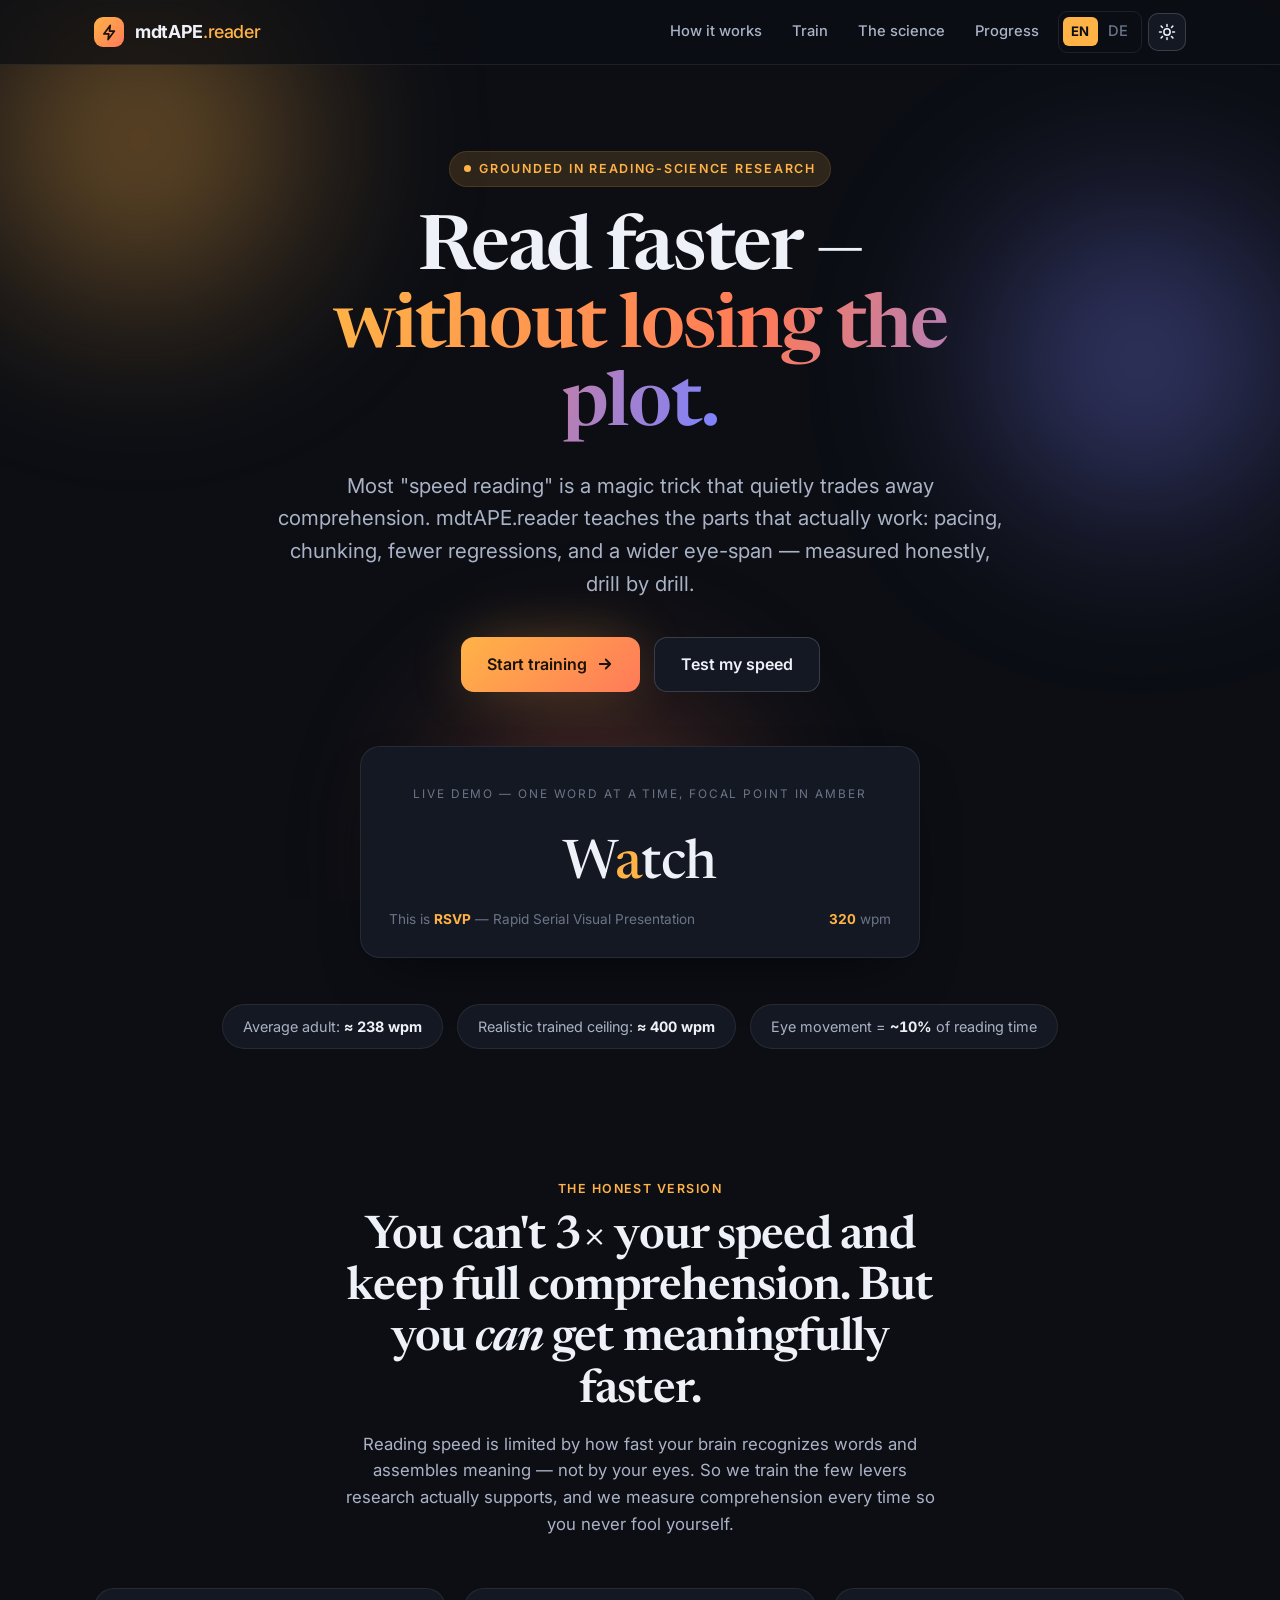
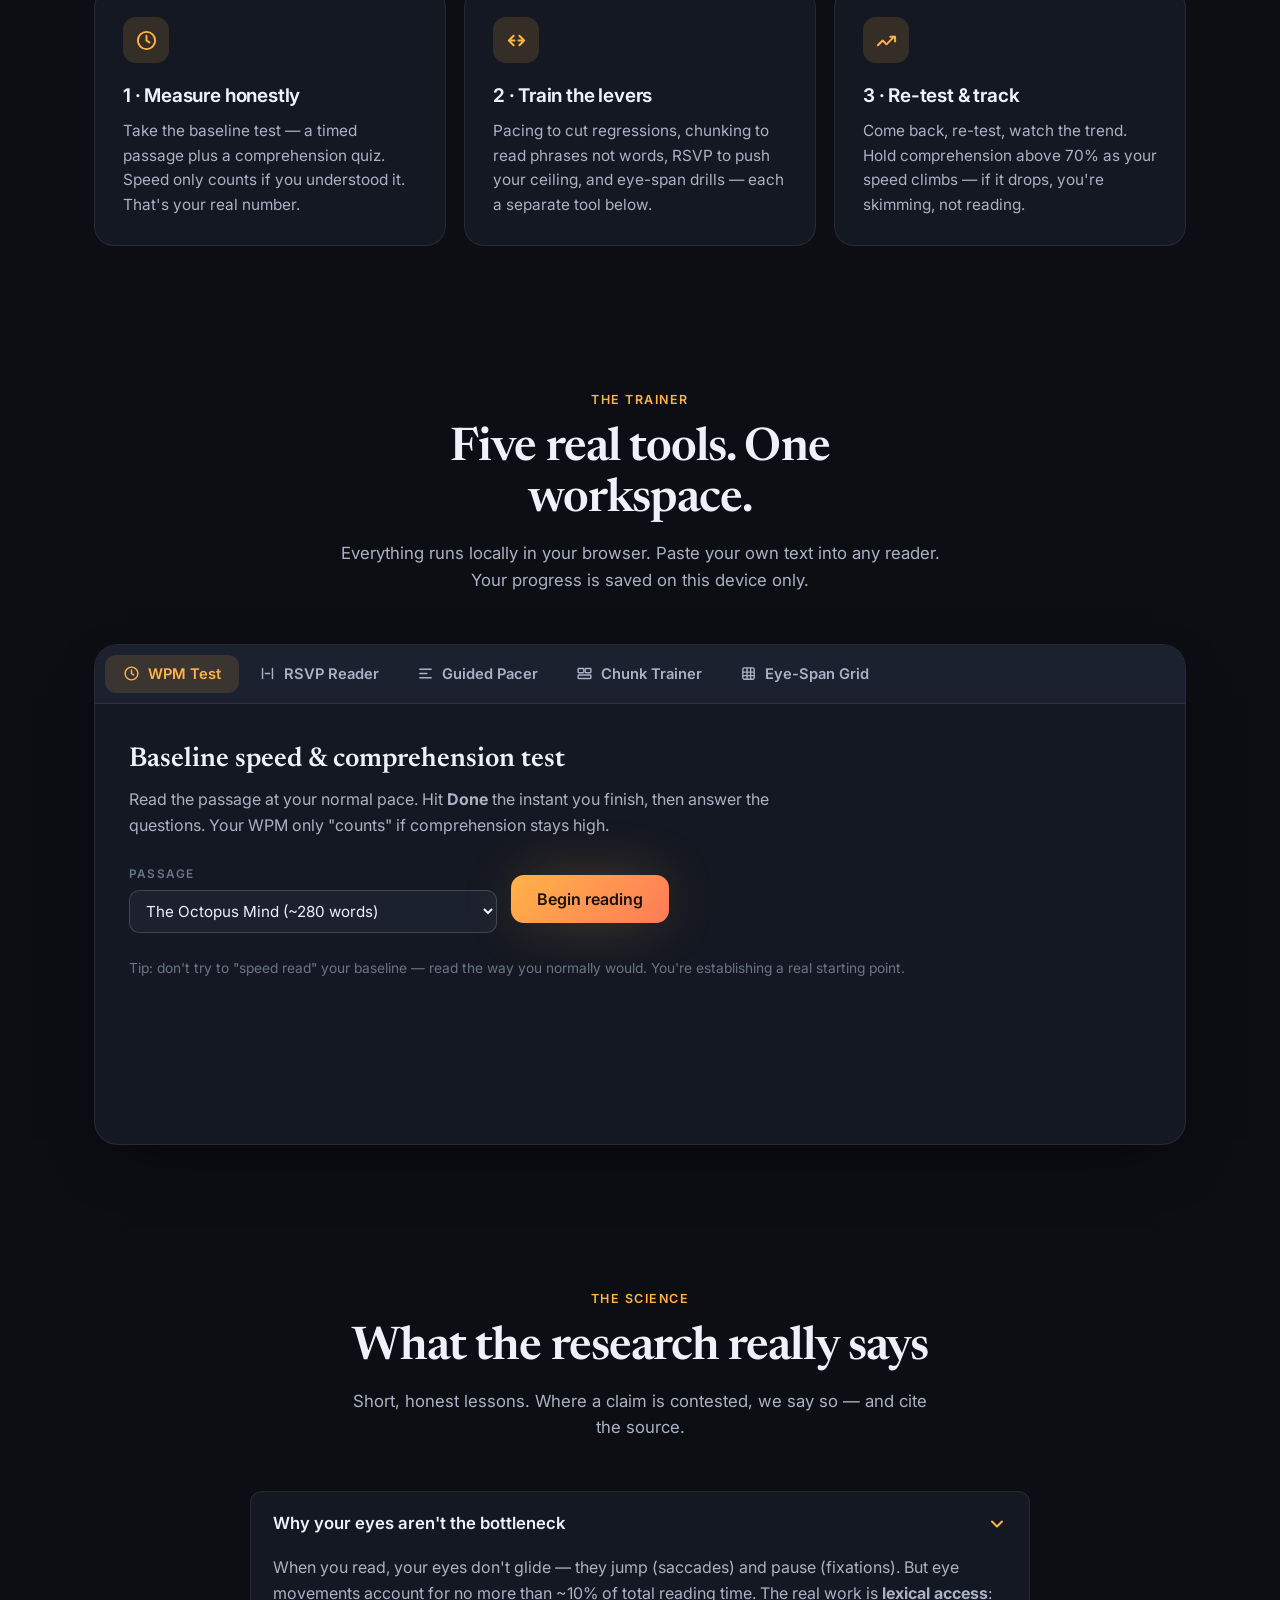
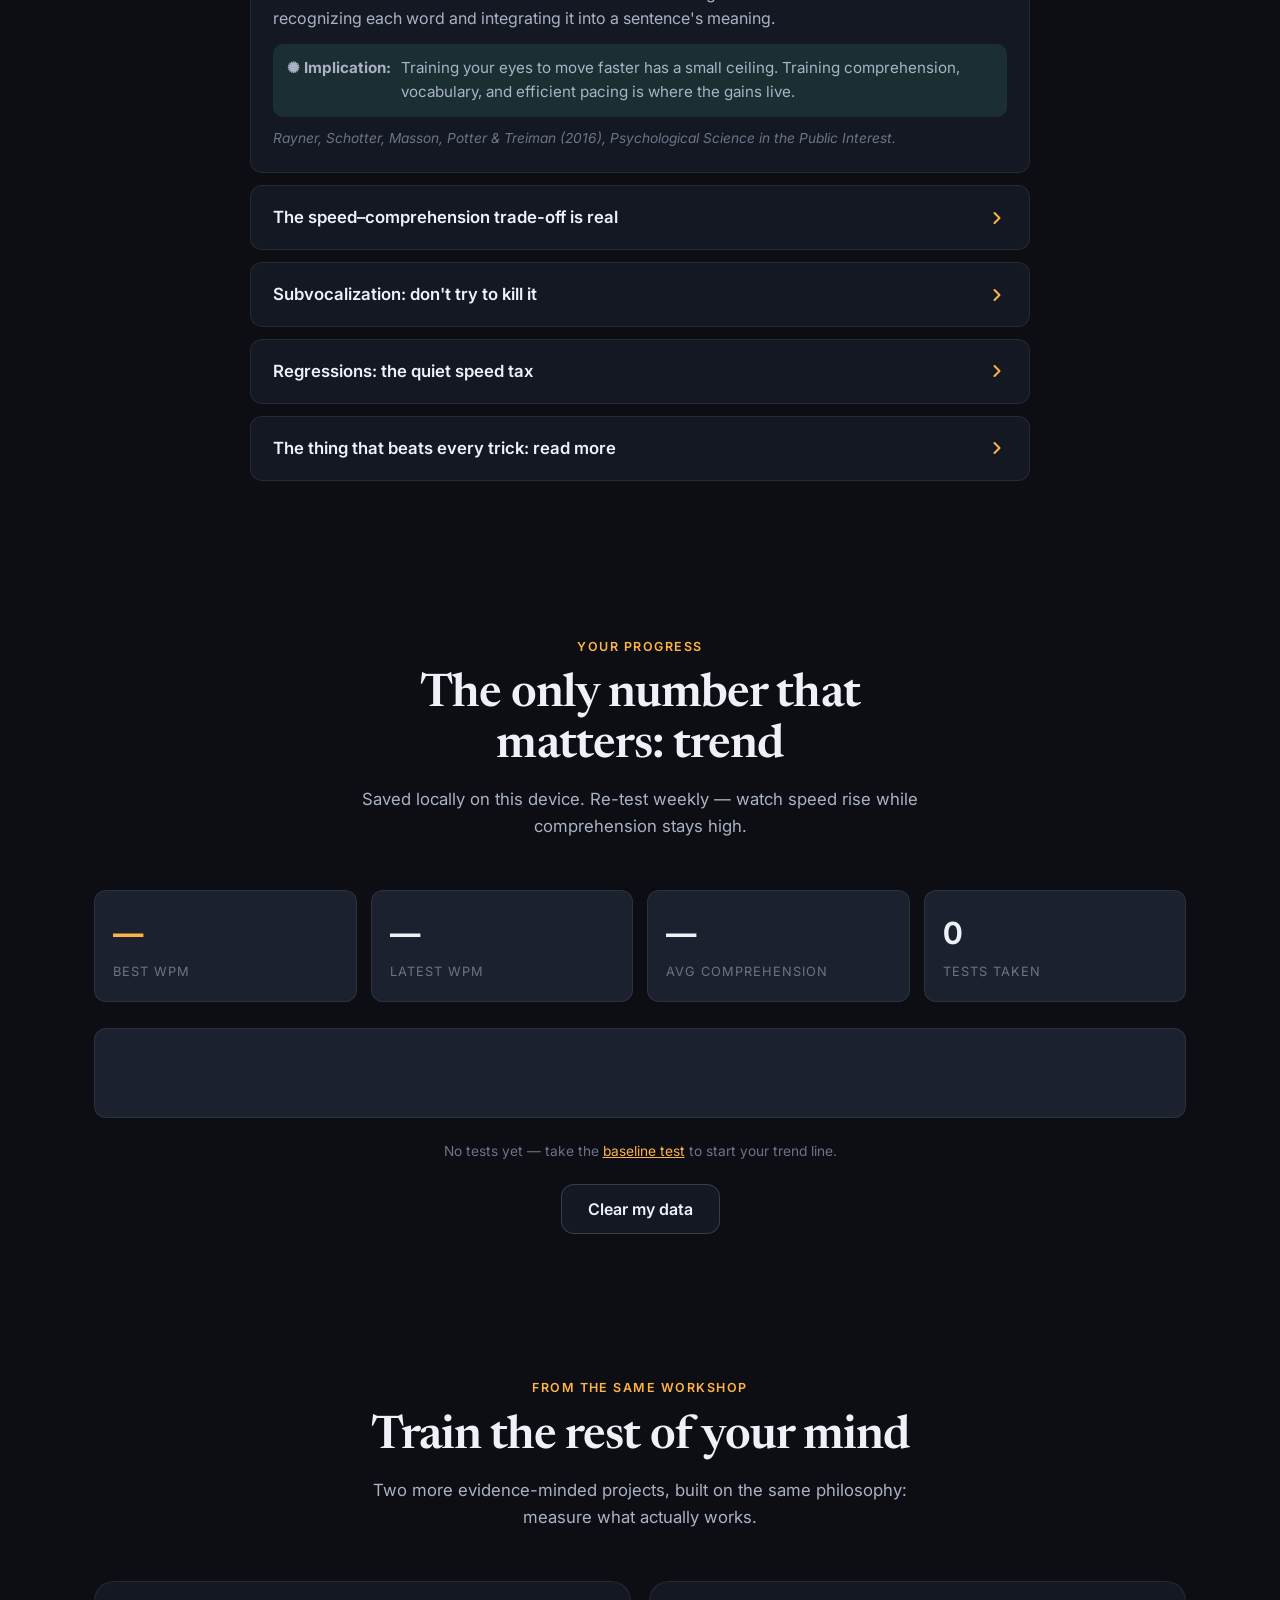
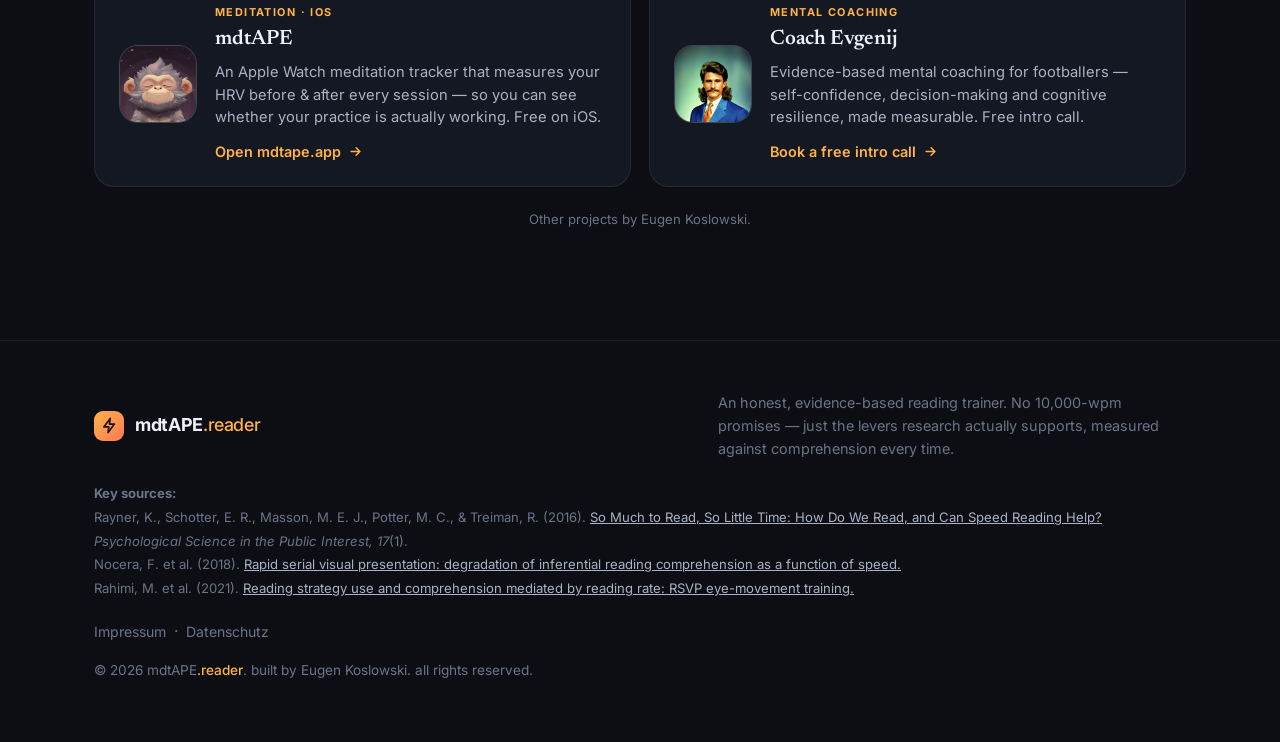
<file: index.html>
<!DOCTYPE html>
<html lang="en" data-theme="night">
<head>
<meta charset="UTF-8" />
<meta name="viewport" content="width=device-width, initial-scale=1.0" />
<title>mdtAPE.reader — Learn to Read Faster, Backed by Science</title>
<meta name="description" content="Evidence-based speed-reading training: RSVP reader, pacing drills, eye-span trainer, and a real WPM + comprehension test. No myths — just what the research supports." />
<meta name="keywords" content="speed reading, read faster, reading speed test, words per minute, WPM test, RSVP reader, reading comprehension, eye-span training, Schulte table, learn to read faster" />
<meta name="author" content="Eugen Koslowski" />
<meta name="copyright" content="© 2026 Eugen Koslowski. All rights reserved." />
<meta name="robots" content="index, follow, max-image-preview:large, max-snippet:-1" />
<meta name="theme-color" content="#0c0e14" />
<meta name="color-scheme" content="dark light" />

<!-- Canonical + language alternates -->
<link rel="canonical" href="https://reader.mdtape.app/" />
<link rel="alternate" hreflang="en" href="https://reader.mdtape.app/" />
<link rel="alternate" hreflang="de" href="https://reader.mdtape.app/de/" />
<link rel="alternate" hreflang="x-default" href="https://reader.mdtape.app/" />

<!-- Open Graph -->
<meta property="og:type" content="website" />
<meta property="og:site_name" content="mdtAPE.reader" />
<meta property="og:title" content="mdtAPE.reader — Learn to Read Faster, Backed by Science" />
<meta property="og:description" content="An honest, evidence-based speed-reading trainer: RSVP reader, pacing drills, eye-span training, and a real WPM + comprehension test. No 10,000-wpm myths." />
<meta property="og:url" content="https://reader.mdtape.app/" />
<meta property="og:image" content="https://reader.mdtape.app/og-image.png" />
<meta property="og:image:width" content="1200" />
<meta property="og:image:height" content="630" />
<meta property="og:image:alt" content="mdtAPE.reader — read faster, without losing the plot." />
<meta property="og:locale" content="en_US" />
<meta property="og:locale:alternate" content="de_DE" />

<!-- Twitter -->
<meta name="twitter:card" content="summary_large_image" />
<meta name="twitter:title" content="mdtAPE.reader — Learn to Read Faster, Backed by Science" />
<meta name="twitter:description" content="An honest, evidence-based speed-reading trainer. Test your WPM + comprehension, then train the levers research actually supports." />
<meta name="twitter:image" content="https://reader.mdtape.app/og-image.png" />

<!-- Structured data -->
<script type="application/ld+json">
{"@context":"https://schema.org","@type":"WebApplication","name":"mdtAPE.reader","alternateName":"mdtAPE.reader Speed Reading Trainer","url":"https://reader.mdtape.app/","description":"An honest, evidence-based speed-reading trainer with an RSVP reader, guided pacer, chunk trainer, Schulte eye-span grid, and a real WPM + comprehension test.","applicationCategory":"EducationalApplication","operatingSystem":"Web browser","browserRequirements":"Requires JavaScript","inLanguage":["en","de"],"isAccessibleForFree":true,"offers":{"@type":"Offer","price":"0","priceCurrency":"USD"}}
</script>
<script type="application/ld+json">
{"@context":"https://schema.org","@type":"FAQPage","inLanguage":"en","mainEntity":[{"@type":"Question","name":"Are your eyes the bottleneck when reading fast?","acceptedAnswer":{"@type":"Answer","text":"No. Eye movements account for only about 10% of reading time. The real limit is recognizing each word and integrating it into a sentence's meaning, so training eye speed has a low ceiling while comprehension, vocabulary and pacing matter more."}},{"@type":"Question","name":"Can you read 1,000+ words per minute with full comprehension?","acceptedAnswer":{"@type":"Answer","text":"No. There is a real speed-comprehension trade-off. RSVP studies show comprehension holding up to about 350 wpm and then dropping as speed rises. Reading much faster than that becomes skimming, which is a separate skill."}},{"@type":"Question","name":"Should you eliminate subvocalization to read faster?","acceptedAnswer":{"@type":"Answer","text":"Not entirely. The inner voice supports comprehension, especially for difficult text. Reduce full word-by-word subvocalization by reading in chunks and pacing slightly faster than comfortable, rather than forcing it off."}},{"@type":"Question","name":"What are regressions and do they slow reading?","acceptedAnswer":{"@type":"Answer","text":"Regressions are small backward eye-jumps to reread, around 10 to 15% of eye movements. Many are habitual and unnecessary, and a pacer reduces them, but some rereading is genuinely needed for hard text so it should not be banned."}},{"@type":"Question","name":"What is the most reliable way to read faster?","acceptedAnswer":{"@type":"Answer","text":"Practice and vocabulary. Familiar words are recognized almost instantly, so broad daily reading and a strong vocabulary do more for reading speed than any single technique or trick."}}]}
</script>

<link rel="preconnect" href="https://fonts.bunny.net" crossorigin />
<link href="https://fonts.bunny.net/css?family=inter:400,500,600,700&family=newsreader:400,500,600&display=swap" rel="stylesheet" />
<script>document.documentElement.classList.add('js')</script>
<link rel="stylesheet" href="styles.css" />
<link rel="icon" href="data:image/svg+xml,<svg xmlns='http://www.w3.org/2000/svg' viewBox='0 0 100 100'><text y='.9em' font-size='90'>⚡</text></svg>" />
</head>
<body>

<div class="aurora"><span></span><span></span><span></span></div>

<!-- ============ NAV ============ -->
<header class="nav">
  <div class="wrap nav-inner">
    <div class="brand">
      <div class="mark">
        <svg viewBox="0 0 24 24" fill="none" stroke="#1a1206" stroke-width="2.4" stroke-linecap="round" stroke-linejoin="round"><path d="M13 2 4 14h7l-1 8 9-12h-7z"/></svg>
      </div>
      <span class="wm">mdtAPE<span class="rd">.reader</span></span>
    </div>
    <nav class="nav-links" id="navLinks">
      <a href="#how">How it works</a>
      <a href="#train">Train</a>
      <a href="#learn">The science</a>
      <a href="#progress">Progress</a>
      <span class="lang-switch"><b>EN</b><a href="de/index.html" hreflang="de" title="Auf Deutsch lesen">DE</a></span>
      <button class="theme-toggle" id="themeBtn" aria-label="Toggle theme" title="Toggle theme">
        <svg id="themeIcon" viewBox="0 0 24 24" fill="none" stroke="currentColor" stroke-width="2" stroke-linecap="round" stroke-linejoin="round"><path d="M21 12.8A9 9 0 1 1 11.2 3 7 7 0 0 0 21 12.8z"/></svg>
      </button>
    </nav>
    <button class="nav-burger" id="navBurger" aria-label="Menu" aria-expanded="false" aria-controls="navLinks">
      <svg class="bars" viewBox="0 0 24 24" fill="none" stroke="currentColor" stroke-width="2" stroke-linecap="round"><path d="M4 7h16M4 12h16M4 17h16"/></svg>
      <svg class="x" viewBox="0 0 24 24" fill="none" stroke="currentColor" stroke-width="2" stroke-linecap="round"><path d="M6 6l12 12M18 6 6 18"/></svg>
    </button>
  </div>
</header>

<!-- ============ HERO ============ -->
<section class="hero">
  <div class="wrap">
    <span class="eyebrow reveal"><span class="dot"></span> Grounded in reading-science research</span>
    <h1 class="reveal" data-d="1">Read faster — <span class="grad">without losing the plot.</span></h1>
    <p class="lede reveal" data-d="2">Most "speed reading" is a magic trick that quietly trades away comprehension. mdtAPE.reader teaches the parts that actually work: pacing, chunking, fewer regressions, and a wider eye-span — measured honestly, drill by drill.</p>
    <div class="cta-row reveal" data-d="3">
      <a href="#train" class="btn btn-primary">Start training
        <svg viewBox="0 0 24 24" width="18" fill="none" stroke="currentColor" stroke-width="2.4" stroke-linecap="round" stroke-linejoin="round"><path d="M5 12h14M13 6l6 6-6 6"/></svg>
      </a>
      <a href="#test" class="btn btn-ghost">Test my speed</a>
    </div>

    <!-- live RSVP demo -->
    <div class="hero-demo reveal" data-d="3">
      <div class="label">Live demo — one word at a time, focal point in amber</div>
      <div class="rsvp-stage">
        <div class="reader-word" id="heroWord"><span>mdtAPE.reader</span></div>
      </div>
      <div class="demo-meta">
        <span>This is <b>RSVP</b> — Rapid Serial Visual Presentation</span>
        <span><b id="heroWpm">320</b> wpm</span>
      </div>
    </div>

    <div class="stat-ribbon reveal" data-d="4">
      <span class="stat-pill">Average adult: <b>≈ 238 wpm</b></span>
      <span class="stat-pill">Realistic trained ceiling: <b>≈ 400 wpm</b></span>
      <span class="stat-pill">Eye movement = <b>~10%</b> of reading time</span>
    </div>
  </div>
</section>

<!-- ============ HOW IT WORKS ============ -->
<section id="how">
  <div class="wrap">
    <div class="section-head reveal">
      <span class="kicker">The honest version</span>
      <h2>You can't 3× your speed and keep full comprehension. But you <em>can</em> get meaningfully faster.</h2>
      <p>Reading speed is limited by how fast your brain recognizes words and assembles meaning — not by your eyes. So we train the few levers research actually supports, and we measure comprehension every time so you never fool yourself.</p>
    </div>
    <div class="grid grid-3">
      <div class="card reveal" data-d="1">
        <div class="ic"><svg viewBox="0 0 24 24" fill="none" stroke="currentColor" stroke-width="2" stroke-linecap="round"><circle cx="12" cy="12" r="9"/><path d="M12 7v5l3 2"/></svg></div>
        <h3>1 · Measure honestly</h3>
        <p>Take the baseline test — a timed passage plus a comprehension quiz. Speed only counts if you understood it. That's your real number.</p>
      </div>
      <div class="card reveal" data-d="2">
        <div class="ic"><svg viewBox="0 0 24 24" fill="none" stroke="currentColor" stroke-width="2" stroke-linecap="round" stroke-linejoin="round"><path d="M4 12h6M14 12h6M9 7l-5 5 5 5M15 7l5 5-5 5"/></svg></div>
        <h3>2 · Train the levers</h3>
        <p>Pacing to cut regressions, chunking to read phrases not words, RSVP to push your ceiling, and eye-span drills — each a separate tool below.</p>
      </div>
      <div class="card reveal" data-d="3">
        <div class="ic"><svg viewBox="0 0 24 24" fill="none" stroke="currentColor" stroke-width="2" stroke-linecap="round" stroke-linejoin="round"><path d="M3 17l5-5 4 4 8-8M21 8v5M21 8h-5"/></svg></div>
        <h3>3 · Re-test &amp; track</h3>
        <p>Come back, re-test, watch the trend. Hold comprehension above 70% as your speed climbs — if it drops, you're skimming, not reading.</p>
      </div>
    </div>
  </div>
</section>

<!-- ============ TRAIN (the app) ============ -->
<section id="train">
  <div class="wrap">
    <div class="section-head reveal">
      <span class="kicker">The trainer</span>
      <h2>Five real tools. One workspace.</h2>
      <p>Everything runs locally in your browser. Paste your own text into any reader. Your progress is saved on this device only.</p>
    </div>

    <div class="tool-shell reveal" data-d="1">
      <div class="tool-tabs" id="toolTabs">
        <button class="tool-tab active" data-tab="test" id="test">
          <svg viewBox="0 0 24 24" fill="none" stroke="currentColor" stroke-width="2" stroke-linecap="round"><circle cx="12" cy="12" r="9"/><path d="M12 7v5l3 2"/></svg>WPM Test</button>
        <button class="tool-tab" data-tab="rsvp">
          <svg viewBox="0 0 24 24" fill="none" stroke="currentColor" stroke-width="2" stroke-linecap="round"><path d="M5 5v14M19 5v14M9 12h6"/></svg>RSVP Reader</button>
        <button class="tool-tab" data-tab="pacer">
          <svg viewBox="0 0 24 24" fill="none" stroke="currentColor" stroke-width="2" stroke-linecap="round" stroke-linejoin="round"><path d="M4 6h16M4 12h10M4 18h16"/></svg>Guided Pacer</button>
        <button class="tool-tab" data-tab="chunk">
          <svg viewBox="0 0 24 24" fill="none" stroke="currentColor" stroke-width="2" stroke-linecap="round"><rect x="3" y="5" width="8" height="6" rx="1"/><rect x="13" y="5" width="8" height="6" rx="1"/><rect x="3" y="14" width="18" height="5" rx="1"/></svg>Chunk Trainer</button>
        <button class="tool-tab" data-tab="schulte">
          <svg viewBox="0 0 24 24" fill="none" stroke="currentColor" stroke-width="2"><rect x="4" y="4" width="16" height="16" rx="2"/><path d="M4 10h16M4 15h16M10 4v16M15 4v16"/></svg>Eye-Span Grid</button>
      </div>

      <div class="tool-body">

        <!-- ===== WPM TEST ===== -->
        <div class="panel active" data-panel="test">
          <h3 class="panel-title">Baseline speed &amp; comprehension test</h3>
          <p class="panel-sub">Read the passage at your normal pace. Hit <b>Done</b> the instant you finish, then answer the questions. Your WPM only "counts" if comprehension stays high.</p>

          <div id="testIntro">
            <div class="controls">
              <div class="field">
                <label>Passage</label>
                <select id="testPassage"></select>
              </div>
              <button class="btn btn-primary" id="testStart">Begin reading</button>
            </div>
            <p class="note">Tip: don't try to "speed read" your baseline — read the way you normally would. You're establishing a real starting point.</p>
          </div>

          <div id="testReading" class="hidden">
            <div class="controls" style="justify-content:space-between">
              <span class="muted">Reading… timer running</span>
              <button class="btn btn-primary" id="testDone">I'm done ✓</button>
            </div>
            <div class="test-passage" id="testText"></div>
          </div>

          <div id="testQuiz" class="hidden">
            <div id="quizBox"></div>
            <button class="btn btn-primary" id="quizSubmit">See my result</button>
          </div>

          <div id="testResult" class="hidden"></div>
        </div>

        <!-- ===== RSVP READER ===== -->
        <div class="panel" data-panel="rsvp">
          <h3 class="panel-title">RSVP reader</h3>
          <p class="panel-sub">Words flash one-by-one at a fixed point so your eyes never move. Comprehension holds up to ~350 wpm; push past that only in short sprints. The amber letter is the <em>optimal recognition point</em> your eye should anchor on.</p>

          <div class="reader-stage">
            <span class="focal-line top"></span><span class="focal-line bot"></span>
            <span class="tick t"></span><span class="tick b"></span>
            <div class="reader-word" id="rsvpWord">Ready</div>
          </div>
          <div class="reader-progress"><span id="rsvpBar"></span></div>

          <div class="controls">
            <div class="field">
              <label>Speed <span class="val" id="rsvpWpmVal">300</span> wpm</label>
              <input type="range" id="rsvpWpm" min="150" max="700" step="10" value="300" />
            </div>
            <div class="field">
              <label>Words per flash</label>
              <div class="seg" id="rsvpChunk">
                <button class="on" data-c="1">1</button><button data-c="2">2</button><button data-c="3">3</button>
              </div>
            </div>
          </div>
          <div class="btn-row">
            <button class="btn btn-primary" id="rsvpPlay">▶ Play</button>
            <button class="btn btn-ghost" id="rsvpReset">↺ Restart</button>
            <span class="muted" id="rsvpStatus"></span>
          </div>
          <div class="field mt" style="width:100%">
            <label>Your text (paste anything)</label>
            <textarea id="rsvpText"></textarea>
          </div>
        </div>

        <!-- ===== GUIDED PACER ===== -->
        <div class="panel" data-panel="pacer">
          <h3 class="panel-title">Guided pacer</h3>
          <p class="panel-sub">A moving highlight pulls your eyes forward at a set pace, the way a finger or pen does. This is the single most evidence-friendly drill: it cuts <em>regressions</em> — the involuntary backward jumps that eat ~15% of reading time.</p>

          <div class="controls">
            <div class="field">
              <label>Pace <span class="val" id="pacerWpmVal">320</span> wpm</label>
              <input type="range" id="pacerWpm" min="150" max="650" step="10" value="320" />
            </div>
            <div class="field">
              <label>Highlight size</label>
              <div class="seg" id="pacerChunk">
                <button data-c="1">1 word</button><button class="on" data-c="2">2 words</button><button data-c="3">3 words</button>
              </div>
            </div>
            <button class="btn btn-primary" id="pacerPlay">▶ Start</button>
            <button class="btn btn-ghost" id="pacerReset">↺ Reset</button>
          </div>
          <div class="paced-text" id="pacerText"></div>
          <div class="field mt" style="width:100%">
            <label>Your text</label>
            <textarea id="pacerInput"></textarea>
          </div>
        </div>

        <!-- ===== CHUNK TRAINER ===== -->
        <div class="panel" data-panel="chunk">
          <h3 class="panel-title">Chunk &amp; peripheral-span trainer</h3>
          <p class="panel-sub">Flashes a phrase, then hides it. Train yourself to <em>take in 2–4 words per fixation</em> instead of one. Fewer fixations per line = fewer stops = faster reading, and it naturally crowds out word-by-word subvocalizing.</p>

          <div class="reader-stage" style="min-height:160px">
            <div class="reader-word" id="chunkWord" style="font-size:clamp(1.5rem,4vw,2.4rem)">Press start</div>
          </div>
          <div class="controls">
            <div class="field">
              <label>Flash time <span class="val" id="chunkMsVal">450</span> ms</label>
              <input type="range" id="chunkMs" min="180" max="900" step="30" value="450" />
            </div>
            <div class="field">
              <label>Words per chunk</label>
              <div class="seg" id="chunkSize">
                <button data-c="2" class="on">2</button><button data-c="3">3</button><button data-c="4">4</button>
              </div>
            </div>
            <button class="btn btn-primary" id="chunkPlay">▶ Start</button>
          </div>
          <div class="callout">
            <svg viewBox="0 0 24 24" fill="none" stroke="currentColor" stroke-width="2" stroke-linecap="round"><circle cx="12" cy="12" r="9"/><path d="M12 8h.01M11 12h1v4h1"/></svg>
            <p>Goal: read the whole chunk in a <b>single glance</b> without moving your eyes across it. If you can't, slow the flash down. Comfort first, speed second.</p>
          </div>
        </div>

        <!-- ===== SCHULTE ===== -->
        <div class="panel" data-panel="schulte">
          <h3 class="panel-title">Eye-span grid (Schulte table)</h3>
          <p class="panel-sub">Fix your gaze on the centre square, then find the numbers <b>1 → 25</b> in order using only your peripheral vision. A classic drill for widening the visual span you can take in per fixation. Beat your own time.</p>

          <div class="controls" style="justify-content:center">
            <button class="btn btn-primary" id="schulteStart">▶ New game</button>
            <span class="muted">Next: <b id="schulteNext" style="color:var(--accent)">—</b></span>
            <span class="muted">Time: <b id="schulteTime" style="color:var(--accent);font-variant-numeric:tabular-nums">0.0s</b></span>
          </div>
          <div class="schulte" id="schulteGrid"></div>
          <p class="note center">Keep your eyes pinned to the middle. Searching with peripheral vision is the whole point — darting around defeats it.</p>
        </div>

      </div>
    </div>
  </div>
</section>

<!-- ============ LEARN / SCIENCE ============ -->
<section id="learn">
  <div class="wrap">
    <div class="section-head reveal">
      <span class="kicker">The science</span>
      <h2>What the research really says</h2>
      <p>Short, honest lessons. Where a claim is contested, we say so — and cite the source.</p>
    </div>

    <div style="max-width:780px;margin:0 auto">
      <details class="lesson reveal" open>
        <summary>Why your eyes aren't the bottleneck <svg class="chev" viewBox="0 0 24 24" width="20" fill="none" stroke="currentColor" stroke-width="2.4" stroke-linecap="round" stroke-linejoin="round"><path d="M9 6l6 6-6 6"/></svg></summary>
        <div class="body">
          <p>When you read, your eyes don't glide — they jump (saccades) and pause (fixations). But eye movements account for no more than ~10% of total reading time. The real work is <b>lexical access</b>: recognizing each word and integrating it into a sentence's meaning.</p>
          <div class="myth fact"><b>✺ Implication:</b><span>Training your eyes to move faster has a small ceiling. Training comprehension, vocabulary, and efficient pacing is where the gains live.</span></div>
          <cite>Rayner, Schotter, Masson, Potter &amp; Treiman (2016), <em>Psychological Science in the Public Interest</em>.</cite>
        </div>
      </details>

      <details class="lesson reveal">
        <summary>The speed–comprehension trade-off is real <svg class="chev" viewBox="0 0 24 24" width="20" fill="none" stroke="currentColor" stroke-width="2.4" stroke-linecap="round" stroke-linejoin="round"><path d="M9 6l6 6-6 6"/></svg></summary>
        <div class="body">
          <div class="myth bust"><b>✗ Myth:</b><span>"Read 1,000–2,000 wpm with full comprehension."</span></div>
          <div class="myth fact"><b>✓ Fact:</b><span>Beyond a point, going faster <em>must</em> sacrifice comprehension — you're sampling words, not reading them. That's skimming, which is a useful, separate skill.</span></div>
          <p>RSVP studies show comprehension holding steady up to ~350 wpm, then dropping off as speed climbs. So aim to read your normal material in the 300–450 range with comprehension intact, and use deliberate skimming when you only need the gist.</p>
          <cite>Nocera et al. (2018), RSVP &amp; inferential comprehension; Rayner et al. (2016).</cite>
        </div>
      </details>

      <details class="lesson reveal">
        <summary>Subvocalization: don't try to kill it <svg class="chev" viewBox="0 0 24 24" width="20" fill="none" stroke="currentColor" stroke-width="2.4" stroke-linecap="round" stroke-linejoin="round"><path d="M9 6l6 6-6 6"/></svg></summary>
        <div class="body">
          <p>Subvocalization is the inner voice that "says" words as you read. Popular advice says eliminate it to break past ~200 wpm. The nuance: the inner voice supports comprehension, especially for difficult text, and fully suppressing it can hurt understanding.</p>
          <div class="myth fact"><b>✓ Better goal:</b><span>Reduce <em>full</em> subvocalization of every word by reading in chunks and pacing slightly faster than comfortable. The voice fades to a lighter background trace on its own — you don't force it off.</span></div>
        </div>
      </details>

      <details class="lesson reveal">
        <summary>Regressions: the quiet speed tax <svg class="chev" viewBox="0 0 24 24" width="20" fill="none" stroke="currentColor" stroke-width="2.4" stroke-linecap="round" stroke-linejoin="round"><path d="M9 6l6 6-6 6"/></svg></summary>
        <div class="body">
          <p>Regressions are the small backward eye-jumps to re-read something — about 10–15% of saccades for typical readers. Many are unconscious and unnecessary. A pacer (finger, pen, or our Guided Pacer) gently discourages them.</p>
          <div class="myth bust"><b>⚠ Caveat:</b><span>Some regressions are genuinely needed for hard text. The win is removing the <em>habitual</em> ones, not banning rereading entirely — forcibly preventing rereading lowers comprehension.</span></div>
        </div>
      </details>

      <details class="lesson reveal">
        <summary>The thing that beats every trick: read more <svg class="chev" viewBox="0 0 24 24" width="20" fill="none" stroke="currentColor" stroke-width="2.4" stroke-linecap="round" stroke-linejoin="round"><path d="M9 6l6 6-6 6"/></svg></summary>
        <div class="body">
          <p>The most reliable predictor of reading speed is <b>practice and vocabulary</b>. Familiar words are recognized almost instantly; a broad vocabulary and wide background knowledge mean fewer slow, effortful look-ups mid-sentence.</p>
          <div class="callout"><svg viewBox="0 0 24 24" fill="none" stroke="currentColor" stroke-width="2" stroke-linecap="round"><path d="M4 19V5a2 2 0 0 1 2-2h12v18H6a2 2 0 0 1-2-2zM18 3v18"/></svg><p>15 minutes of daily reading in a domain you care about will outpace any app drill over a month. The tools here accelerate <em>that</em> habit — they don't replace it.</p></div>
        </div>
      </details>
    </div>
  </div>
</section>

<!-- ============ PROGRESS ============ -->
<section id="progress">
  <div class="wrap">
    <div class="section-head reveal">
      <span class="kicker">Your progress</span>
      <h2>The only number that matters: trend</h2>
      <p>Saved locally on this device. Re-test weekly — watch speed rise while comprehension stays high.</p>
    </div>

    <div class="reveal" data-d="1">
      <div class="stat-cards">
        <div class="stat-card"><b id="pgBest" style="color:var(--accent)">—</b><span>Best WPM</span></div>
        <div class="stat-card"><b id="pgLast">—</b><span>Latest WPM</span></div>
        <div class="stat-card"><b id="pgComp">—</b><span>Avg comprehension</span></div>
        <div class="stat-card"><b id="pgSessions">0</b><span>Tests taken</span></div>
      </div>
      <div class="spark" id="pgSpark"></div>
      <p class="note center mt" id="pgEmpty">No tests yet — take the <a href="#test" style="color:var(--accent)">baseline test</a> to start your trend line.</p>
      <div class="center mt"><button class="btn btn-ghost" id="pgClear">Clear my data</button></div>
    </div>
  </div>
</section>

<!-- ============ PARTNERS ============ -->
<section id="partners">
  <div class="wrap">
    <div class="section-head reveal">
      <span class="kicker">From the same workshop</span>
      <h2>Train the rest of your mind</h2>
      <p>Two more evidence-minded projects, built on the same philosophy: measure what actually works.</p>
    </div>
    <div class="banner-grid">
      <a class="banner reveal" data-d="1" href="https://mdtape.app/?ref=mdtape-reader" target="_blank" rel="noopener sponsored">
        <img class="logo" src="partners/mdtape-icon.png" alt="mdtAPE app icon" width="78" height="78" loading="lazy" />
        <div class="b-body">
          <div class="b-eye">Meditation · iOS</div>
          <div class="b-title">mdtAPE</div>
          <div class="b-desc">An Apple Watch meditation tracker that measures your HRV before &amp; after every session — so you can see whether your practice is actually working. Free on iOS.</div>
          <span class="b-cta">Open mdtape.app
            <svg viewBox="0 0 24 24" fill="none" stroke="currentColor" stroke-width="2.4" stroke-linecap="round" stroke-linejoin="round"><path d="M5 12h14M13 6l6 6-6 6"/></svg>
          </span>
        </div>
      </a>
      <a class="banner reveal" data-d="2" href="https://coach-evgenij.com/?ref=mdtape-reader" target="_blank" rel="noopener sponsored">
        <img class="logo" src="partners/coach-evgenij.webp" alt="Coach Evgenij portrait" width="78" height="78" loading="lazy" />
        <div class="b-body">
          <div class="b-eye">Mental coaching</div>
          <div class="b-title">Coach Evgenij</div>
          <div class="b-desc">Evidence-based mental coaching for footballers — self-confidence, decision-making and cognitive resilience, made measurable. Free intro call.</div>
          <span class="b-cta">Book a free intro call
            <svg viewBox="0 0 24 24" fill="none" stroke="currentColor" stroke-width="2.4" stroke-linecap="round" stroke-linejoin="round"><path d="M5 12h14M13 6l6 6-6 6"/></svg>
          </span>
        </div>
      </a>
    </div>
    <p class="partner-tag reveal">Other projects by Eugen Koslowski.</p>
  </div>
</section>

<!-- ============ FOOTER ============ -->
<footer>
  <div class="wrap">
    <div class="foot-inner">
      <div class="brand">
        <div class="mark"><svg viewBox="0 0 24 24" fill="none" stroke="#1a1206" stroke-width="2.4" stroke-linecap="round" stroke-linejoin="round"><path d="M13 2 4 14h7l-1 8 9-12h-7z"/></svg></div>
        <span class="wm">mdtAPE<span class="rd">.reader</span></span>
      </div>
      <p>An honest, evidence-based reading trainer. No 10,000-wpm promises — just the levers research actually supports, measured against comprehension every time.</p>
    </div>
    <div class="refs">
      <strong>Key sources:</strong><br/>
      Rayner, K., Schotter, E. R., Masson, M. E. J., Potter, M. C., &amp; Treiman, R. (2016). <a href="https://journals.sagepub.com/doi/10.1177/1529100615623267">So Much to Read, So Little Time: How Do We Read, and Can Speed Reading Help?</a> <em>Psychological Science in the Public Interest, 17</em>(1).<br/>
      Nocera, F. et al. (2018). <a href="https://consensus.app/papers/details/eb6f690af4835a55b60dcbdf13238348/">Rapid serial visual presentation: degradation of inferential reading comprehension as a function of speed.</a><br/>
      Rahimi, M. et al. (2021). <a href="https://consensus.app/papers/details/8e699ea50b335ae09e37276738ec1376/">Reading strategy use and comprehension mediated by reading rate: RSVP eye-movement training.</a>
    </div>
    <div class="foot-legal"><a href="impressum.html">Impressum</a><span>·</span><a href="datenschutz.html">Datenschutz</a></div>
    <p class="foot-copy">© <span id="footerYear">2026</span> mdtAPE<span class="rd">.reader</span>. built by Eugen Koslowski. all rights reserved.</p>
  </div>
</footer>

<script src="content.en.js"></script>
<script src="app.js"></script>
</body>
</html>
</file>
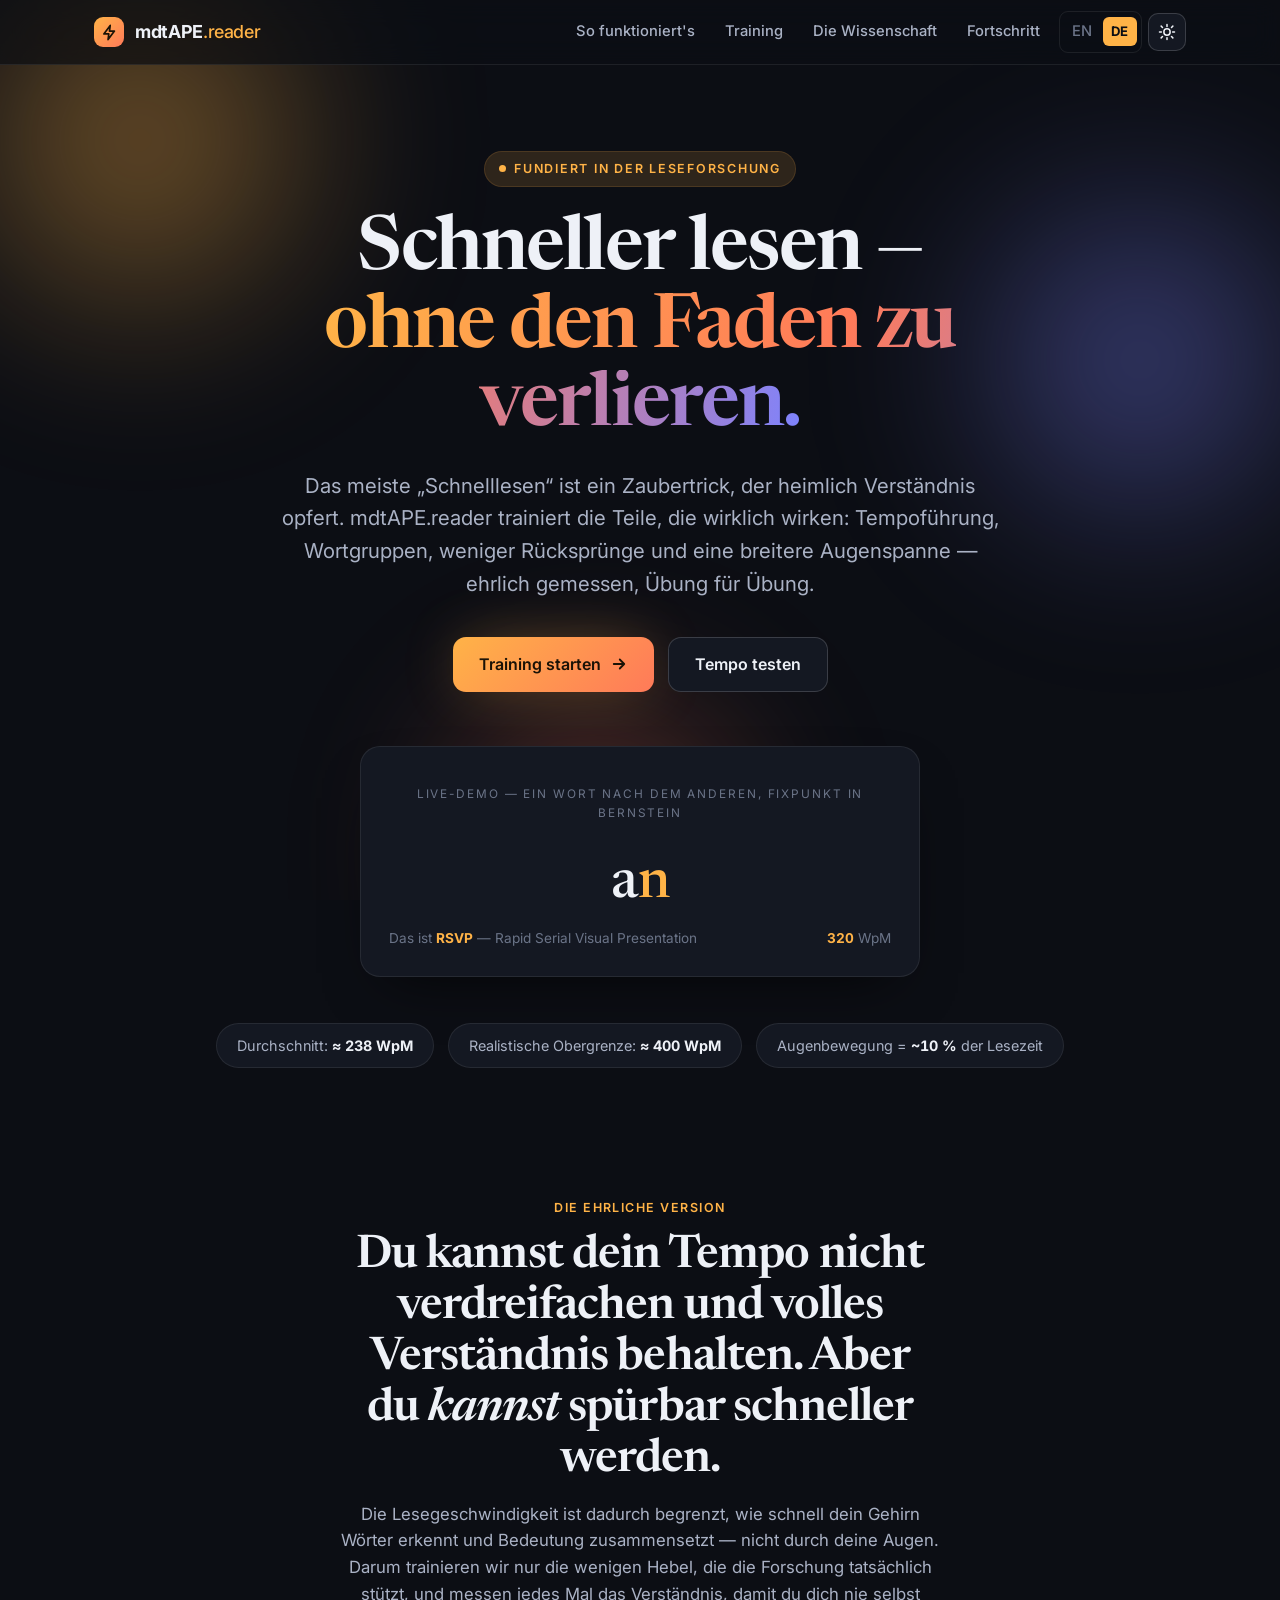
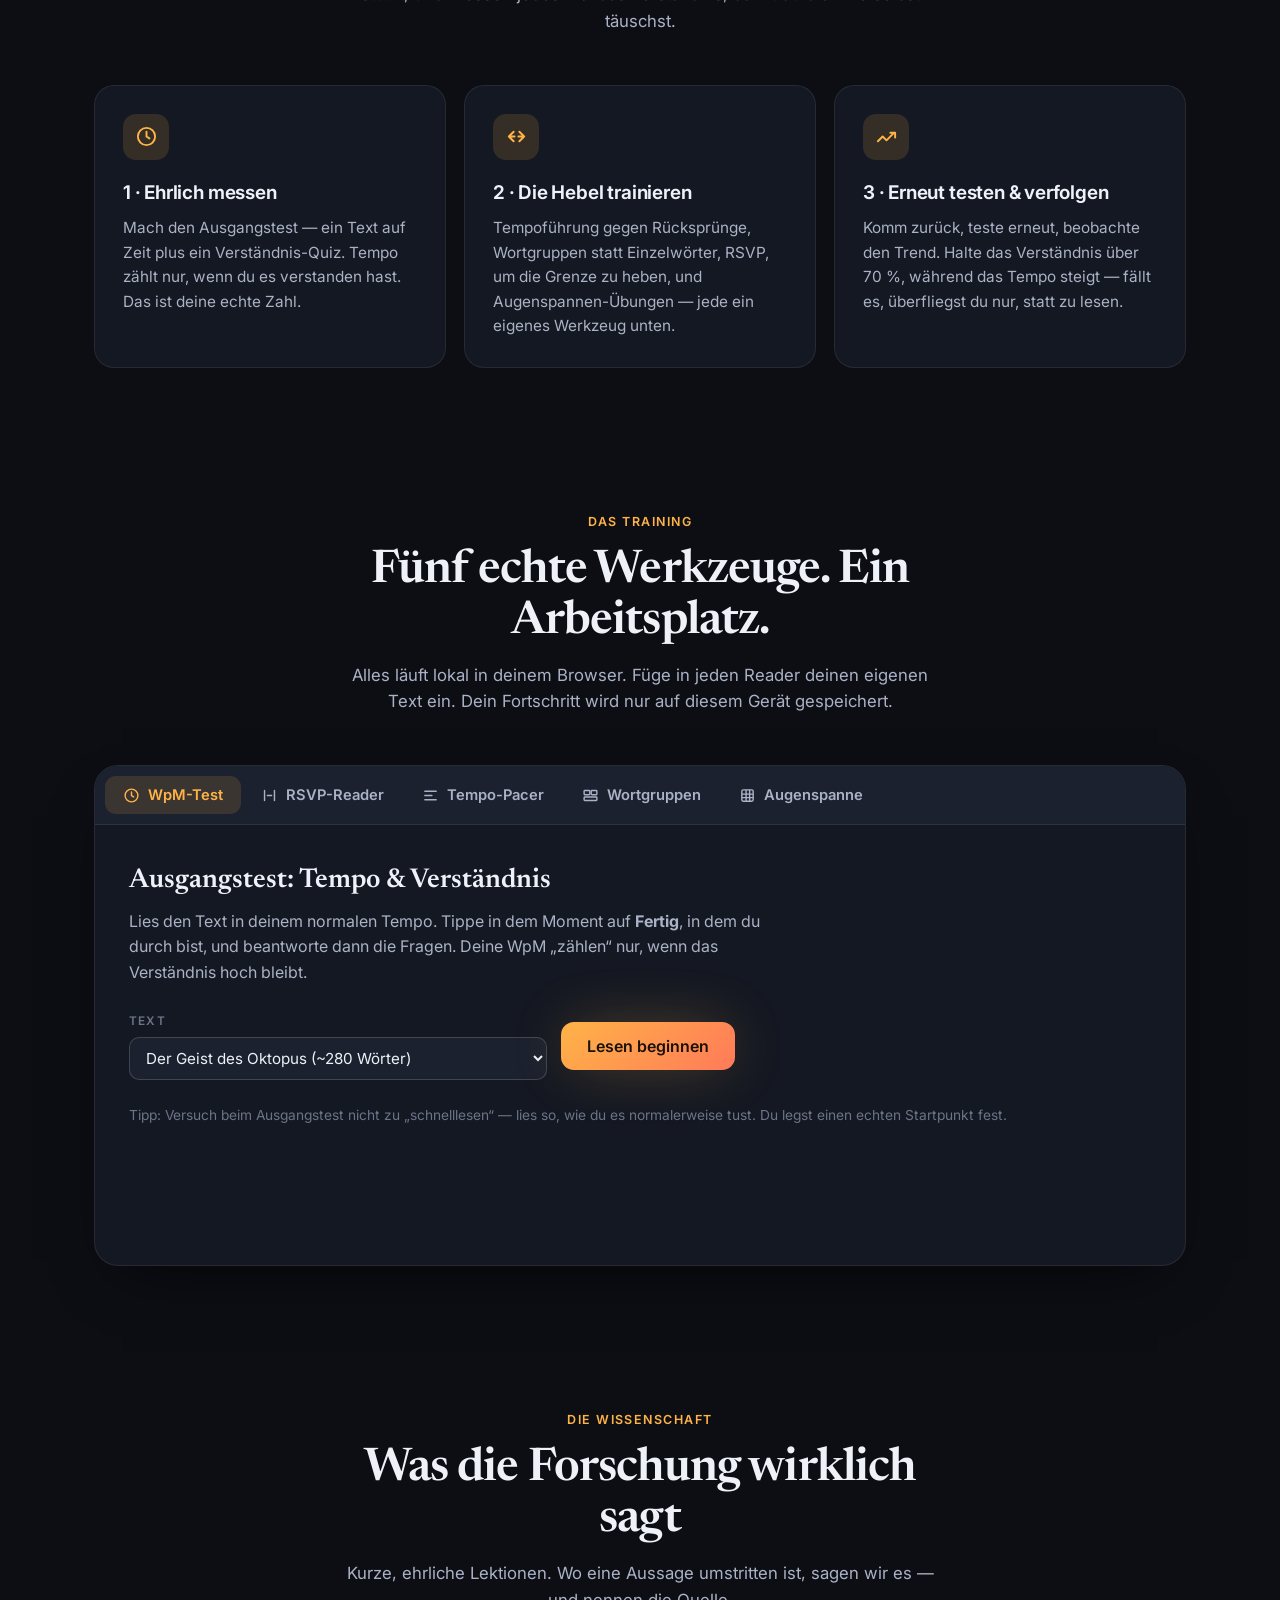
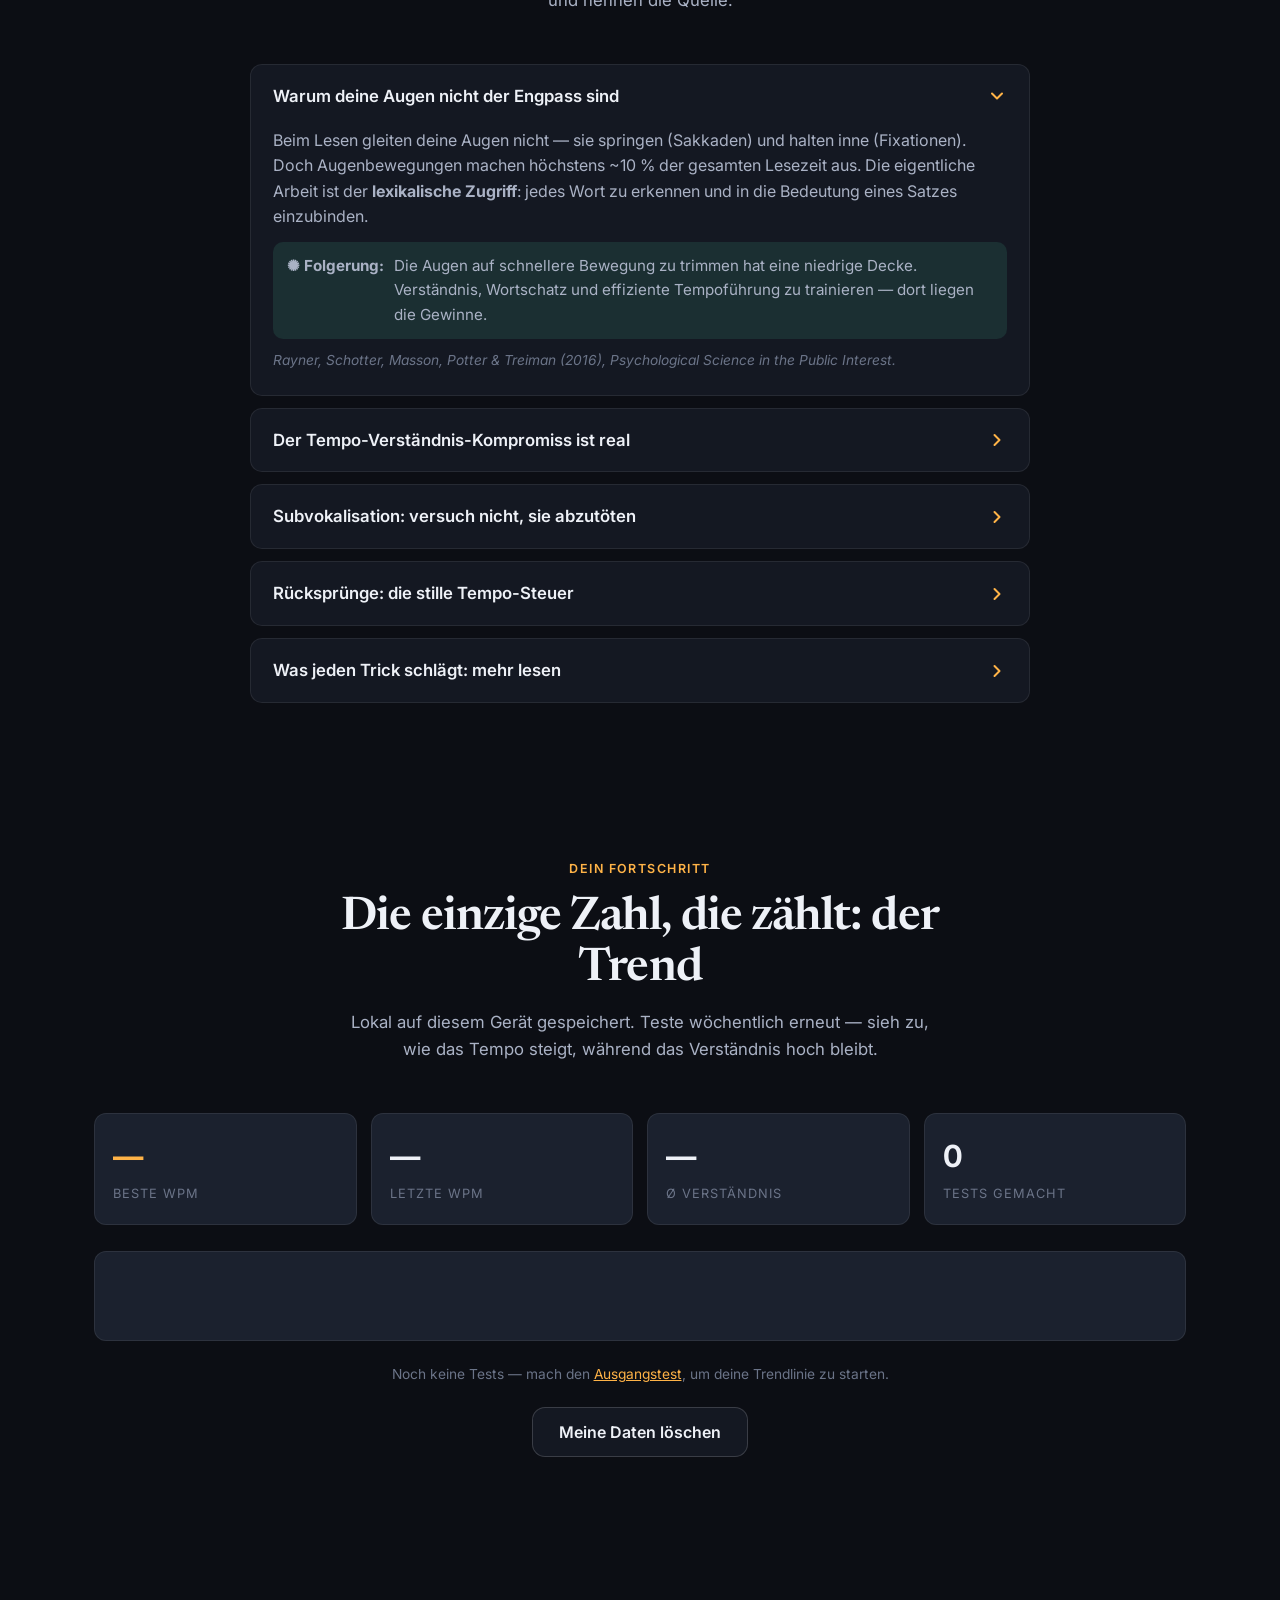
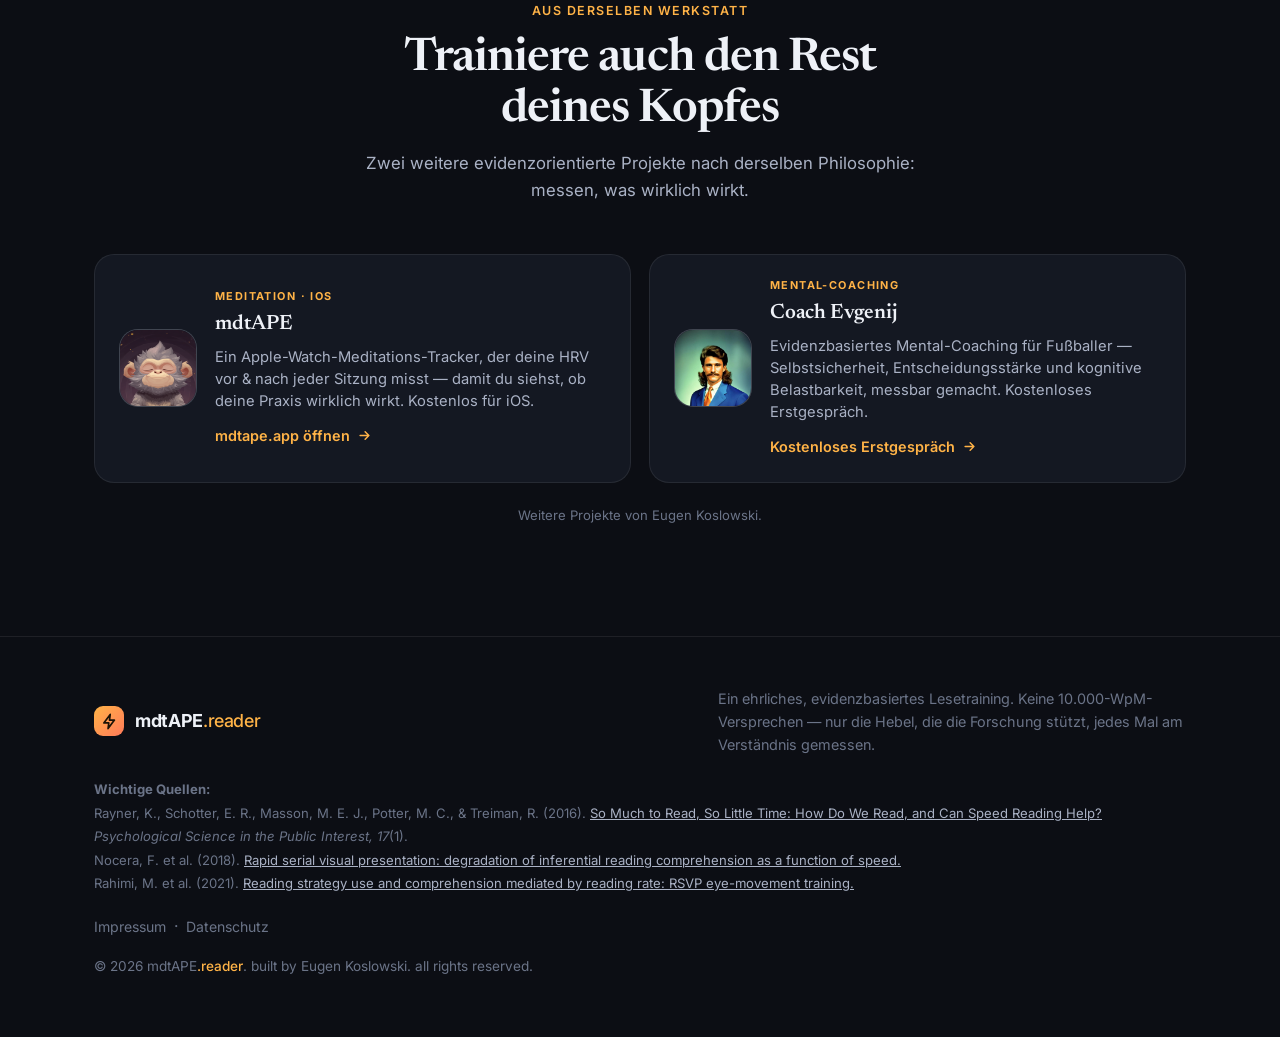
<file: de/index.html>
<!DOCTYPE html>
<html lang="de" data-theme="night">
<head>
<meta charset="UTF-8" />
<meta name="viewport" content="width=device-width, initial-scale=1.0" />
<title>mdtAPE.reader — Schneller lesen lernen, wissenschaftlich fundiert</title>
<meta name="description" content="Evidenzbasiertes Schnelllese-Training: RSVP-Reader, Tempo-Übungen, Augenspannen-Training und ein echter WpM- und Verständnistest. Keine Mythen — nur das, was die Forschung stützt." />
<meta name="keywords" content="schneller lesen, Schnelllesen, Lesegeschwindigkeit testen, Wörter pro Minute, WpM-Test, RSVP, Leseverständnis, Augenspanne, Schulte-Tabelle, schneller lesen lernen" />
<meta name="author" content="Eugen Koslowski" />
<meta name="copyright" content="© 2026 Eugen Koslowski. All rights reserved." />
<meta name="robots" content="index, follow, max-image-preview:large, max-snippet:-1" />
<meta name="theme-color" content="#0c0e14" />
<meta name="color-scheme" content="dark light" />

<!-- Canonical + language alternates -->
<link rel="canonical" href="https://reader.mdtape.app/de/" />
<link rel="alternate" hreflang="en" href="https://reader.mdtape.app/" />
<link rel="alternate" hreflang="de" href="https://reader.mdtape.app/de/" />
<link rel="alternate" hreflang="x-default" href="https://reader.mdtape.app/" />

<!-- Open Graph -->
<meta property="og:type" content="website" />
<meta property="og:site_name" content="mdtAPE.reader" />
<meta property="og:title" content="mdtAPE.reader — Schneller lesen lernen, wissenschaftlich fundiert" />
<meta property="og:description" content="Ein ehrliches, evidenzbasiertes Lesetraining: RSVP-Reader, Tempo-Übungen, Augenspannen-Training und ein echter WpM- und Verständnistest. Keine 10.000-WpM-Mythen." />
<meta property="og:url" content="https://reader.mdtape.app/de/" />
<meta property="og:image" content="https://reader.mdtape.app/og-image.png" />
<meta property="og:image:width" content="1200" />
<meta property="og:image:height" content="630" />
<meta property="og:image:alt" content="mdtAPE.reader — schneller lesen, ohne den Faden zu verlieren." />
<meta property="og:locale" content="de_DE" />
<meta property="og:locale:alternate" content="en_US" />

<!-- Twitter -->
<meta name="twitter:card" content="summary_large_image" />
<meta name="twitter:title" content="mdtAPE.reader — Schneller lesen lernen, wissenschaftlich fundiert" />
<meta name="twitter:description" content="Ein ehrliches, evidenzbasiertes Lesetraining. Teste deine WpM und dein Verständnis und trainiere die Hebel, die die Forschung stützt." />
<meta name="twitter:image" content="https://reader.mdtape.app/og-image.png" />

<!-- Structured data -->
<script type="application/ld+json">
{"@context":"https://schema.org","@type":"WebApplication","name":"mdtAPE.reader","alternateName":"mdtAPE.reader Schnelllese-Trainer","url":"https://reader.mdtape.app/de/","description":"Ein ehrliches, evidenzbasiertes Lesetraining mit RSVP-Reader, Tempo-Pacer, Wortgruppen-Training, Schulte-Augenspannen-Gitter und einem echten WpM- und Verständnistest.","applicationCategory":"EducationalApplication","operatingSystem":"Web browser","browserRequirements":"Requires JavaScript","inLanguage":["de","en"],"isAccessibleForFree":true,"offers":{"@type":"Offer","price":"0","priceCurrency":"EUR"}}
</script>
<script type="application/ld+json">
{"@context":"https://schema.org","@type":"FAQPage","inLanguage":"de","mainEntity":[{"@type":"Question","name":"Sind die Augen beim schnellen Lesen der Engpass?","acceptedAnswer":{"@type":"Answer","text":"Nein. Augenbewegungen machen nur etwa 10% der Lesezeit aus. Die eigentliche Grenze ist, jedes Wort zu erkennen und in die Satzbedeutung einzubinden. Die Augen auf Tempo zu trimmen hat eine niedrige Decke, während Verständnis, Wortschatz und Tempoführung mehr bewirken."}},{"@type":"Question","name":"Kann man 1.000+ Wörter pro Minute mit vollem Verständnis lesen?","acceptedAnswer":{"@type":"Answer","text":"Nein. Es gibt einen echten Tempo-Verständnis-Kompromiss. RSVP-Studien zeigen, dass das Verständnis bis etwa 350 WpM stabil bleibt und dann mit steigendem Tempo abfällt. Deutlich schneller zu lesen wird zum Überfliegen, einer eigenen Fähigkeit."}},{"@type":"Question","name":"Sollte man Subvokalisation abschalten, um schneller zu lesen?","acceptedAnswer":{"@type":"Answer","text":"Nicht vollständig. Die innere Stimme stützt das Verständnis, besonders bei schwierigem Text. Reduziere das vollständige Wort-für-Wort-Mitsprechen, indem du in Gruppen liest und etwas schneller als bequem, statt es zu erzwingen."}},{"@type":"Question","name":"Was sind Rücksprünge und verlangsamen sie das Lesen?","acceptedAnswer":{"@type":"Answer","text":"Rücksprünge sind kleine Rückwärtsbewegungen der Augen zum erneuten Lesen, etwa 10 bis 15% der Sakkaden. Viele sind gewohnheitsmäßig und unnötig, und ein Pacer reduziert sie. Manches Wiederlesen ist bei schwierigem Text aber nötig und sollte nicht verboten werden."}},{"@type":"Question","name":"Was ist der zuverlässigste Weg, schneller zu lesen?","acceptedAnswer":{"@type":"Answer","text":"Übung und Wortschatz. Vertraute Wörter werden fast augenblicklich erkannt, daher bewirken breites tägliches Lesen und ein starker Wortschatz mehr für die Lesegeschwindigkeit als jeder einzelne Trick."}}]}
</script>

<link rel="preconnect" href="https://fonts.bunny.net" crossorigin />
<link href="https://fonts.bunny.net/css?family=inter:400,500,600,700&family=newsreader:400,500,600&display=swap" rel="stylesheet" />
<script>document.documentElement.classList.add('js')</script>
<link rel="stylesheet" href="../styles.css" />
<link rel="icon" href="data:image/svg+xml,<svg xmlns='http://www.w3.org/2000/svg' viewBox='0 0 100 100'><text y='.9em' font-size='90'>⚡</text></svg>" />
</head>
<body>

<div class="aurora"><span></span><span></span><span></span></div>

<!-- ============ NAV ============ -->
<header class="nav">
  <div class="wrap nav-inner">
    <div class="brand">
      <div class="mark">
        <svg viewBox="0 0 24 24" fill="none" stroke="#1a1206" stroke-width="2.4" stroke-linecap="round" stroke-linejoin="round"><path d="M13 2 4 14h7l-1 8 9-12h-7z"/></svg>
      </div>
      <span class="wm">mdtAPE<span class="rd">.reader</span></span>
    </div>
    <nav class="nav-links" id="navLinks">
      <a href="#how">So funktioniert's</a>
      <a href="#train">Training</a>
      <a href="#learn">Die Wissenschaft</a>
      <a href="#progress">Fortschritt</a>
      <span class="lang-switch"><a href="../index.html" hreflang="en" title="Read in English">EN</a><b>DE</b></span>
      <button class="theme-toggle" id="themeBtn" aria-label="Design wechseln" title="Design wechseln">
        <svg id="themeIcon" viewBox="0 0 24 24" fill="none" stroke="currentColor" stroke-width="2" stroke-linecap="round" stroke-linejoin="round"><path d="M21 12.8A9 9 0 1 1 11.2 3 7 7 0 0 0 21 12.8z"/></svg>
      </button>
    </nav>
    <button class="nav-burger" id="navBurger" aria-label="Menü" aria-expanded="false" aria-controls="navLinks">
      <svg class="bars" viewBox="0 0 24 24" fill="none" stroke="currentColor" stroke-width="2" stroke-linecap="round"><path d="M4 7h16M4 12h16M4 17h16"/></svg>
      <svg class="x" viewBox="0 0 24 24" fill="none" stroke="currentColor" stroke-width="2" stroke-linecap="round"><path d="M6 6l12 12M18 6 6 18"/></svg>
    </button>
  </div>
</header>

<!-- ============ HERO ============ -->
<section class="hero">
  <div class="wrap">
    <span class="eyebrow reveal"><span class="dot"></span> Fundiert in der Lese­forschung</span>
    <h1 class="reveal" data-d="1">Schneller lesen — <span class="grad">ohne den Faden zu verlieren.</span></h1>
    <p class="lede reveal" data-d="2">Das meiste „Schnelllesen“ ist ein Zaubertrick, der heimlich Verständnis opfert. mdtAPE.reader trainiert die Teile, die wirklich wirken: Tempoführung, Wortgruppen, weniger Rücksprünge und eine breitere Augenspanne — ehrlich gemessen, Übung für Übung.</p>
    <div class="cta-row reveal" data-d="3">
      <a href="#train" class="btn btn-primary">Training starten
        <svg viewBox="0 0 24 24" width="18" fill="none" stroke="currentColor" stroke-width="2.4" stroke-linecap="round" stroke-linejoin="round"><path d="M5 12h14M13 6l6 6-6 6"/></svg>
      </a>
      <a href="#test" class="btn btn-ghost">Tempo testen</a>
    </div>

    <!-- live RSVP demo -->
    <div class="hero-demo reveal" data-d="3">
      <div class="label">Live-Demo — ein Wort nach dem anderen, Fixpunkt in Bernstein</div>
      <div class="rsvp-stage">
        <div class="reader-word" id="heroWord"><span>mdtAPE.reader</span></div>
      </div>
      <div class="demo-meta">
        <span>Das ist <b>RSVP</b> — Rapid Serial Visual Presentation</span>
        <span><b id="heroWpm">320</b> WpM</span>
      </div>
    </div>

    <div class="stat-ribbon reveal" data-d="4">
      <span class="stat-pill">Durchschnitt: <b>≈ 238 WpM</b></span>
      <span class="stat-pill">Realistische Obergrenze: <b>≈ 400 WpM</b></span>
      <span class="stat-pill">Augenbewegung = <b>~10 %</b> der Lesezeit</span>
    </div>
  </div>
</section>

<!-- ============ HOW IT WORKS ============ -->
<section id="how">
  <div class="wrap">
    <div class="section-head reveal">
      <span class="kicker">Die ehrliche Version</span>
      <h2>Du kannst dein Tempo nicht verdreifachen und volles Verständnis behalten. Aber du <em>kannst</em> spürbar schneller werden.</h2>
      <p>Die Lesegeschwindigkeit ist dadurch begrenzt, wie schnell dein Gehirn Wörter erkennt und Bedeutung zusammensetzt — nicht durch deine Augen. Darum trainieren wir nur die wenigen Hebel, die die Forschung tatsächlich stützt, und messen jedes Mal das Verständnis, damit du dich nie selbst täuschst.</p>
    </div>
    <div class="grid grid-3">
      <div class="card reveal" data-d="1">
        <div class="ic"><svg viewBox="0 0 24 24" fill="none" stroke="currentColor" stroke-width="2" stroke-linecap="round"><circle cx="12" cy="12" r="9"/><path d="M12 7v5l3 2"/></svg></div>
        <h3>1 · Ehrlich messen</h3>
        <p>Mach den Ausgangstest — ein Text auf Zeit plus ein Verständnis-Quiz. Tempo zählt nur, wenn du es verstanden hast. Das ist deine echte Zahl.</p>
      </div>
      <div class="card reveal" data-d="2">
        <div class="ic"><svg viewBox="0 0 24 24" fill="none" stroke="currentColor" stroke-width="2" stroke-linecap="round" stroke-linejoin="round"><path d="M4 12h6M14 12h6M9 7l-5 5 5 5M15 7l5 5-5 5"/></svg></div>
        <h3>2 · Die Hebel trainieren</h3>
        <p>Tempoführung gegen Rücksprünge, Wortgruppen statt Einzelwörter, RSVP, um die Grenze zu heben, und Augenspannen-Übungen — jede ein eigenes Werkzeug unten.</p>
      </div>
      <div class="card reveal" data-d="3">
        <div class="ic"><svg viewBox="0 0 24 24" fill="none" stroke="currentColor" stroke-width="2" stroke-linecap="round" stroke-linejoin="round"><path d="M3 17l5-5 4 4 8-8M21 8v5M21 8h-5"/></svg></div>
        <h3>3 · Erneut testen &amp; verfolgen</h3>
        <p>Komm zurück, teste erneut, beobachte den Trend. Halte das Verständnis über 70 %, während das Tempo steigt — fällt es, überfliegst du nur, statt zu lesen.</p>
      </div>
    </div>
  </div>
</section>

<!-- ============ TRAIN (the app) ============ -->
<section id="train">
  <div class="wrap">
    <div class="section-head reveal">
      <span class="kicker">Das Training</span>
      <h2>Fünf echte Werkzeuge. Ein Arbeitsplatz.</h2>
      <p>Alles läuft lokal in deinem Browser. Füge in jeden Reader deinen eigenen Text ein. Dein Fortschritt wird nur auf diesem Gerät gespeichert.</p>
    </div>

    <div class="tool-shell reveal" data-d="1">
      <div class="tool-tabs" id="toolTabs">
        <button class="tool-tab active" data-tab="test" id="test">
          <svg viewBox="0 0 24 24" fill="none" stroke="currentColor" stroke-width="2" stroke-linecap="round"><circle cx="12" cy="12" r="9"/><path d="M12 7v5l3 2"/></svg>WpM-Test</button>
        <button class="tool-tab" data-tab="rsvp">
          <svg viewBox="0 0 24 24" fill="none" stroke="currentColor" stroke-width="2" stroke-linecap="round"><path d="M5 5v14M19 5v14M9 12h6"/></svg>RSVP-Reader</button>
        <button class="tool-tab" data-tab="pacer">
          <svg viewBox="0 0 24 24" fill="none" stroke="currentColor" stroke-width="2" stroke-linecap="round" stroke-linejoin="round"><path d="M4 6h16M4 12h10M4 18h16"/></svg>Tempo-Pacer</button>
        <button class="tool-tab" data-tab="chunk">
          <svg viewBox="0 0 24 24" fill="none" stroke="currentColor" stroke-width="2" stroke-linecap="round"><rect x="3" y="5" width="8" height="6" rx="1"/><rect x="13" y="5" width="8" height="6" rx="1"/><rect x="3" y="14" width="18" height="5" rx="1"/></svg>Wortgruppen</button>
        <button class="tool-tab" data-tab="schulte">
          <svg viewBox="0 0 24 24" fill="none" stroke="currentColor" stroke-width="2"><rect x="4" y="4" width="16" height="16" rx="2"/><path d="M4 10h16M4 15h16M10 4v16M15 4v16"/></svg>Augenspanne</button>
      </div>

      <div class="tool-body">

        <!-- ===== WPM TEST ===== -->
        <div class="panel active" data-panel="test">
          <h3 class="panel-title">Ausgangstest: Tempo &amp; Verständnis</h3>
          <p class="panel-sub">Lies den Text in deinem normalen Tempo. Tippe in dem Moment auf <b>Fertig</b>, in dem du durch bist, und beantworte dann die Fragen. Deine WpM „zählen“ nur, wenn das Verständnis hoch bleibt.</p>

          <div id="testIntro">
            <div class="controls">
              <div class="field">
                <label>Text</label>
                <select id="testPassage"></select>
              </div>
              <button class="btn btn-primary" id="testStart">Lesen beginnen</button>
            </div>
            <p class="note">Tipp: Versuch beim Ausgangstest nicht zu „schnelllesen“ — lies so, wie du es normalerweise tust. Du legst einen echten Startpunkt fest.</p>
          </div>

          <div id="testReading" class="hidden">
            <div class="controls" style="justify-content:space-between">
              <span class="muted">Lesen … die Uhr läuft</span>
              <button class="btn btn-primary" id="testDone">Fertig ✓</button>
            </div>
            <div class="test-passage" id="testText"></div>
          </div>

          <div id="testQuiz" class="hidden">
            <div id="quizBox"></div>
            <button class="btn btn-primary" id="quizSubmit">Mein Ergebnis ansehen</button>
          </div>

          <div id="testResult" class="hidden"></div>
        </div>

        <!-- ===== RSVP READER ===== -->
        <div class="panel" data-panel="rsvp">
          <h3 class="panel-title">RSVP-Reader</h3>
          <p class="panel-sub">Wörter blitzen einzeln an einem festen Punkt auf, sodass sich deine Augen nie bewegen. Das Verständnis hält bis ~350 WpM; darüber hinaus nur in kurzen Sprints. Der bernsteinfarbene Buchstabe ist der <em>optimale Erkennungspunkt</em>, auf dem dein Auge ankern sollte.</p>

          <div class="reader-stage">
            <span class="focal-line top"></span><span class="focal-line bot"></span>
            <span class="tick t"></span><span class="tick b"></span>
            <div class="reader-word" id="rsvpWord">Bereit</div>
          </div>
          <div class="reader-progress"><span id="rsvpBar"></span></div>

          <div class="controls">
            <div class="field">
              <label>Tempo <span class="val" id="rsvpWpmVal">300</span> WpM</label>
              <input type="range" id="rsvpWpm" min="150" max="700" step="10" value="300" />
            </div>
            <div class="field">
              <label>Wörter pro Blitz</label>
              <div class="seg" id="rsvpChunk">
                <button class="on" data-c="1">1</button><button data-c="2">2</button><button data-c="3">3</button>
              </div>
            </div>
          </div>
          <div class="btn-row">
            <button class="btn btn-primary" id="rsvpPlay">▶ Abspielen</button>
            <button class="btn btn-ghost" id="rsvpReset">↺ Neustart</button>
            <span class="muted" id="rsvpStatus"></span>
          </div>
          <div class="field mt" style="width:100%">
            <label>Dein Text (beliebig einfügen)</label>
            <textarea id="rsvpText"></textarea>
          </div>
        </div>

        <!-- ===== GUIDED PACER ===== -->
        <div class="panel" data-panel="pacer">
          <h3 class="panel-title">Tempo-Pacer</h3>
          <p class="panel-sub">Eine wandernde Markierung zieht deine Augen vorwärts, so wie es ein Finger oder Stift tut. Das ist die am besten belegte Übung: Sie reduziert <em>Rücksprünge</em> — die unwillkürlichen Rückwärtssprünge, die ~15 % der Lesezeit fressen.</p>

          <div class="controls">
            <div class="field">
              <label>Tempo <span class="val" id="pacerWpmVal">320</span> WpM</label>
              <input type="range" id="pacerWpm" min="150" max="650" step="10" value="320" />
            </div>
            <div class="field">
              <label>Markierungsgröße</label>
              <div class="seg" id="pacerChunk">
                <button data-c="1">1 Wort</button><button class="on" data-c="2">2 Wörter</button><button data-c="3">3 Wörter</button>
              </div>
            </div>
            <button class="btn btn-primary" id="pacerPlay">▶ Start</button>
            <button class="btn btn-ghost" id="pacerReset">↺ Zurücksetzen</button>
          </div>
          <div class="paced-text" id="pacerText"></div>
          <div class="field mt" style="width:100%">
            <label>Dein Text</label>
            <textarea id="pacerInput"></textarea>
          </div>
        </div>

        <!-- ===== CHUNK TRAINER ===== -->
        <div class="panel" data-panel="chunk">
          <h3 class="panel-title">Wortgruppen- &amp; Peripherie-Training</h3>
          <p class="panel-sub">Blitzt eine Wortgruppe auf und verbirgt sie dann. Trainiere dich darauf, <em>2–4 Wörter pro Fixation</em> aufzunehmen statt eines. Weniger Fixationen pro Zeile = weniger Stopps = schnelleres Lesen, und es verdrängt ganz natürlich das Wort-für-Wort-Mitsprechen.</p>

          <div class="reader-stage" style="min-height:160px">
            <div class="reader-word" id="chunkWord" style="font-size:clamp(1.5rem,4vw,2.4rem)">Auf Start drücken</div>
          </div>
          <div class="controls">
            <div class="field">
              <label>Blitzdauer <span class="val" id="chunkMsVal">450</span> ms</label>
              <input type="range" id="chunkMs" min="180" max="900" step="30" value="450" />
            </div>
            <div class="field">
              <label>Wörter pro Gruppe</label>
              <div class="seg" id="chunkSize">
                <button data-c="2" class="on">2</button><button data-c="3">3</button><button data-c="4">4</button>
              </div>
            </div>
            <button class="btn btn-primary" id="chunkPlay">▶ Start</button>
          </div>
          <div class="callout">
            <svg viewBox="0 0 24 24" fill="none" stroke="currentColor" stroke-width="2" stroke-linecap="round"><circle cx="12" cy="12" r="9"/><path d="M12 8h.01M11 12h1v4h1"/></svg>
            <p>Ziel: die ganze Gruppe in <b>einem Blick</b> erfassen, ohne die Augen darüber wandern zu lassen. Klappt es nicht, verlangsame den Blitz. Erst Komfort, dann Tempo.</p>
          </div>
        </div>

        <!-- ===== SCHULTE ===== -->
        <div class="panel" data-panel="schulte">
          <h3 class="panel-title">Augenspannen-Gitter (Schulte-Tabelle)</h3>
          <p class="panel-sub">Fixiere das mittlere Feld und finde dann die Zahlen <b>1 → 25</b> der Reihe nach, nur mit deinem peripheren Sehen. Eine klassische Übung, um die Spanne zu weiten, die du pro Fixation aufnimmst. Schlag deine eigene Zeit.</p>

          <div class="controls" style="justify-content:center">
            <button class="btn btn-primary" id="schulteStart">▶ Neues Spiel</button>
            <span class="muted">Nächste: <b id="schulteNext" style="color:var(--accent)">—</b></span>
            <span class="muted">Zeit: <b id="schulteTime" style="color:var(--accent);font-variant-numeric:tabular-nums">0.0s</b></span>
          </div>
          <div class="schulte" id="schulteGrid"></div>
          <p class="note center">Halte die Augen fest in der Mitte. Das Suchen mit dem peripheren Sehen ist der ganze Sinn — Herumspringen macht es zunichte.</p>
        </div>

      </div>
    </div>
  </div>
</section>

<!-- ============ LEARN / SCIENCE ============ -->
<section id="learn">
  <div class="wrap">
    <div class="section-head reveal">
      <span class="kicker">Die Wissenschaft</span>
      <h2>Was die Forschung wirklich sagt</h2>
      <p>Kurze, ehrliche Lektionen. Wo eine Aussage umstritten ist, sagen wir es — und nennen die Quelle.</p>
    </div>

    <div style="max-width:780px;margin:0 auto">
      <details class="lesson reveal" open>
        <summary>Warum deine Augen nicht der Engpass sind <svg class="chev" viewBox="0 0 24 24" width="20" fill="none" stroke="currentColor" stroke-width="2.4" stroke-linecap="round" stroke-linejoin="round"><path d="M9 6l6 6-6 6"/></svg></summary>
        <div class="body">
          <p>Beim Lesen gleiten deine Augen nicht — sie springen (Sakkaden) und halten inne (Fixationen). Doch Augenbewegungen machen höchstens ~10 % der gesamten Lesezeit aus. Die eigentliche Arbeit ist der <b>lexikalische Zugriff</b>: jedes Wort zu erkennen und in die Bedeutung eines Satzes einzubinden.</p>
          <div class="myth fact"><b>✺ Folgerung:</b><span>Die Augen auf schnellere Bewegung zu trimmen hat eine niedrige Decke. Verständnis, Wortschatz und effiziente Tempoführung zu trainieren — dort liegen die Gewinne.</span></div>
          <cite>Rayner, Schotter, Masson, Potter &amp; Treiman (2016), <em>Psychological Science in the Public Interest</em>.</cite>
        </div>
      </details>

      <details class="lesson reveal">
        <summary>Der Tempo-Verständnis-Kompromiss ist real <svg class="chev" viewBox="0 0 24 24" width="20" fill="none" stroke="currentColor" stroke-width="2.4" stroke-linecap="round" stroke-linejoin="round"><path d="M9 6l6 6-6 6"/></svg></summary>
        <div class="body">
          <div class="myth bust"><b>✗ Mythos:</b><span>„Lies 1.000–2.000 WpM mit vollem Verständnis.“</span></div>
          <div class="myth fact"><b>✓ Fakt:</b><span>Ab einem Punkt <em>muss</em> mehr Tempo Verständnis kosten — du tastest Wörter ab, statt sie zu lesen. Das ist Überfliegen, eine nützliche, eigene Fähigkeit.</span></div>
          <p>RSVP-Studien zeigen, dass das Verständnis bis ~350 WpM stabil bleibt und dann mit steigendem Tempo abfällt. Ziele also darauf, normales Material mit intaktem Verständnis im Bereich 300–450 zu lesen, und nutze bewusstes Überfliegen, wenn du nur den Kern brauchst.</p>
          <cite>Nocera et al. (2018), RSVP &amp; inferentielles Verständnis; Rayner et al. (2016).</cite>
        </div>
      </details>

      <details class="lesson reveal">
        <summary>Subvokalisation: versuch nicht, sie abzutöten <svg class="chev" viewBox="0 0 24 24" width="20" fill="none" stroke="currentColor" stroke-width="2.4" stroke-linecap="round" stroke-linejoin="round"><path d="M9 6l6 6-6 6"/></svg></summary>
        <div class="body">
          <p>Subvokalisation ist die innere Stimme, die Wörter beim Lesen „mitspricht“. Populärer Rat lautet: ausschalten, um über ~200 WpM zu kommen. Die Feinheit: Die innere Stimme stützt das Verständnis, besonders bei schwierigem Text, und sie ganz zu unterdrücken kann das Verstehen verschlechtern.</p>
          <div class="myth fact"><b>✓ Besseres Ziel:</b><span>Reduziere das <em>vollständige</em> Mitsprechen jedes Wortes, indem du in Gruppen liest und etwas schneller als bequem. Die Stimme verblasst von selbst zu einer leichten Hintergrundspur — du erzwingst es nicht.</span></div>
        </div>
      </details>

      <details class="lesson reveal">
        <summary>Rücksprünge: die stille Tempo-Steuer <svg class="chev" viewBox="0 0 24 24" width="20" fill="none" stroke="currentColor" stroke-width="2.4" stroke-linecap="round" stroke-linejoin="round"><path d="M9 6l6 6-6 6"/></svg></summary>
        <div class="body">
          <p>Rücksprünge sind die kleinen Rückwärtsbewegungen der Augen, um etwas erneut zu lesen — bei typischen Lesenden etwa 10–15 % der Sakkaden. Viele sind unbewusst und unnötig. Ein Pacer (Finger, Stift oder unser Tempo-Pacer) bremst sie sanft.</p>
          <div class="myth bust"><b>⚠ Einschränkung:</b><span>Manche Rücksprünge sind bei schwierigem Text wirklich nötig. Der Gewinn liegt darin, die <em>gewohnheitsmäßigen</em> zu entfernen, nicht das Wiederlesen zu verbieten — erzwungenes Verhindern senkt das Verständnis.</span></div>
        </div>
      </details>

      <details class="lesson reveal">
        <summary>Was jeden Trick schlägt: mehr lesen <svg class="chev" viewBox="0 0 24 24" width="20" fill="none" stroke="currentColor" stroke-width="2.4" stroke-linecap="round" stroke-linejoin="round"><path d="M9 6l6 6-6 6"/></svg></summary>
        <div class="body">
          <p>Der zuverlässigste Prädiktor für Lesegeschwindigkeit ist <b>Übung und Wortschatz</b>. Vertraute Wörter werden fast augenblicklich erkannt; ein breiter Wortschatz und viel Hintergrundwissen bedeuten weniger langsame, mühsame Nachschläge mitten im Satz.</p>
          <div class="callout"><svg viewBox="0 0 24 24" fill="none" stroke="currentColor" stroke-width="2" stroke-linecap="round"><path d="M4 19V5a2 2 0 0 1 2-2h12v18H6a2 2 0 0 1-2-2zM18 3v18"/></svg><p>15 Minuten tägliches Lesen in einem Bereich, der dich interessiert, schlagen über einen Monat jede App-Übung. Die Werkzeuge hier beschleunigen <em>diese</em> Gewohnheit — sie ersetzen sie nicht.</p></div>
        </div>
      </details>
    </div>
  </div>
</section>

<!-- ============ PROGRESS ============ -->
<section id="progress">
  <div class="wrap">
    <div class="section-head reveal">
      <span class="kicker">Dein Fortschritt</span>
      <h2>Die einzige Zahl, die zählt: der Trend</h2>
      <p>Lokal auf diesem Gerät gespeichert. Teste wöchentlich erneut — sieh zu, wie das Tempo steigt, während das Verständnis hoch bleibt.</p>
    </div>

    <div class="reveal" data-d="1">
      <div class="stat-cards">
        <div class="stat-card"><b id="pgBest" style="color:var(--accent)">—</b><span>Beste WpM</span></div>
        <div class="stat-card"><b id="pgLast">—</b><span>Letzte WpM</span></div>
        <div class="stat-card"><b id="pgComp">—</b><span>Ø Verständnis</span></div>
        <div class="stat-card"><b id="pgSessions">0</b><span>Tests gemacht</span></div>
      </div>
      <div class="spark" id="pgSpark"></div>
      <p class="note center mt" id="pgEmpty">Noch keine Tests — mach den <a href="#test" style="color:var(--accent)">Ausgangstest</a>, um deine Trendlinie zu starten.</p>
      <div class="center mt"><button class="btn btn-ghost" id="pgClear">Meine Daten löschen</button></div>
    </div>
  </div>
</section>

<!-- ============ PARTNERS ============ -->
<section id="partners">
  <div class="wrap">
    <div class="section-head reveal">
      <span class="kicker">Aus derselben Werkstatt</span>
      <h2>Trainiere auch den Rest deines Kopfes</h2>
      <p>Zwei weitere evidenzorientierte Projekte nach derselben Philosophie: messen, was wirklich wirkt.</p>
    </div>
    <div class="banner-grid">
      <a class="banner reveal" data-d="1" href="https://mdtape.app/?ref=mdtape-reader" target="_blank" rel="noopener sponsored">
        <img class="logo" src="../partners/mdtape-icon.png" alt="mdtAPE App-Icon" width="78" height="78" loading="lazy" />
        <div class="b-body">
          <div class="b-eye">Meditation · iOS</div>
          <div class="b-title">mdtAPE</div>
          <div class="b-desc">Ein Apple-Watch-Meditations-Tracker, der deine HRV vor &amp; nach jeder Sitzung misst — damit du siehst, ob deine Praxis wirklich wirkt. Kostenlos für iOS.</div>
          <span class="b-cta">mdtape.app öffnen
            <svg viewBox="0 0 24 24" fill="none" stroke="currentColor" stroke-width="2.4" stroke-linecap="round" stroke-linejoin="round"><path d="M5 12h14M13 6l6 6-6 6"/></svg>
          </span>
        </div>
      </a>
      <a class="banner reveal" data-d="2" href="https://coach-evgenij.com/fussball.html?ref=mdtape-reader" target="_blank" rel="noopener sponsored">
        <img class="logo" src="../partners/coach-evgenij.webp" alt="Coach Evgenij Porträt" width="78" height="78" loading="lazy" />
        <div class="b-body">
          <div class="b-eye">Mental-Coaching</div>
          <div class="b-title">Coach Evgenij</div>
          <div class="b-desc">Evidenzbasiertes Mental-Coaching für Fußballer — Selbstsicherheit, Entscheidungsstärke und kognitive Belastbarkeit, messbar gemacht. Kostenloses Erstgespräch.</div>
          <span class="b-cta">Kostenloses Erstgespräch
            <svg viewBox="0 0 24 24" fill="none" stroke="currentColor" stroke-width="2.4" stroke-linecap="round" stroke-linejoin="round"><path d="M5 12h14M13 6l6 6-6 6"/></svg>
          </span>
        </div>
      </a>
    </div>
    <p class="partner-tag reveal">Weitere Projekte von Eugen Koslowski.</p>
  </div>
</section>

<!-- ============ FOOTER ============ -->
<footer>
  <div class="wrap">
    <div class="foot-inner">
      <div class="brand">
        <div class="mark"><svg viewBox="0 0 24 24" fill="none" stroke="#1a1206" stroke-width="2.4" stroke-linecap="round" stroke-linejoin="round"><path d="M13 2 4 14h7l-1 8 9-12h-7z"/></svg></div>
        <span class="wm">mdtAPE<span class="rd">.reader</span></span>
      </div>
      <p>Ein ehrliches, evidenzbasiertes Lesetraining. Keine 10.000-WpM-Versprechen — nur die Hebel, die die Forschung stützt, jedes Mal am Verständnis gemessen.</p>
    </div>
    <div class="refs">
      <strong>Wichtige Quellen:</strong><br/>
      Rayner, K., Schotter, E. R., Masson, M. E. J., Potter, M. C., &amp; Treiman, R. (2016). <a href="https://journals.sagepub.com/doi/10.1177/1529100615623267">So Much to Read, So Little Time: How Do We Read, and Can Speed Reading Help?</a> <em>Psychological Science in the Public Interest, 17</em>(1).<br/>
      Nocera, F. et al. (2018). <a href="https://consensus.app/papers/details/eb6f690af4835a55b60dcbdf13238348/">Rapid serial visual presentation: degradation of inferential reading comprehension as a function of speed.</a><br/>
      Rahimi, M. et al. (2021). <a href="https://consensus.app/papers/details/8e699ea50b335ae09e37276738ec1376/">Reading strategy use and comprehension mediated by reading rate: RSVP eye-movement training.</a>
    </div>
    <div class="foot-legal"><a href="../impressum.html">Impressum</a><span>·</span><a href="../datenschutz.html">Datenschutz</a></div>
    <p class="foot-copy">© <span id="footerYear">2026</span> mdtAPE<span class="rd">.reader</span>. built by Eugen Koslowski. all rights reserved.</p>
  </div>
</footer>

<script src="../content.de.js"></script>
<script src="../app.js"></script>
</body>
</html>
</file>
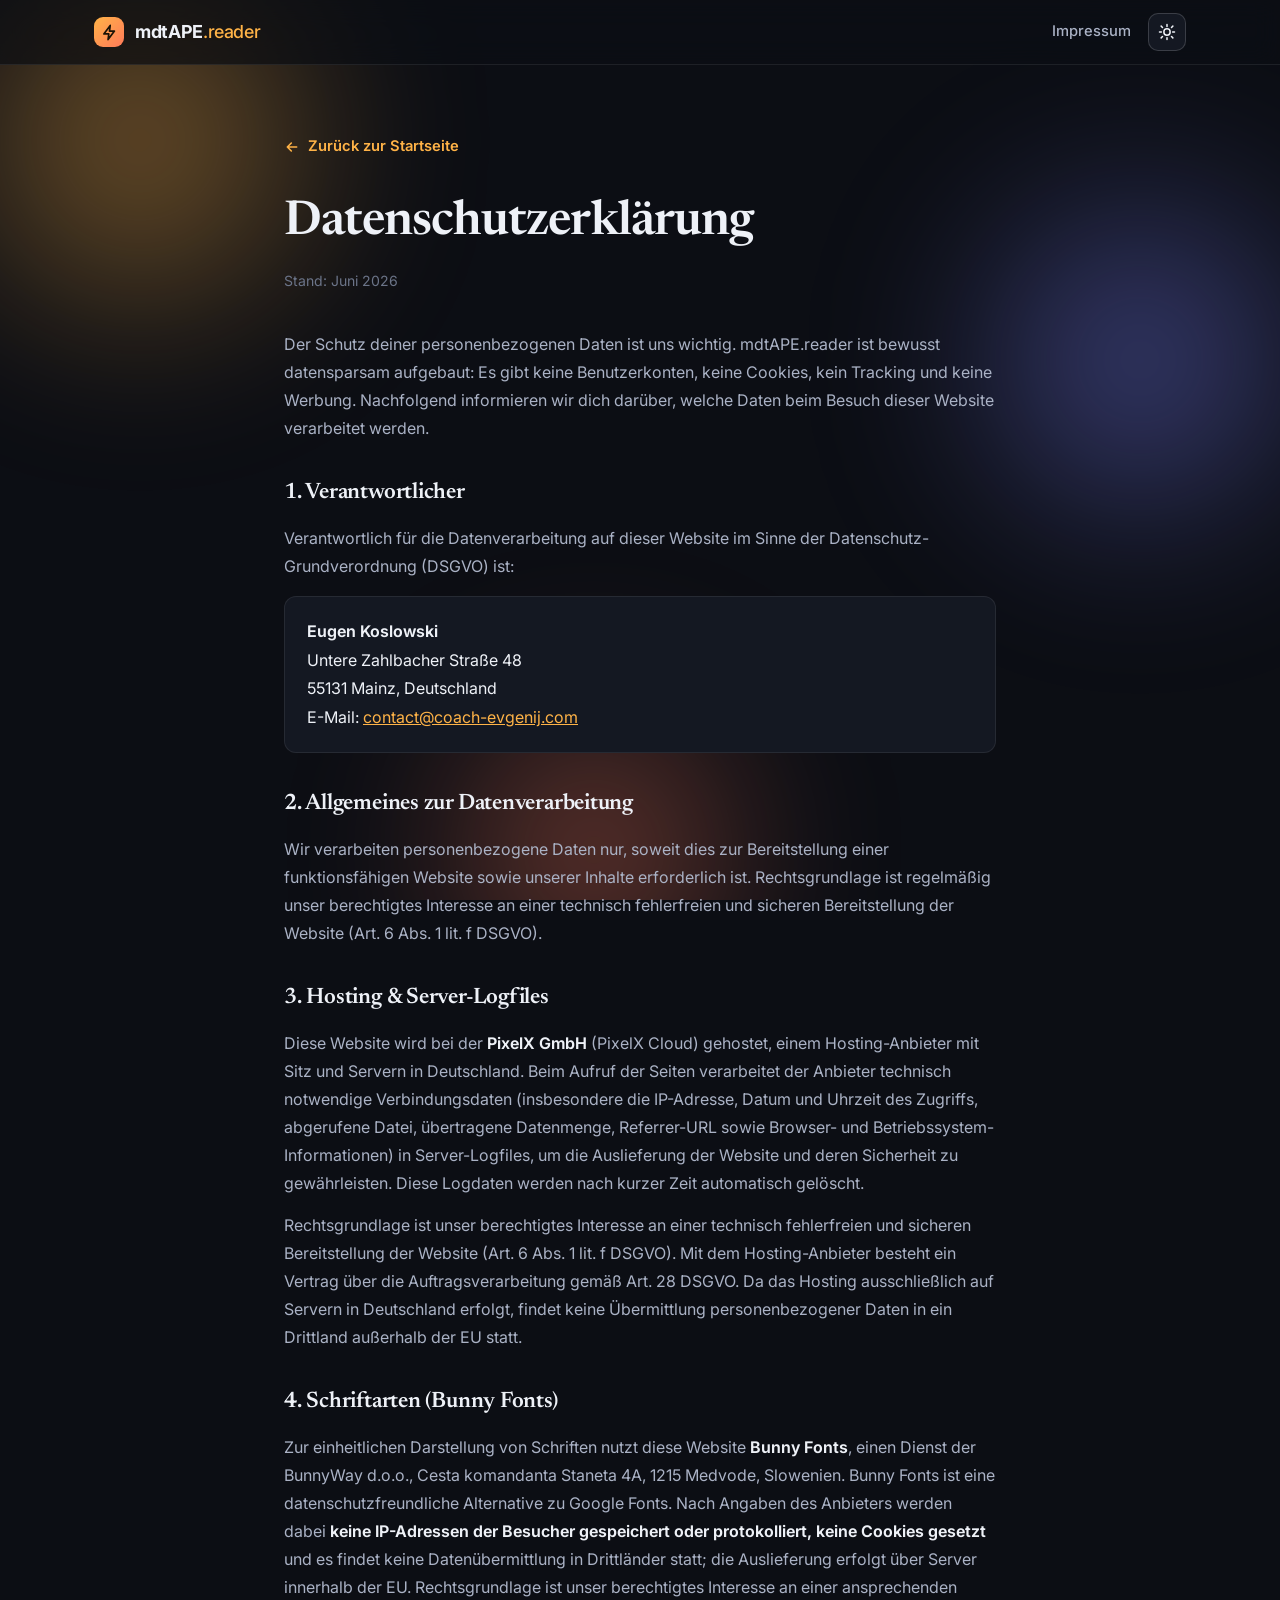
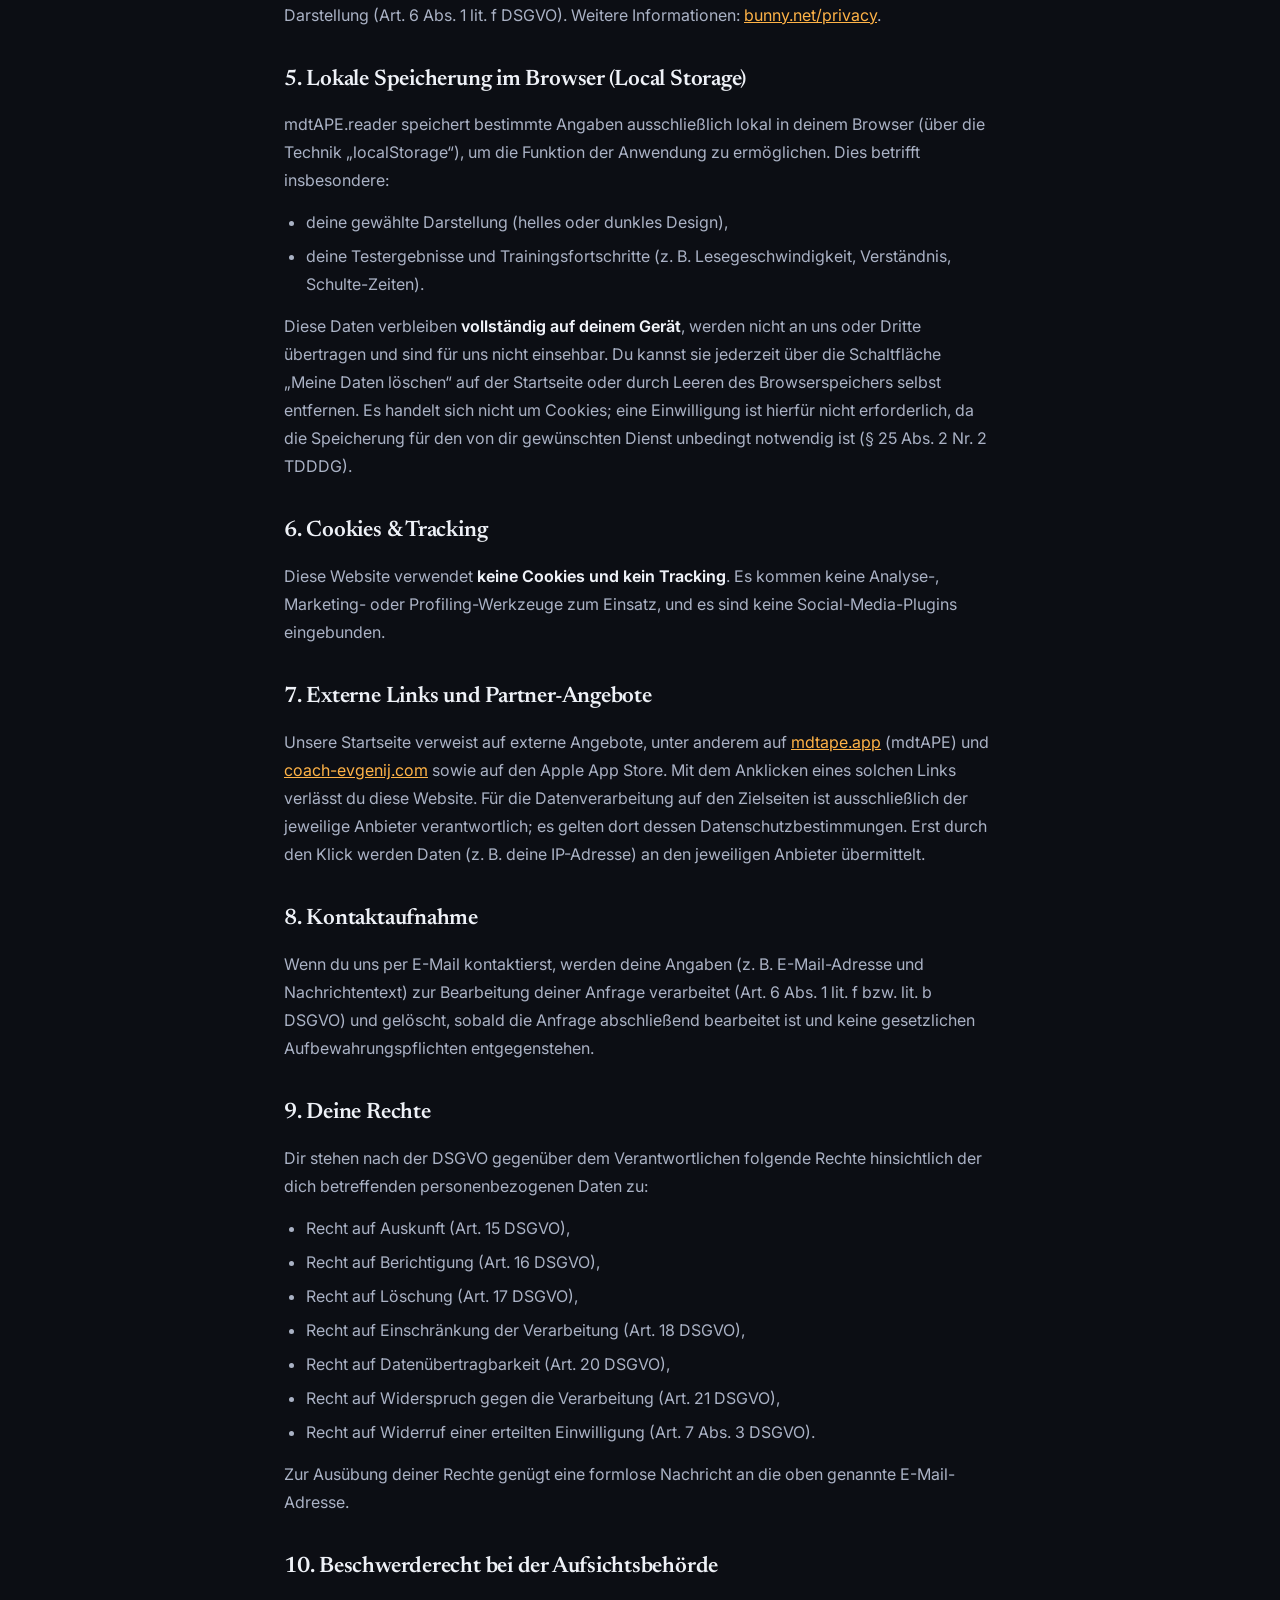
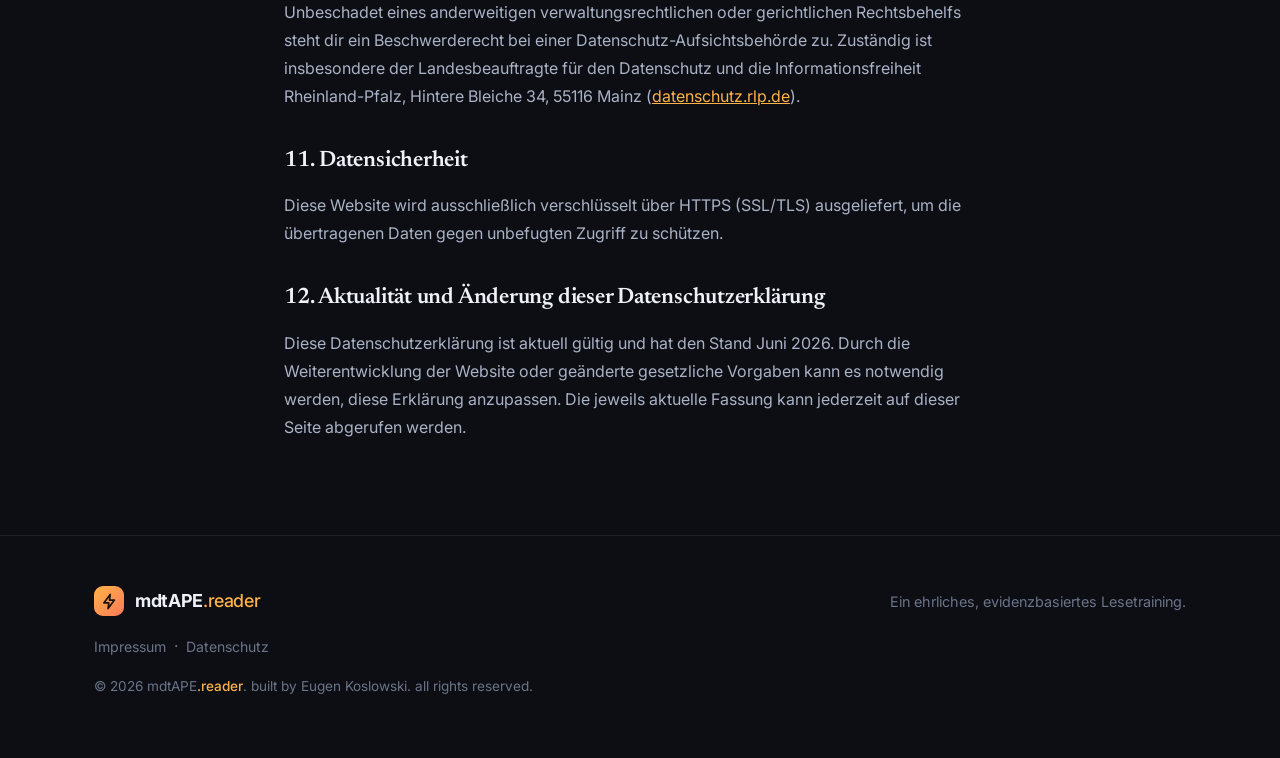
<file: datenschutz.html>
<!DOCTYPE html>
<html lang="de" data-theme="night">
<head>
<meta charset="UTF-8" />
<meta name="viewport" content="width=device-width, initial-scale=1.0" />
<title>Datenschutzerklärung — mdtAPE.reader</title>
<meta name="description" content="Datenschutzerklärung für mdtAPE.reader: Hosting, Schriftarten, lokale Speicherung, Cookies, externe Links und deine Rechte nach DSGVO." />
<meta name="robots" content="noindex, follow" />
<meta name="theme-color" content="#0c0e14" />
<meta name="copyright" content="© 2026 Eugen Koslowski. All rights reserved." />
<link rel="canonical" href="https://reader.mdtape.app/datenschutz.html" />
<link rel="preconnect" href="https://fonts.bunny.net" crossorigin />
<link href="https://fonts.bunny.net/css?family=inter:400,500,600,700&family=newsreader:400,500,600&display=swap" rel="stylesheet" />
<link rel="stylesheet" href="styles.css" />
<link rel="icon" href="data:image/svg+xml,<svg xmlns='http://www.w3.org/2000/svg' viewBox='0 0 100 100'><text y='.9em' font-size='90'>⚡</text></svg>" />
</head>
<body>
<div class="aurora"><span></span><span></span><span></span></div>

<header class="nav">
  <div class="wrap nav-inner">
    <a class="brand" href="index.html" style="text-decoration:none;color:inherit">
      <div class="mark"><svg viewBox="0 0 24 24" fill="none" stroke="#1a1206" stroke-width="2.4" stroke-linecap="round" stroke-linejoin="round"><path d="M13 2 4 14h7l-1 8 9-12h-7z"/></svg></div>
      <span class="wm">mdtAPE<span class="rd">.reader</span></span>
    </a>
    <nav class="nav-links">
      <a href="impressum.html">Impressum</a>
      <button class="theme-toggle" id="themeBtn" aria-label="Design wechseln" title="Design wechseln"></button>
    </nav>
  </div>
</header>

<main class="legal-wrap legal">
  <a class="legal-back" href="index.html"><svg viewBox="0 0 24 24" fill="none" stroke="currentColor" stroke-width="2.4" stroke-linecap="round" stroke-linejoin="round"><path d="M19 12H5M11 6l-6 6 6 6"/></svg> Zurück zur Startseite</a>

  <h1>Datenschutzerklärung</h1>
  <p class="updated">Stand: Juni 2026</p>

  <p>Der Schutz deiner personenbezogenen Daten ist uns wichtig. mdtAPE.reader ist bewusst datensparsam aufgebaut: Es gibt keine Benutzerkonten, keine Cookies, kein Tracking und keine Werbung. Nachfolgend informieren wir dich darüber, welche Daten beim Besuch dieser Website verarbeitet werden.</p>

  <h2>1. Verantwortlicher</h2>
  <p>Verantwortlich für die Datenverarbeitung auf dieser Website im Sinne der Datenschutz-Grundverordnung (DSGVO) ist:</p>
  <div class="box">
    <address>
      <strong>Eugen Koslowski</strong><br/>
      Untere Zahlbacher Straße 48<br/>
      55131 Mainz, Deutschland<br/>
      E-Mail: <a href="mailto:contact@coach-evgenij.com">contact@coach-evgenij.com</a>
    </address>
  </div>

  <h2>2. Allgemeines zur Datenverarbeitung</h2>
  <p>Wir verarbeiten personenbezogene Daten nur, soweit dies zur Bereitstellung einer funktionsfähigen Website sowie unserer Inhalte erforderlich ist. Rechtsgrundlage ist regelmäßig unser berechtigtes Interesse an einer technisch fehlerfreien und sicheren Bereitstellung der Website (Art. 6 Abs. 1 lit. f DSGVO).</p>

  <h2>3. Hosting &amp; Server-Logfiles</h2>
  <p>Diese Website wird bei der <strong>PixelX GmbH</strong> (PixelX Cloud) gehostet, einem Hosting-Anbieter mit Sitz und Servern in Deutschland. Beim Aufruf der Seiten verarbeitet der Anbieter technisch notwendige Verbindungsdaten (insbesondere die IP-Adresse, Datum und Uhrzeit des Zugriffs, abgerufene Datei, übertragene Datenmenge, Referrer-URL sowie Browser- und Betriebssystem-Informationen) in Server-Logfiles, um die Auslieferung der Website und deren Sicherheit zu gewährleisten. Diese Logdaten werden nach kurzer Zeit automatisch gelöscht.</p>
  <p>Rechtsgrundlage ist unser berechtigtes Interesse an einer technisch fehlerfreien und sicheren Bereitstellung der Website (Art. 6 Abs. 1 lit. f DSGVO). Mit dem Hosting-Anbieter besteht ein Vertrag über die Auftragsverarbeitung gemäß Art. 28 DSGVO. Da das Hosting ausschließlich auf Servern in Deutschland erfolgt, findet keine Übermittlung personenbezogener Daten in ein Drittland außerhalb der EU statt.</p>

  <h2>4. Schriftarten (Bunny Fonts)</h2>
  <p>Zur einheitlichen Darstellung von Schriften nutzt diese Website <strong>Bunny Fonts</strong>, einen Dienst der BunnyWay d.o.o., Cesta komandanta Staneta 4A, 1215 Medvode, Slowenien. Bunny Fonts ist eine datenschutzfreundliche Alternative zu Google Fonts. Nach Angaben des Anbieters werden dabei <strong>keine IP-Adressen der Besucher gespeichert oder protokolliert, keine Cookies gesetzt</strong> und es findet keine Datenübermittlung in Drittländer statt; die Auslieferung erfolgt über Server innerhalb der EU. Rechtsgrundlage ist unser berechtigtes Interesse an einer ansprechenden Darstellung (Art. 6 Abs. 1 lit. f DSGVO). Weitere Informationen: <a href="https://bunny.net/privacy" target="_blank" rel="noopener">bunny.net/privacy</a>.</p>

  <h2>5. Lokale Speicherung im Browser (Local Storage)</h2>
  <p>mdtAPE.reader speichert bestimmte Angaben ausschließlich lokal in deinem Browser (über die Technik „localStorage“), um die Funktion der Anwendung zu ermöglichen. Dies betrifft insbesondere:</p>
  <ul>
    <li>deine gewählte Darstellung (helles oder dunkles Design),</li>
    <li>deine Testergebnisse und Trainingsfortschritte (z. B. Lesegeschwindigkeit, Verständnis, Schulte-Zeiten).</li>
  </ul>
  <p>Diese Daten verbleiben <strong>vollständig auf deinem Gerät</strong>, werden nicht an uns oder Dritte übertragen und sind für uns nicht einsehbar. Du kannst sie jederzeit über die Schaltfläche „Meine Daten löschen“ auf der Startseite oder durch Leeren des Browserspeichers selbst entfernen. Es handelt sich nicht um Cookies; eine Einwilligung ist hierfür nicht erforderlich, da die Speicherung für den von dir gewünschten Dienst unbedingt notwendig ist (§ 25 Abs. 2 Nr. 2 TDDDG).</p>

  <h2>6. Cookies &amp; Tracking</h2>
  <p>Diese Website verwendet <strong>keine Cookies und kein Tracking</strong>. Es kommen keine Analyse-, Marketing- oder Profiling-Werkzeuge zum Einsatz, und es sind keine Social-Media-Plugins eingebunden.</p>

  <h2>7. Externe Links und Partner-Angebote</h2>
  <p>Unsere Startseite verweist auf externe Angebote, unter anderem auf <a href="https://mdtape.app" target="_blank" rel="noopener">mdtape.app</a> (mdtAPE) und <a href="https://coach-evgenij.com" target="_blank" rel="noopener">coach-evgenij.com</a> sowie auf den Apple App Store. Mit dem Anklicken eines solchen Links verlässt du diese Website. Für die Datenverarbeitung auf den Zielseiten ist ausschließlich der jeweilige Anbieter verantwortlich; es gelten dort dessen Datenschutzbestimmungen. Erst durch den Klick werden Daten (z. B. deine IP-Adresse) an den jeweiligen Anbieter übermittelt.</p>

  <h2>8. Kontaktaufnahme</h2>
  <p>Wenn du uns per E-Mail kontaktierst, werden deine Angaben (z. B. E-Mail-Adresse und Nachrichtentext) zur Bearbeitung deiner Anfrage verarbeitet (Art. 6 Abs. 1 lit. f bzw. lit. b DSGVO) und gelöscht, sobald die Anfrage abschließend bearbeitet ist und keine gesetzlichen Aufbewahrungspflichten entgegenstehen.</p>

  <h2>9. Deine Rechte</h2>
  <p>Dir stehen nach der DSGVO gegenüber dem Verantwortlichen folgende Rechte hinsichtlich der dich betreffenden personenbezogenen Daten zu:</p>
  <ul>
    <li>Recht auf Auskunft (Art. 15 DSGVO),</li>
    <li>Recht auf Berichtigung (Art. 16 DSGVO),</li>
    <li>Recht auf Löschung (Art. 17 DSGVO),</li>
    <li>Recht auf Einschränkung der Verarbeitung (Art. 18 DSGVO),</li>
    <li>Recht auf Datenübertragbarkeit (Art. 20 DSGVO),</li>
    <li>Recht auf Widerspruch gegen die Verarbeitung (Art. 21 DSGVO),</li>
    <li>Recht auf Widerruf einer erteilten Einwilligung (Art. 7 Abs. 3 DSGVO).</li>
  </ul>
  <p>Zur Ausübung deiner Rechte genügt eine formlose Nachricht an die oben genannte E-Mail-Adresse.</p>

  <h2>10. Beschwerderecht bei der Aufsichtsbehörde</h2>
  <p>Unbeschadet eines anderweitigen verwaltungsrechtlichen oder gerichtlichen Rechtsbehelfs steht dir ein Beschwerderecht bei einer Datenschutz-Aufsichtsbehörde zu. Zuständig ist insbesondere der Landesbeauftragte für den Datenschutz und die Informationsfreiheit Rheinland-Pfalz, Hintere Bleiche 34, 55116 Mainz (<a href="https://www.datenschutz.rlp.de" target="_blank" rel="noopener">datenschutz.rlp.de</a>).</p>

  <h2>11. Datensicherheit</h2>
  <p>Diese Website wird ausschließlich verschlüsselt über HTTPS (SSL/TLS) ausgeliefert, um die übertragenen Daten gegen unbefugten Zugriff zu schützen.</p>

  <h2>12. Aktualität und Änderung dieser Datenschutzerklärung</h2>
  <p>Diese Datenschutzerklärung ist aktuell gültig und hat den Stand Juni 2026. Durch die Weiterentwicklung der Website oder geänderte gesetzliche Vorgaben kann es notwendig werden, diese Erklärung anzupassen. Die jeweils aktuelle Fassung kann jederzeit auf dieser Seite abgerufen werden.</p>
</main>

<footer>
  <div class="wrap">
    <div class="foot-inner">
      <a class="brand" href="index.html" style="text-decoration:none;color:inherit">
        <div class="mark"><svg viewBox="0 0 24 24" fill="none" stroke="#1a1206" stroke-width="2.4" stroke-linecap="round" stroke-linejoin="round"><path d="M13 2 4 14h7l-1 8 9-12h-7z"/></svg></div>
        <span class="wm">mdtAPE<span class="rd">.reader</span></span>
      </a>
      <p>Ein ehrliches, evidenzbasiertes Lesetraining.</p>
    </div>
    <div class="foot-legal"><a href="impressum.html">Impressum</a><span>·</span><a href="datenschutz.html">Datenschutz</a></div>
    <p class="foot-copy">© <span id="footerYear">2026</span> mdtAPE<span class="rd">.reader</span>. built by Eugen Koslowski. all rights reserved.</p>
  </div>
</footer>

<script>
(function(){
  var r=document.documentElement, b=document.getElementById('themeBtn');
  var sun='<svg viewBox="0 0 24 24" fill="none" stroke="currentColor" stroke-width="2" stroke-linecap="round"><circle cx="12" cy="12" r="4.2"/><path d="M12 2v2.5M12 19.5V22M4.2 4.2l1.8 1.8M18 18l1.8 1.8M2 12h2.5M19.5 12H22M4.2 19.8l1.8-1.8M18 6l1.8-1.8"/></svg>';
  var moon='<svg viewBox="0 0 24 24" fill="none" stroke="currentColor" stroke-width="2" stroke-linecap="round" stroke-linejoin="round"><path d="M21 12.8A9 9 0 1 1 11.2 3 7 7 0 0 0 21 12.8z"/></svg>';
  function set(t){ r.setAttribute('data-theme',t); if(b) b.innerHTML=(t==='paper'?moon:sun); try{localStorage.setItem('vel-theme',t);}catch(e){} }
  var cur='night'; try{ cur=localStorage.getItem('vel-theme')||'night'; }catch(e){}
  set(cur);
  if(b) b.addEventListener('click',function(){ set(r.getAttribute('data-theme')==='paper'?'night':'paper'); });
  var fy=document.getElementById('footerYear'); if(fy) fy.textContent=new Date().getFullYear();
})();
</script>
</body>
</html>
</file>
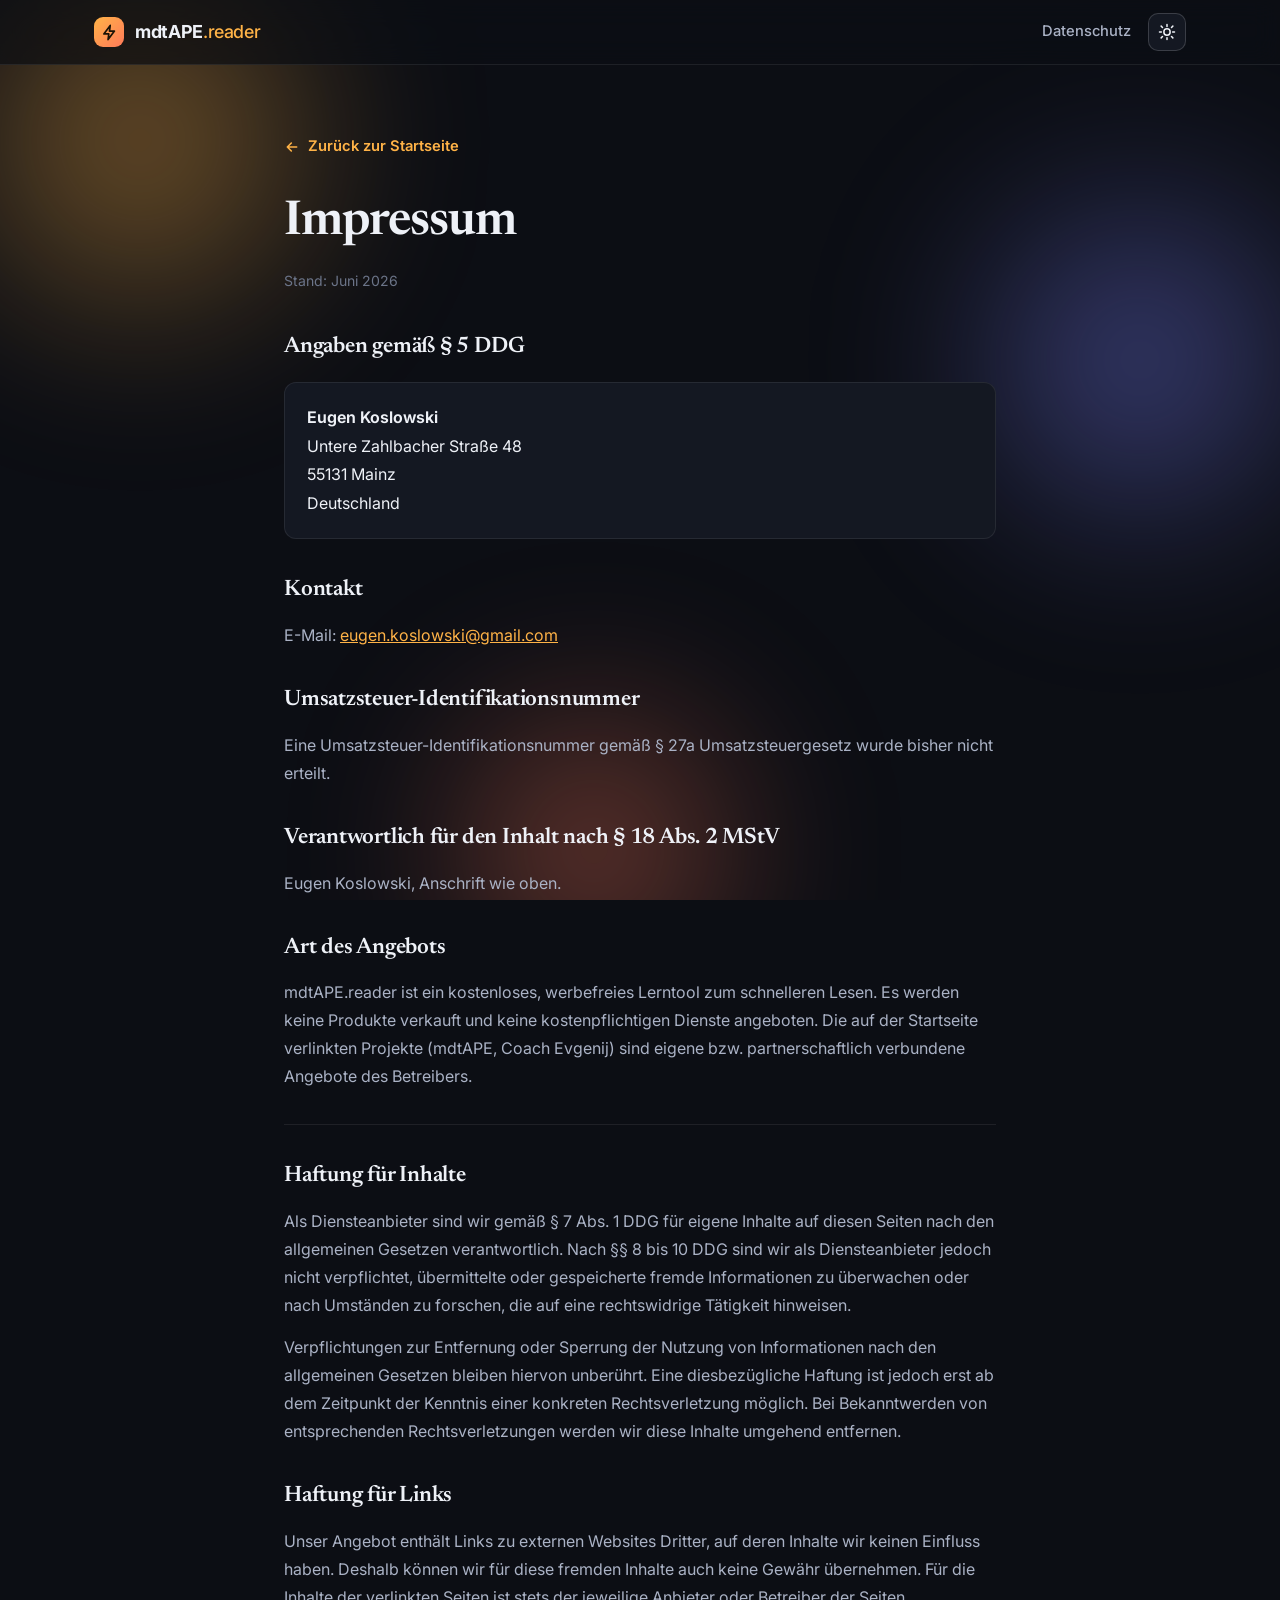
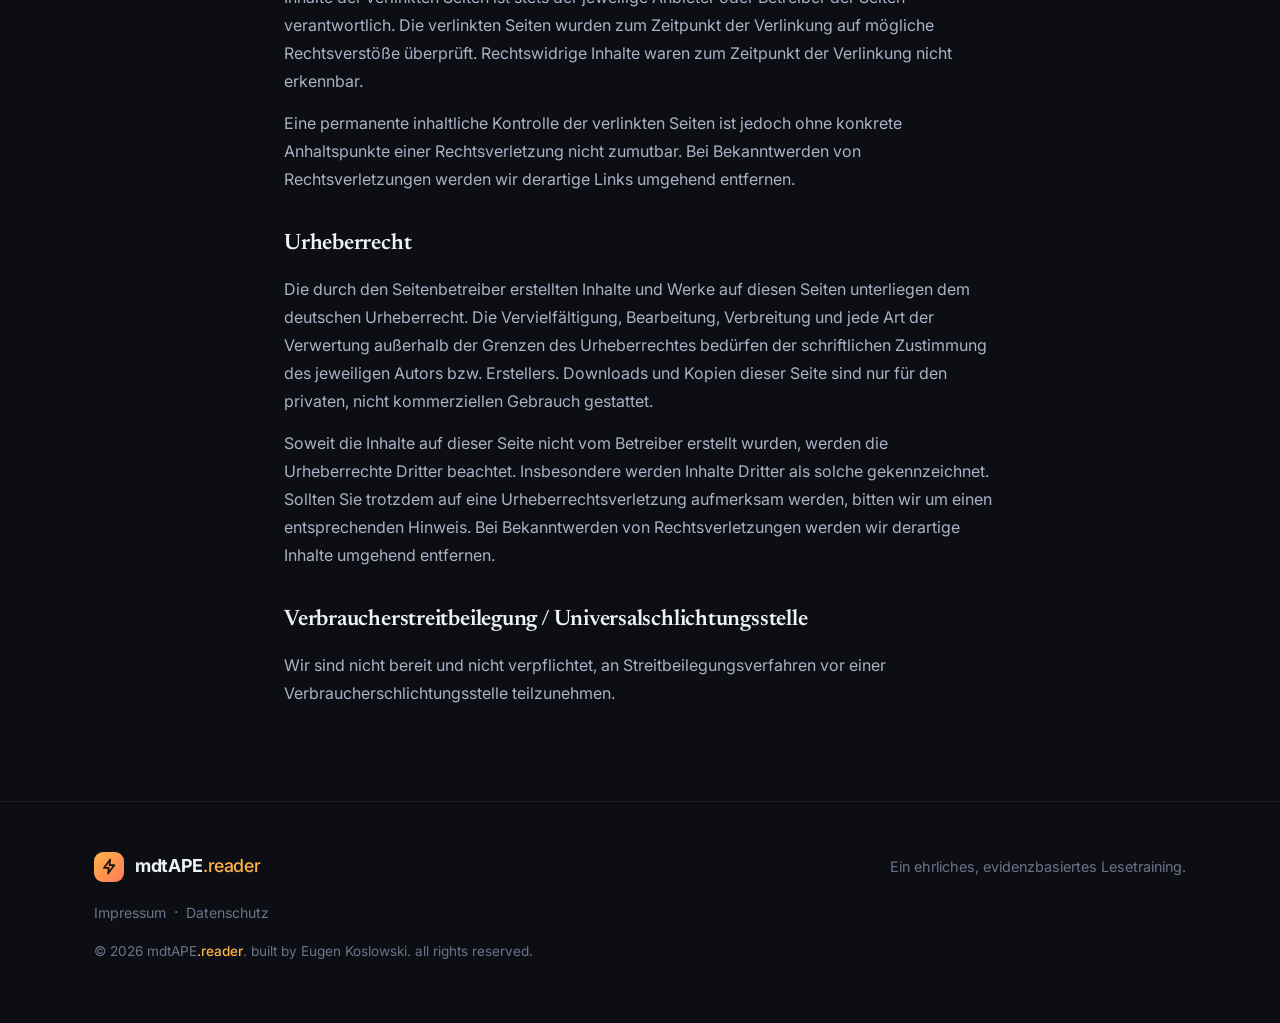
<file: impressum.html>
<!DOCTYPE html>
<html lang="de" data-theme="night">
<head>
<meta charset="UTF-8" />
<meta name="viewport" content="width=device-width, initial-scale=1.0" />
<title>Impressum — mdtAPE.reader</title>
<meta name="description" content="Impressum und Anbieterkennzeichnung gemäß § 5 DDG für mdtAPE.reader." />
<meta name="robots" content="noindex, follow" />
<meta name="theme-color" content="#0c0e14" />
<meta name="copyright" content="© 2026 Eugen Koslowski. All rights reserved." />
<link rel="canonical" href="https://reader.mdtape.app/impressum.html" />
<link rel="preconnect" href="https://fonts.bunny.net" crossorigin />
<link href="https://fonts.bunny.net/css?family=inter:400,500,600,700&family=newsreader:400,500,600&display=swap" rel="stylesheet" />
<link rel="stylesheet" href="styles.css" />
<link rel="icon" href="data:image/svg+xml,<svg xmlns='http://www.w3.org/2000/svg' viewBox='0 0 100 100'><text y='.9em' font-size='90'>⚡</text></svg>" />
</head>
<body>
<div class="aurora"><span></span><span></span><span></span></div>

<header class="nav">
  <div class="wrap nav-inner">
    <a class="brand" href="index.html" style="text-decoration:none;color:inherit">
      <div class="mark"><svg viewBox="0 0 24 24" fill="none" stroke="#1a1206" stroke-width="2.4" stroke-linecap="round" stroke-linejoin="round"><path d="M13 2 4 14h7l-1 8 9-12h-7z"/></svg></div>
      <span class="wm">mdtAPE<span class="rd">.reader</span></span>
    </a>
    <nav class="nav-links">
      <a href="datenschutz.html">Datenschutz</a>
      <button class="theme-toggle" id="themeBtn" aria-label="Design wechseln" title="Design wechseln"></button>
    </nav>
  </div>
</header>

<main class="legal-wrap legal">
  <a class="legal-back" href="index.html"><svg viewBox="0 0 24 24" fill="none" stroke="currentColor" stroke-width="2.4" stroke-linecap="round" stroke-linejoin="round"><path d="M19 12H5M11 6l-6 6 6 6"/></svg> Zurück zur Startseite</a>

  <h1>Impressum</h1>
  <p class="updated">Stand: Juni 2026</p>

  <h2>Angaben gemäß § 5 DDG</h2>
  <div class="box">
    <address>
      <strong>Eugen Koslowski</strong><br/>
      Untere Zahlbacher Straße 48<br/>
      55131 Mainz<br/>
      Deutschland
    </address>
  </div>

  <h2>Kontakt</h2>
  <p>
    E-Mail: <a href="mailto:eugen.koslowski@gmail.com">eugen.koslowski@gmail.com</a>
  </p>

  <h2>Umsatzsteuer-Identifikationsnummer</h2>
  <p>Eine Umsatzsteuer-Identifikationsnummer gemäß § 27a Umsatzsteuergesetz wurde bisher nicht erteilt.</p>

  <h2>Verantwortlich für den Inhalt nach § 18 Abs. 2 MStV</h2>
  <p>Eugen Koslowski, Anschrift wie oben.</p>

  <h2>Art des Angebots</h2>
  <p>mdtAPE.reader ist ein kostenloses, werbefreies Lerntool zum schnelleren Lesen. Es werden keine Produkte verkauft und keine kostenpflichtigen Dienste angeboten. Die auf der Startseite verlinkten Projekte (mdtAPE, Coach Evgenij) sind eigene bzw. partnerschaftlich verbundene Angebote des Betreibers.</p>

  <hr/>

  <h2>Haftung für Inhalte</h2>
  <p>Als Diensteanbieter sind wir gemäß § 7 Abs. 1 DDG für eigene Inhalte auf diesen Seiten nach den allgemeinen Gesetzen verantwortlich. Nach §§ 8 bis 10 DDG sind wir als Diensteanbieter jedoch nicht verpflichtet, übermittelte oder gespeicherte fremde Informationen zu überwachen oder nach Umständen zu forschen, die auf eine rechtswidrige Tätigkeit hinweisen.</p>
  <p>Verpflichtungen zur Entfernung oder Sperrung der Nutzung von Informationen nach den allgemeinen Gesetzen bleiben hiervon unberührt. Eine diesbezügliche Haftung ist jedoch erst ab dem Zeitpunkt der Kenntnis einer konkreten Rechtsverletzung möglich. Bei Bekanntwerden von entsprechenden Rechtsverletzungen werden wir diese Inhalte umgehend entfernen.</p>

  <h2>Haftung für Links</h2>
  <p>Unser Angebot enthält Links zu externen Websites Dritter, auf deren Inhalte wir keinen Einfluss haben. Deshalb können wir für diese fremden Inhalte auch keine Gewähr übernehmen. Für die Inhalte der verlinkten Seiten ist stets der jeweilige Anbieter oder Betreiber der Seiten verantwortlich. Die verlinkten Seiten wurden zum Zeitpunkt der Verlinkung auf mögliche Rechtsverstöße überprüft. Rechtswidrige Inhalte waren zum Zeitpunkt der Verlinkung nicht erkennbar.</p>
  <p>Eine permanente inhaltliche Kontrolle der verlinkten Seiten ist jedoch ohne konkrete Anhaltspunkte einer Rechtsverletzung nicht zumutbar. Bei Bekanntwerden von Rechtsverletzungen werden wir derartige Links umgehend entfernen.</p>

  <h2>Urheberrecht</h2>
  <p>Die durch den Seitenbetreiber erstellten Inhalte und Werke auf diesen Seiten unterliegen dem deutschen Urheberrecht. Die Vervielfältigung, Bearbeitung, Verbreitung und jede Art der Verwertung außerhalb der Grenzen des Urheberrechtes bedürfen der schriftlichen Zustimmung des jeweiligen Autors bzw. Erstellers. Downloads und Kopien dieser Seite sind nur für den privaten, nicht kommerziellen Gebrauch gestattet.</p>
  <p>Soweit die Inhalte auf dieser Seite nicht vom Betreiber erstellt wurden, werden die Urheberrechte Dritter beachtet. Insbesondere werden Inhalte Dritter als solche gekennzeichnet. Sollten Sie trotzdem auf eine Urheberrechtsverletzung aufmerksam werden, bitten wir um einen entsprechenden Hinweis. Bei Bekanntwerden von Rechtsverletzungen werden wir derartige Inhalte umgehend entfernen.</p>

  <h2>Verbraucherstreitbeilegung / Universalschlichtungsstelle</h2>
  <p>Wir sind nicht bereit und nicht verpflichtet, an Streitbeilegungsverfahren vor einer Verbraucherschlichtungsstelle teilzunehmen.</p>
</main>

<footer>
  <div class="wrap">
    <div class="foot-inner">
      <a class="brand" href="index.html" style="text-decoration:none;color:inherit">
        <div class="mark"><svg viewBox="0 0 24 24" fill="none" stroke="#1a1206" stroke-width="2.4" stroke-linecap="round" stroke-linejoin="round"><path d="M13 2 4 14h7l-1 8 9-12h-7z"/></svg></div>
        <span class="wm">mdtAPE<span class="rd">.reader</span></span>
      </a>
      <p>Ein ehrliches, evidenzbasiertes Lesetraining.</p>
    </div>
    <div class="foot-legal"><a href="impressum.html">Impressum</a><span>·</span><a href="datenschutz.html">Datenschutz</a></div>
    <p class="foot-copy">© <span id="footerYear">2026</span> mdtAPE<span class="rd">.reader</span>. built by Eugen Koslowski. all rights reserved.</p>
  </div>
</footer>

<script>
(function(){
  var r=document.documentElement, b=document.getElementById('themeBtn');
  var sun='<svg viewBox="0 0 24 24" fill="none" stroke="currentColor" stroke-width="2" stroke-linecap="round"><circle cx="12" cy="12" r="4.2"/><path d="M12 2v2.5M12 19.5V22M4.2 4.2l1.8 1.8M18 18l1.8 1.8M2 12h2.5M19.5 12H22M4.2 19.8l1.8-1.8M18 6l1.8-1.8"/></svg>';
  var moon='<svg viewBox="0 0 24 24" fill="none" stroke="currentColor" stroke-width="2" stroke-linecap="round" stroke-linejoin="round"><path d="M21 12.8A9 9 0 1 1 11.2 3 7 7 0 0 0 21 12.8z"/></svg>';
  function set(t){ r.setAttribute('data-theme',t); if(b) b.innerHTML=(t==='paper'?moon:sun); try{localStorage.setItem('vel-theme',t);}catch(e){} }
  var cur='night'; try{ cur=localStorage.getItem('vel-theme')||'night'; }catch(e){}
  set(cur);
  if(b) b.addEventListener('click',function(){ set(r.getAttribute('data-theme')==='paper'?'night':'paper'); });
  var fy=document.getElementById('footerYear'); if(fy) fy.textContent=new Date().getFullYear();
})();
</script>
</body>
</html>
</file>
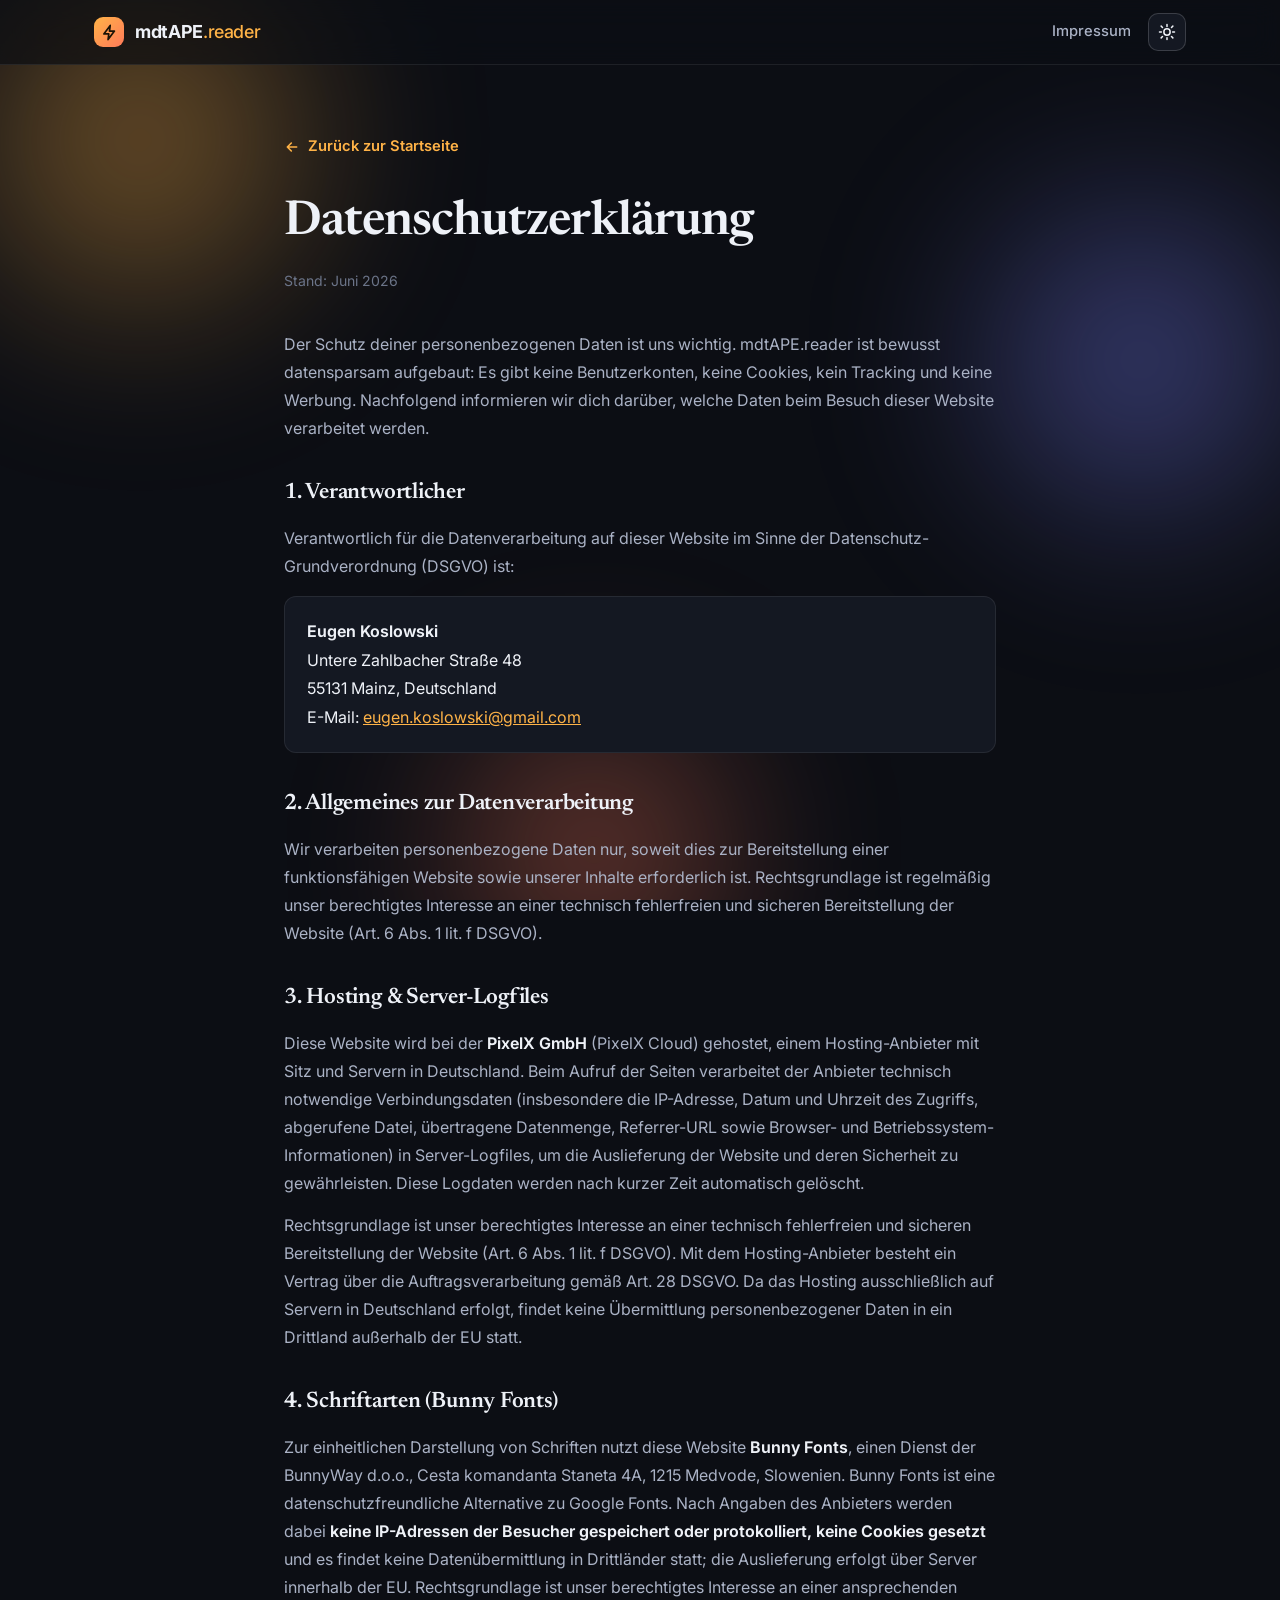
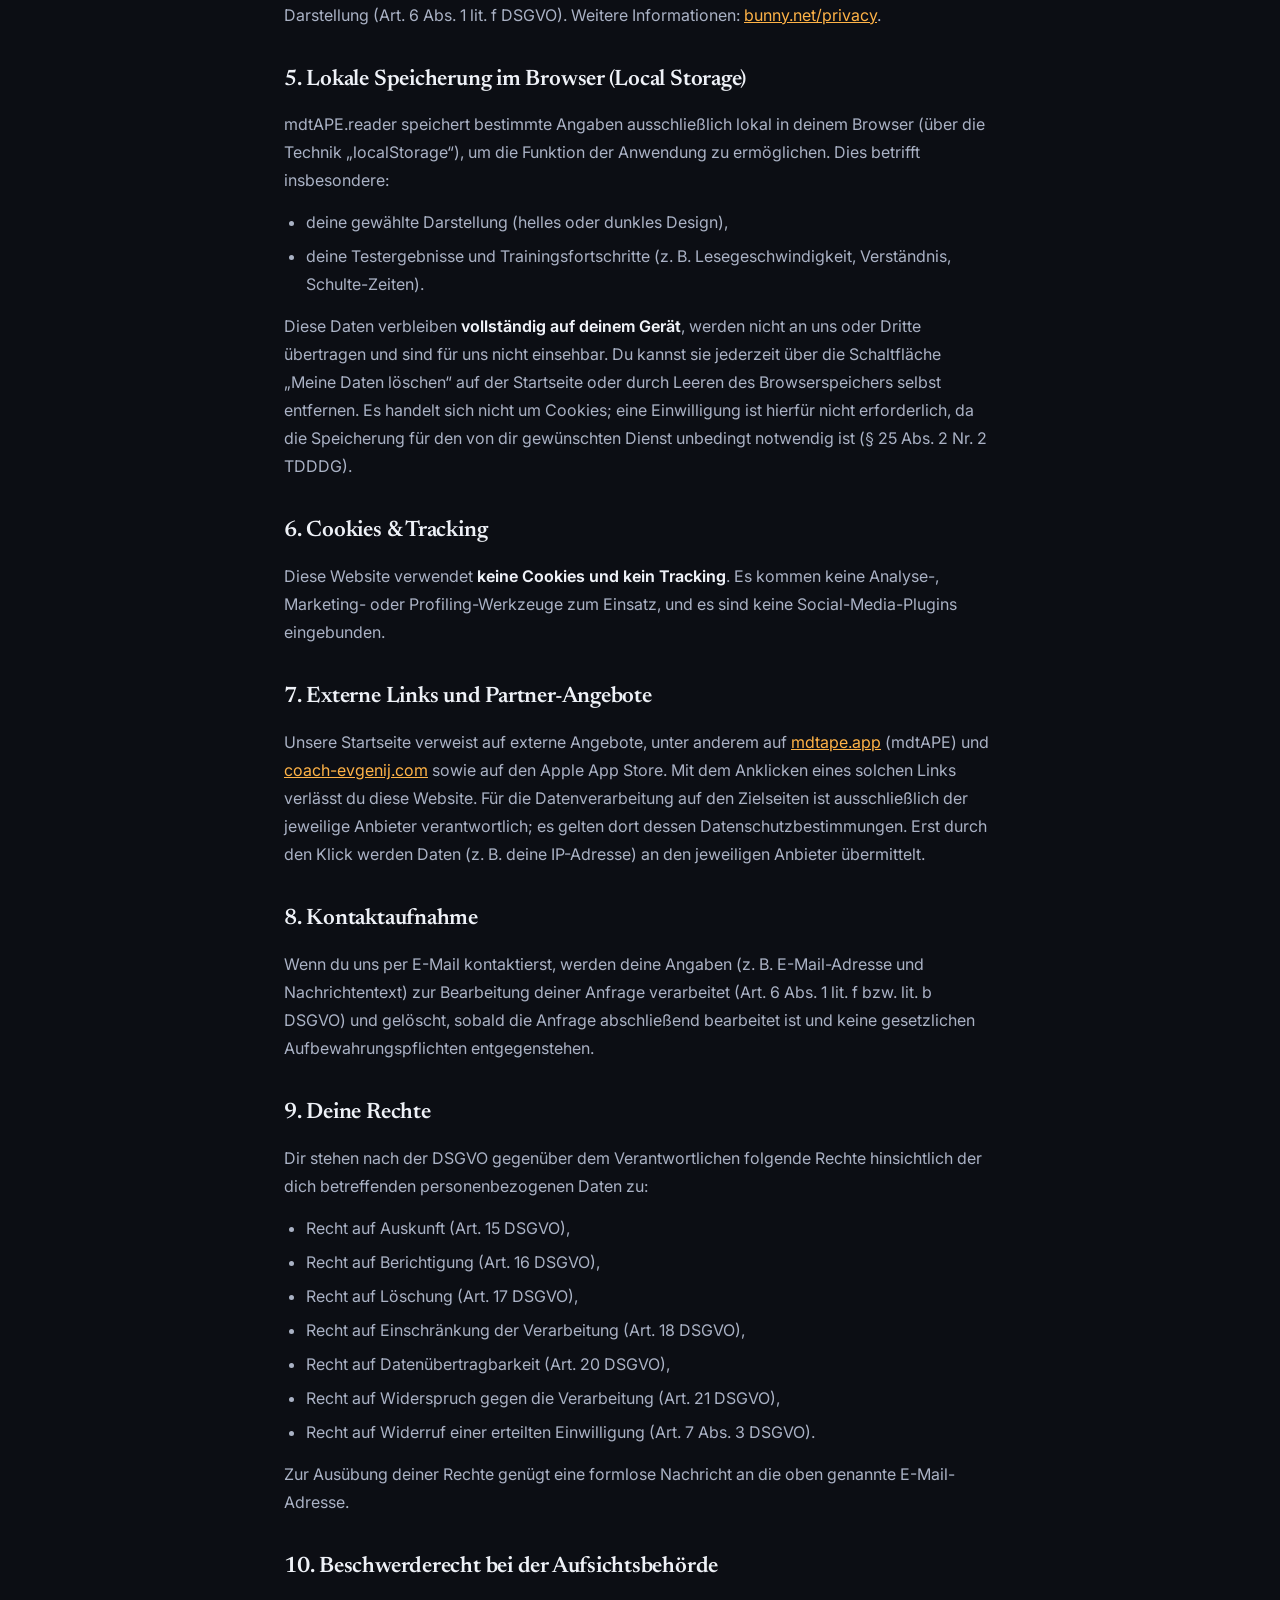
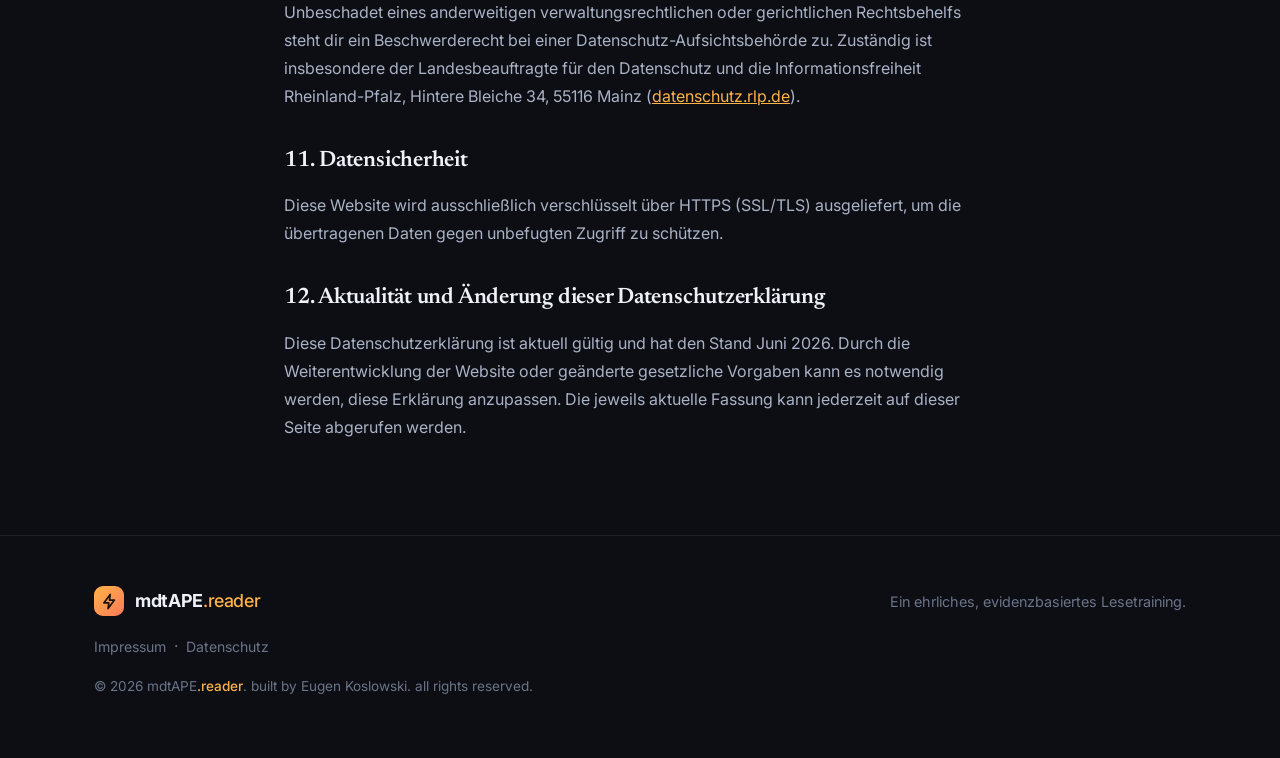
<file: mdtape-reader/datenschutz.html>
<!DOCTYPE html>
<html lang="de" data-theme="night">
<head>
<meta charset="UTF-8" />
<meta name="viewport" content="width=device-width, initial-scale=1.0" />
<title>Datenschutzerklärung — mdtAPE.reader</title>
<meta name="description" content="Datenschutzerklärung für mdtAPE.reader: Hosting, Schriftarten, lokale Speicherung, Cookies, externe Links und deine Rechte nach DSGVO." />
<meta name="robots" content="noindex, follow" />
<meta name="theme-color" content="#0c0e14" />
<meta name="copyright" content="© 2026 Eugen Koslowski. All rights reserved." />
<link rel="canonical" href="https://reader.mdtape.app/datenschutz.html" />
<link rel="preconnect" href="https://fonts.bunny.net" crossorigin />
<link href="https://fonts.bunny.net/css?family=inter:400,500,600,700&family=newsreader:400,500,600&display=swap" rel="stylesheet" />
<link rel="stylesheet" href="styles.css" />
<link rel="icon" href="data:image/svg+xml,<svg xmlns='http://www.w3.org/2000/svg' viewBox='0 0 100 100'><text y='.9em' font-size='90'>⚡</text></svg>" />
</head>
<body>
<div class="aurora"><span></span><span></span><span></span></div>

<header class="nav">
  <div class="wrap nav-inner">
    <a class="brand" href="index.html" style="text-decoration:none;color:inherit">
      <div class="mark"><svg viewBox="0 0 24 24" fill="none" stroke="#1a1206" stroke-width="2.4" stroke-linecap="round" stroke-linejoin="round"><path d="M13 2 4 14h7l-1 8 9-12h-7z"/></svg></div>
      <span class="wm">mdtAPE<span class="rd">.reader</span></span>
    </a>
    <nav class="nav-links">
      <a href="impressum.html">Impressum</a>
      <button class="theme-toggle" id="themeBtn" aria-label="Design wechseln" title="Design wechseln"></button>
    </nav>
  </div>
</header>

<main class="legal-wrap legal">
  <a class="legal-back" href="index.html"><svg viewBox="0 0 24 24" fill="none" stroke="currentColor" stroke-width="2.4" stroke-linecap="round" stroke-linejoin="round"><path d="M19 12H5M11 6l-6 6 6 6"/></svg> Zurück zur Startseite</a>

  <h1>Datenschutzerklärung</h1>
  <p class="updated">Stand: Juni 2026</p>

  <p>Der Schutz deiner personenbezogenen Daten ist uns wichtig. mdtAPE.reader ist bewusst datensparsam aufgebaut: Es gibt keine Benutzerkonten, keine Cookies, kein Tracking und keine Werbung. Nachfolgend informieren wir dich darüber, welche Daten beim Besuch dieser Website verarbeitet werden.</p>

  <h2>1. Verantwortlicher</h2>
  <p>Verantwortlich für die Datenverarbeitung auf dieser Website im Sinne der Datenschutz-Grundverordnung (DSGVO) ist:</p>
  <div class="box">
    <address>
      <strong>Eugen Koslowski</strong><br/>
      Untere Zahlbacher Straße 48<br/>
      55131 Mainz, Deutschland<br/>
      E-Mail: <a href="mailto:eugen.koslowski@gmail.com">eugen.koslowski@gmail.com</a>
    </address>
  </div>

  <h2>2. Allgemeines zur Datenverarbeitung</h2>
  <p>Wir verarbeiten personenbezogene Daten nur, soweit dies zur Bereitstellung einer funktionsfähigen Website sowie unserer Inhalte erforderlich ist. Rechtsgrundlage ist regelmäßig unser berechtigtes Interesse an einer technisch fehlerfreien und sicheren Bereitstellung der Website (Art. 6 Abs. 1 lit. f DSGVO).</p>

  <h2>3. Hosting &amp; Server-Logfiles</h2>
  <p>Diese Website wird bei der <strong>PixelX GmbH</strong> (PixelX Cloud) gehostet, einem Hosting-Anbieter mit Sitz und Servern in Deutschland. Beim Aufruf der Seiten verarbeitet der Anbieter technisch notwendige Verbindungsdaten (insbesondere die IP-Adresse, Datum und Uhrzeit des Zugriffs, abgerufene Datei, übertragene Datenmenge, Referrer-URL sowie Browser- und Betriebssystem-Informationen) in Server-Logfiles, um die Auslieferung der Website und deren Sicherheit zu gewährleisten. Diese Logdaten werden nach kurzer Zeit automatisch gelöscht.</p>
  <p>Rechtsgrundlage ist unser berechtigtes Interesse an einer technisch fehlerfreien und sicheren Bereitstellung der Website (Art. 6 Abs. 1 lit. f DSGVO). Mit dem Hosting-Anbieter besteht ein Vertrag über die Auftragsverarbeitung gemäß Art. 28 DSGVO. Da das Hosting ausschließlich auf Servern in Deutschland erfolgt, findet keine Übermittlung personenbezogener Daten in ein Drittland außerhalb der EU statt.</p>

  <h2>4. Schriftarten (Bunny Fonts)</h2>
  <p>Zur einheitlichen Darstellung von Schriften nutzt diese Website <strong>Bunny Fonts</strong>, einen Dienst der BunnyWay d.o.o., Cesta komandanta Staneta 4A, 1215 Medvode, Slowenien. Bunny Fonts ist eine datenschutzfreundliche Alternative zu Google Fonts. Nach Angaben des Anbieters werden dabei <strong>keine IP-Adressen der Besucher gespeichert oder protokolliert, keine Cookies gesetzt</strong> und es findet keine Datenübermittlung in Drittländer statt; die Auslieferung erfolgt über Server innerhalb der EU. Rechtsgrundlage ist unser berechtigtes Interesse an einer ansprechenden Darstellung (Art. 6 Abs. 1 lit. f DSGVO). Weitere Informationen: <a href="https://bunny.net/privacy" target="_blank" rel="noopener">bunny.net/privacy</a>.</p>

  <h2>5. Lokale Speicherung im Browser (Local Storage)</h2>
  <p>mdtAPE.reader speichert bestimmte Angaben ausschließlich lokal in deinem Browser (über die Technik „localStorage“), um die Funktion der Anwendung zu ermöglichen. Dies betrifft insbesondere:</p>
  <ul>
    <li>deine gewählte Darstellung (helles oder dunkles Design),</li>
    <li>deine Testergebnisse und Trainingsfortschritte (z. B. Lesegeschwindigkeit, Verständnis, Schulte-Zeiten).</li>
  </ul>
  <p>Diese Daten verbleiben <strong>vollständig auf deinem Gerät</strong>, werden nicht an uns oder Dritte übertragen und sind für uns nicht einsehbar. Du kannst sie jederzeit über die Schaltfläche „Meine Daten löschen“ auf der Startseite oder durch Leeren des Browserspeichers selbst entfernen. Es handelt sich nicht um Cookies; eine Einwilligung ist hierfür nicht erforderlich, da die Speicherung für den von dir gewünschten Dienst unbedingt notwendig ist (§ 25 Abs. 2 Nr. 2 TDDDG).</p>

  <h2>6. Cookies &amp; Tracking</h2>
  <p>Diese Website verwendet <strong>keine Cookies und kein Tracking</strong>. Es kommen keine Analyse-, Marketing- oder Profiling-Werkzeuge zum Einsatz, und es sind keine Social-Media-Plugins eingebunden.</p>

  <h2>7. Externe Links und Partner-Angebote</h2>
  <p>Unsere Startseite verweist auf externe Angebote, unter anderem auf <a href="https://mdtape.app" target="_blank" rel="noopener">mdtape.app</a> (mdtAPE) und <a href="https://coach-evgenij.com" target="_blank" rel="noopener">coach-evgenij.com</a> sowie auf den Apple App Store. Mit dem Anklicken eines solchen Links verlässt du diese Website. Für die Datenverarbeitung auf den Zielseiten ist ausschließlich der jeweilige Anbieter verantwortlich; es gelten dort dessen Datenschutzbestimmungen. Erst durch den Klick werden Daten (z. B. deine IP-Adresse) an den jeweiligen Anbieter übermittelt.</p>

  <h2>8. Kontaktaufnahme</h2>
  <p>Wenn du uns per E-Mail kontaktierst, werden deine Angaben (z. B. E-Mail-Adresse und Nachrichtentext) zur Bearbeitung deiner Anfrage verarbeitet (Art. 6 Abs. 1 lit. f bzw. lit. b DSGVO) und gelöscht, sobald die Anfrage abschließend bearbeitet ist und keine gesetzlichen Aufbewahrungspflichten entgegenstehen.</p>

  <h2>9. Deine Rechte</h2>
  <p>Dir stehen nach der DSGVO gegenüber dem Verantwortlichen folgende Rechte hinsichtlich der dich betreffenden personenbezogenen Daten zu:</p>
  <ul>
    <li>Recht auf Auskunft (Art. 15 DSGVO),</li>
    <li>Recht auf Berichtigung (Art. 16 DSGVO),</li>
    <li>Recht auf Löschung (Art. 17 DSGVO),</li>
    <li>Recht auf Einschränkung der Verarbeitung (Art. 18 DSGVO),</li>
    <li>Recht auf Datenübertragbarkeit (Art. 20 DSGVO),</li>
    <li>Recht auf Widerspruch gegen die Verarbeitung (Art. 21 DSGVO),</li>
    <li>Recht auf Widerruf einer erteilten Einwilligung (Art. 7 Abs. 3 DSGVO).</li>
  </ul>
  <p>Zur Ausübung deiner Rechte genügt eine formlose Nachricht an die oben genannte E-Mail-Adresse.</p>

  <h2>10. Beschwerderecht bei der Aufsichtsbehörde</h2>
  <p>Unbeschadet eines anderweitigen verwaltungsrechtlichen oder gerichtlichen Rechtsbehelfs steht dir ein Beschwerderecht bei einer Datenschutz-Aufsichtsbehörde zu. Zuständig ist insbesondere der Landesbeauftragte für den Datenschutz und die Informationsfreiheit Rheinland-Pfalz, Hintere Bleiche 34, 55116 Mainz (<a href="https://www.datenschutz.rlp.de" target="_blank" rel="noopener">datenschutz.rlp.de</a>).</p>

  <h2>11. Datensicherheit</h2>
  <p>Diese Website wird ausschließlich verschlüsselt über HTTPS (SSL/TLS) ausgeliefert, um die übertragenen Daten gegen unbefugten Zugriff zu schützen.</p>

  <h2>12. Aktualität und Änderung dieser Datenschutzerklärung</h2>
  <p>Diese Datenschutzerklärung ist aktuell gültig und hat den Stand Juni 2026. Durch die Weiterentwicklung der Website oder geänderte gesetzliche Vorgaben kann es notwendig werden, diese Erklärung anzupassen. Die jeweils aktuelle Fassung kann jederzeit auf dieser Seite abgerufen werden.</p>
</main>

<footer>
  <div class="wrap">
    <div class="foot-inner">
      <a class="brand" href="index.html" style="text-decoration:none;color:inherit">
        <div class="mark"><svg viewBox="0 0 24 24" fill="none" stroke="#1a1206" stroke-width="2.4" stroke-linecap="round" stroke-linejoin="round"><path d="M13 2 4 14h7l-1 8 9-12h-7z"/></svg></div>
        <span class="wm">mdtAPE<span class="rd">.reader</span></span>
      </a>
      <p>Ein ehrliches, evidenzbasiertes Lesetraining.</p>
    </div>
    <div class="foot-legal"><a href="impressum.html">Impressum</a><span>·</span><a href="datenschutz.html">Datenschutz</a></div>
    <p class="foot-copy">© <span id="footerYear">2026</span> mdtAPE<span class="rd">.reader</span>. built by Eugen Koslowski. all rights reserved.</p>
  </div>
</footer>

<script>
(function(){
  var r=document.documentElement, b=document.getElementById('themeBtn');
  var sun='<svg viewBox="0 0 24 24" fill="none" stroke="currentColor" stroke-width="2" stroke-linecap="round"><circle cx="12" cy="12" r="4.2"/><path d="M12 2v2.5M12 19.5V22M4.2 4.2l1.8 1.8M18 18l1.8 1.8M2 12h2.5M19.5 12H22M4.2 19.8l1.8-1.8M18 6l1.8-1.8"/></svg>';
  var moon='<svg viewBox="0 0 24 24" fill="none" stroke="currentColor" stroke-width="2" stroke-linecap="round" stroke-linejoin="round"><path d="M21 12.8A9 9 0 1 1 11.2 3 7 7 0 0 0 21 12.8z"/></svg>';
  function set(t){ r.setAttribute('data-theme',t); if(b) b.innerHTML=(t==='paper'?moon:sun); try{localStorage.setItem('vel-theme',t);}catch(e){} }
  var cur='night'; try{ cur=localStorage.getItem('vel-theme')||'night'; }catch(e){}
  set(cur);
  if(b) b.addEventListener('click',function(){ set(r.getAttribute('data-theme')==='paper'?'night':'paper'); });
  var fy=document.getElementById('footerYear'); if(fy) fy.textContent=new Date().getFullYear();
})();
</script>
</body>
</html>
</file>
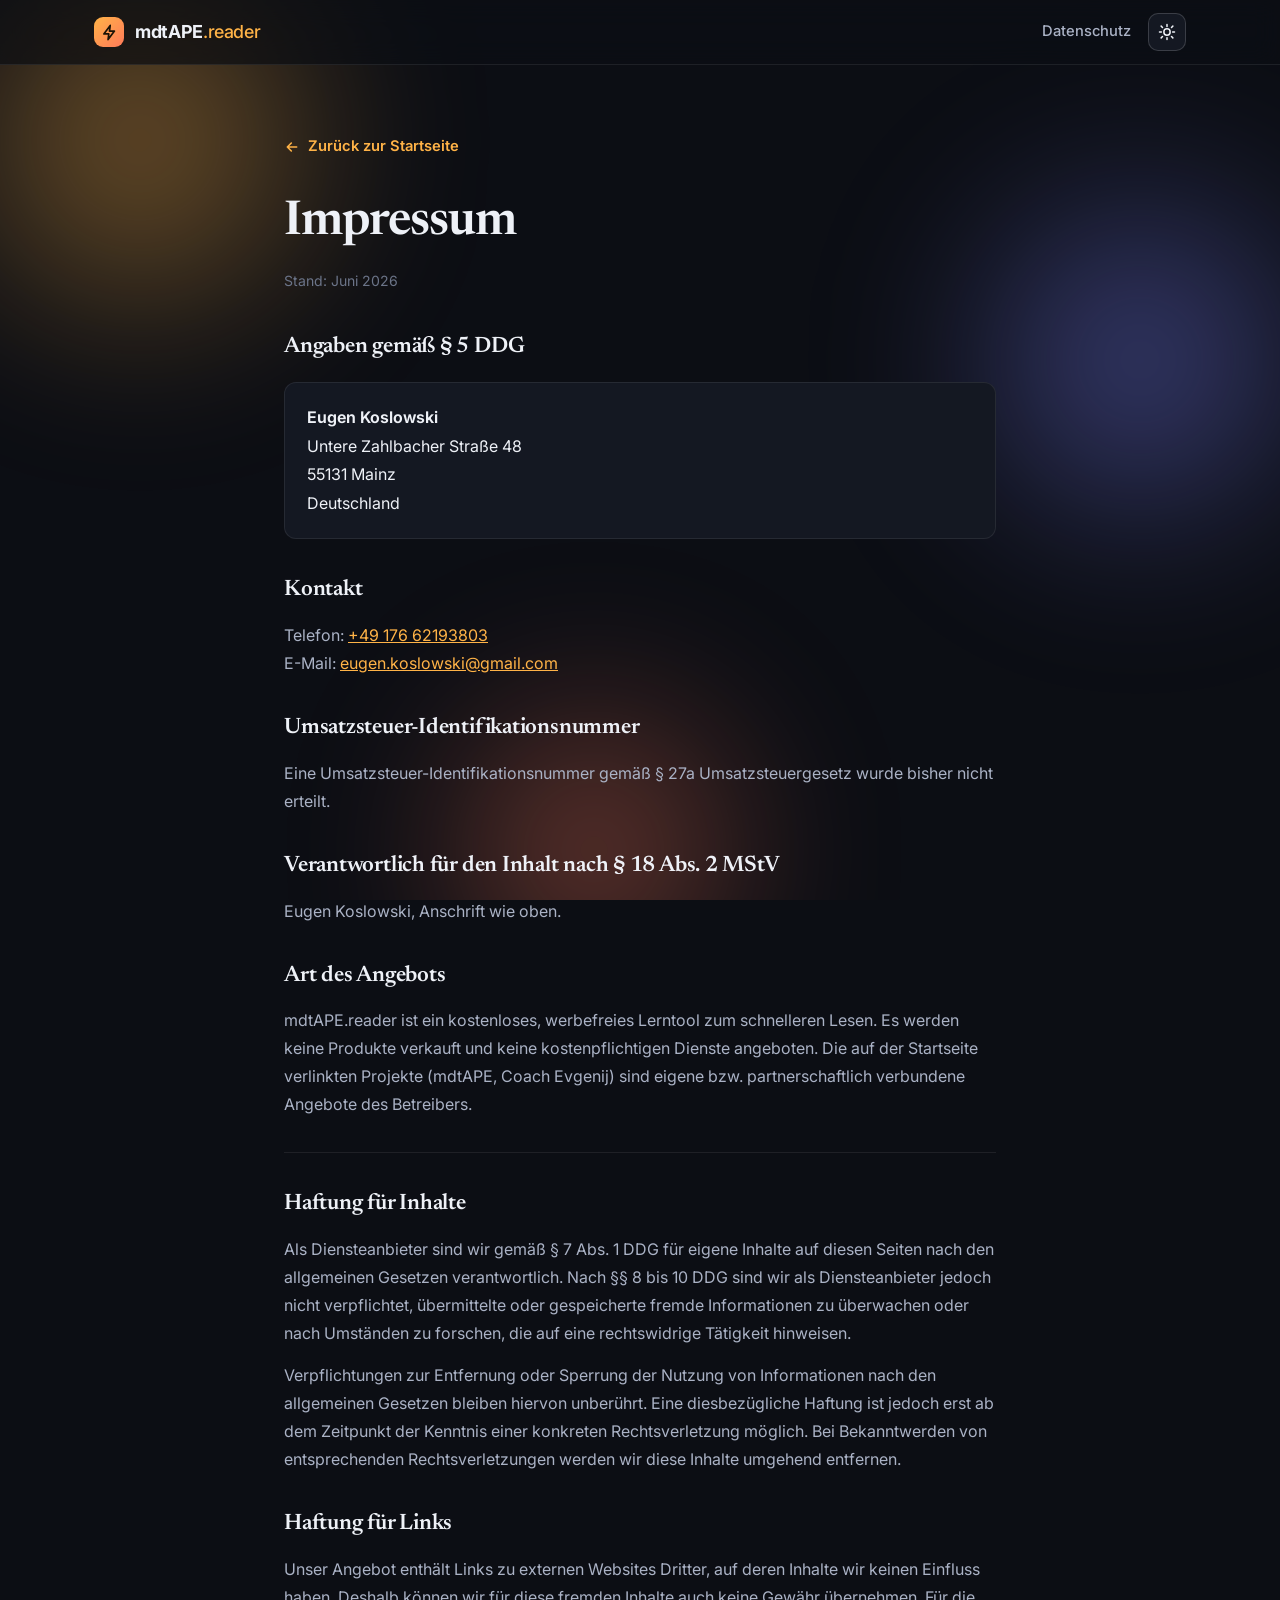
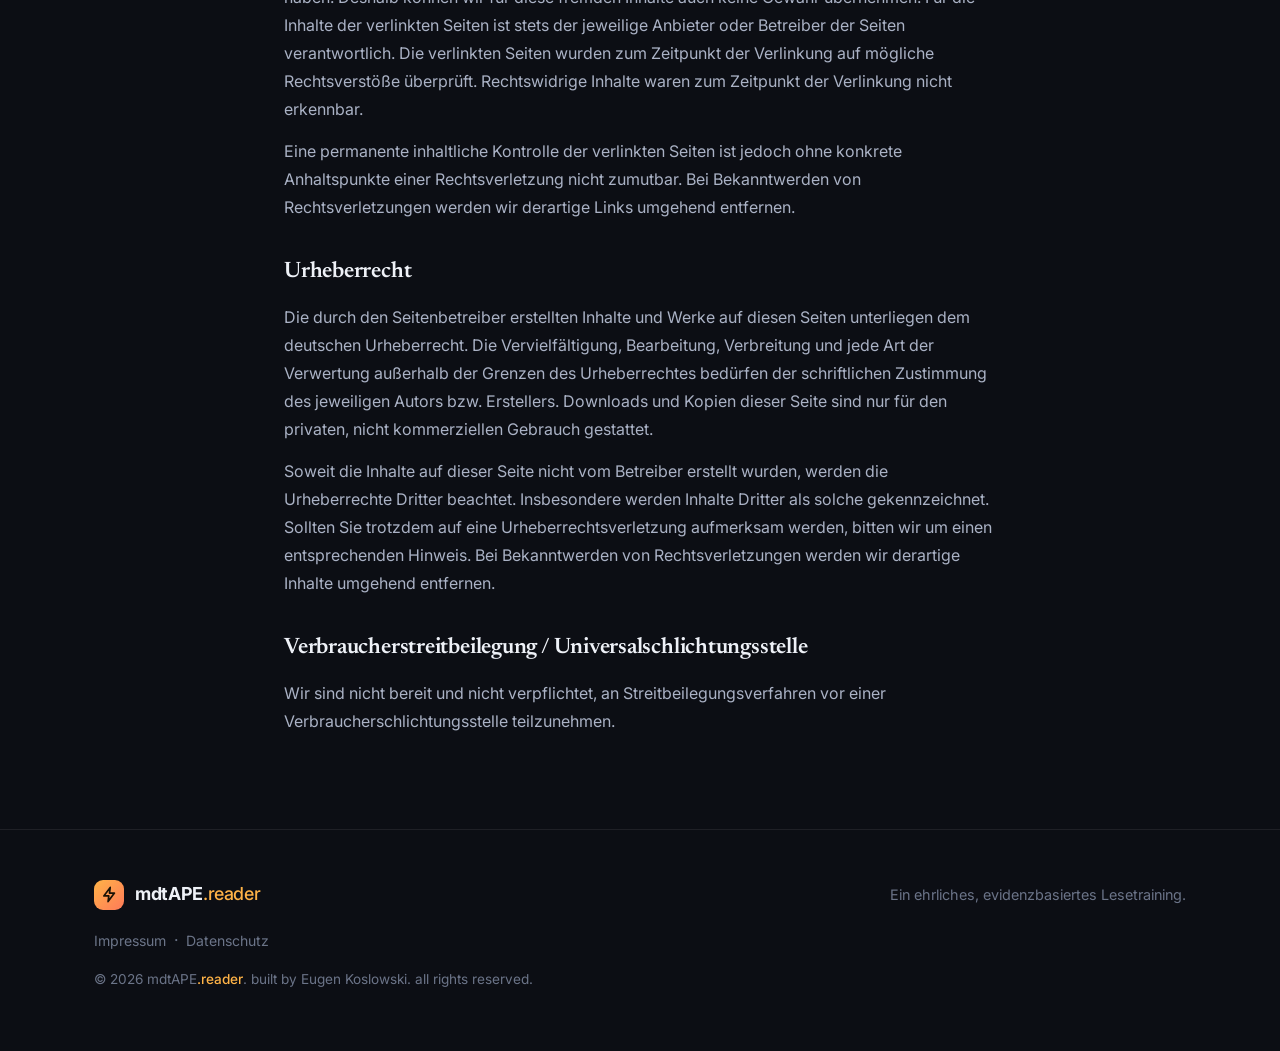
<file: mdtape-reader/impressum.html>
<!DOCTYPE html>
<html lang="de" data-theme="night">
<head>
<meta charset="UTF-8" />
<meta name="viewport" content="width=device-width, initial-scale=1.0" />
<title>Impressum — mdtAPE.reader</title>
<meta name="description" content="Impressum und Anbieterkennzeichnung gemäß § 5 DDG für mdtAPE.reader." />
<meta name="robots" content="noindex, follow" />
<meta name="theme-color" content="#0c0e14" />
<meta name="copyright" content="© 2026 Eugen Koslowski. All rights reserved." />
<link rel="canonical" href="https://reader.mdtape.app/impressum.html" />
<link rel="preconnect" href="https://fonts.bunny.net" crossorigin />
<link href="https://fonts.bunny.net/css?family=inter:400,500,600,700&family=newsreader:400,500,600&display=swap" rel="stylesheet" />
<link rel="stylesheet" href="styles.css" />
<link rel="icon" href="data:image/svg+xml,<svg xmlns='http://www.w3.org/2000/svg' viewBox='0 0 100 100'><text y='.9em' font-size='90'>⚡</text></svg>" />
</head>
<body>
<div class="aurora"><span></span><span></span><span></span></div>

<header class="nav">
  <div class="wrap nav-inner">
    <a class="brand" href="index.html" style="text-decoration:none;color:inherit">
      <div class="mark"><svg viewBox="0 0 24 24" fill="none" stroke="#1a1206" stroke-width="2.4" stroke-linecap="round" stroke-linejoin="round"><path d="M13 2 4 14h7l-1 8 9-12h-7z"/></svg></div>
      <span class="wm">mdtAPE<span class="rd">.reader</span></span>
    </a>
    <nav class="nav-links">
      <a href="datenschutz.html">Datenschutz</a>
      <button class="theme-toggle" id="themeBtn" aria-label="Design wechseln" title="Design wechseln"></button>
    </nav>
  </div>
</header>

<main class="legal-wrap legal">
  <a class="legal-back" href="index.html"><svg viewBox="0 0 24 24" fill="none" stroke="currentColor" stroke-width="2.4" stroke-linecap="round" stroke-linejoin="round"><path d="M19 12H5M11 6l-6 6 6 6"/></svg> Zurück zur Startseite</a>

  <h1>Impressum</h1>
  <p class="updated">Stand: Juni 2026</p>

  <h2>Angaben gemäß § 5 DDG</h2>
  <div class="box">
    <address>
      <strong>Eugen Koslowski</strong><br/>
      Untere Zahlbacher Straße 48<br/>
      55131 Mainz<br/>
      Deutschland
    </address>
  </div>

  <h2>Kontakt</h2>
  <p>
    Telefon: <a href="tel:+4917662193803">+49 176 62193803</a><br/>
    E-Mail: <a href="mailto:eugen.koslowski@gmail.com">eugen.koslowski@gmail.com</a>
  </p>

  <h2>Umsatzsteuer-Identifikationsnummer</h2>
  <p>Eine Umsatzsteuer-Identifikationsnummer gemäß § 27a Umsatzsteuergesetz wurde bisher nicht erteilt.</p>

  <h2>Verantwortlich für den Inhalt nach § 18 Abs. 2 MStV</h2>
  <p>Eugen Koslowski, Anschrift wie oben.</p>

  <h2>Art des Angebots</h2>
  <p>mdtAPE.reader ist ein kostenloses, werbefreies Lerntool zum schnelleren Lesen. Es werden keine Produkte verkauft und keine kostenpflichtigen Dienste angeboten. Die auf der Startseite verlinkten Projekte (mdtAPE, Coach Evgenij) sind eigene bzw. partnerschaftlich verbundene Angebote des Betreibers.</p>

  <hr/>

  <h2>Haftung für Inhalte</h2>
  <p>Als Diensteanbieter sind wir gemäß § 7 Abs. 1 DDG für eigene Inhalte auf diesen Seiten nach den allgemeinen Gesetzen verantwortlich. Nach §§ 8 bis 10 DDG sind wir als Diensteanbieter jedoch nicht verpflichtet, übermittelte oder gespeicherte fremde Informationen zu überwachen oder nach Umständen zu forschen, die auf eine rechtswidrige Tätigkeit hinweisen.</p>
  <p>Verpflichtungen zur Entfernung oder Sperrung der Nutzung von Informationen nach den allgemeinen Gesetzen bleiben hiervon unberührt. Eine diesbezügliche Haftung ist jedoch erst ab dem Zeitpunkt der Kenntnis einer konkreten Rechtsverletzung möglich. Bei Bekanntwerden von entsprechenden Rechtsverletzungen werden wir diese Inhalte umgehend entfernen.</p>

  <h2>Haftung für Links</h2>
  <p>Unser Angebot enthält Links zu externen Websites Dritter, auf deren Inhalte wir keinen Einfluss haben. Deshalb können wir für diese fremden Inhalte auch keine Gewähr übernehmen. Für die Inhalte der verlinkten Seiten ist stets der jeweilige Anbieter oder Betreiber der Seiten verantwortlich. Die verlinkten Seiten wurden zum Zeitpunkt der Verlinkung auf mögliche Rechtsverstöße überprüft. Rechtswidrige Inhalte waren zum Zeitpunkt der Verlinkung nicht erkennbar.</p>
  <p>Eine permanente inhaltliche Kontrolle der verlinkten Seiten ist jedoch ohne konkrete Anhaltspunkte einer Rechtsverletzung nicht zumutbar. Bei Bekanntwerden von Rechtsverletzungen werden wir derartige Links umgehend entfernen.</p>

  <h2>Urheberrecht</h2>
  <p>Die durch den Seitenbetreiber erstellten Inhalte und Werke auf diesen Seiten unterliegen dem deutschen Urheberrecht. Die Vervielfältigung, Bearbeitung, Verbreitung und jede Art der Verwertung außerhalb der Grenzen des Urheberrechtes bedürfen der schriftlichen Zustimmung des jeweiligen Autors bzw. Erstellers. Downloads und Kopien dieser Seite sind nur für den privaten, nicht kommerziellen Gebrauch gestattet.</p>
  <p>Soweit die Inhalte auf dieser Seite nicht vom Betreiber erstellt wurden, werden die Urheberrechte Dritter beachtet. Insbesondere werden Inhalte Dritter als solche gekennzeichnet. Sollten Sie trotzdem auf eine Urheberrechtsverletzung aufmerksam werden, bitten wir um einen entsprechenden Hinweis. Bei Bekanntwerden von Rechtsverletzungen werden wir derartige Inhalte umgehend entfernen.</p>

  <h2>Verbraucherstreitbeilegung / Universalschlichtungsstelle</h2>
  <p>Wir sind nicht bereit und nicht verpflichtet, an Streitbeilegungsverfahren vor einer Verbraucherschlichtungsstelle teilzunehmen.</p>
</main>

<footer>
  <div class="wrap">
    <div class="foot-inner">
      <a class="brand" href="index.html" style="text-decoration:none;color:inherit">
        <div class="mark"><svg viewBox="0 0 24 24" fill="none" stroke="#1a1206" stroke-width="2.4" stroke-linecap="round" stroke-linejoin="round"><path d="M13 2 4 14h7l-1 8 9-12h-7z"/></svg></div>
        <span class="wm">mdtAPE<span class="rd">.reader</span></span>
      </a>
      <p>Ein ehrliches, evidenzbasiertes Lesetraining.</p>
    </div>
    <div class="foot-legal"><a href="impressum.html">Impressum</a><span>·</span><a href="datenschutz.html">Datenschutz</a></div>
    <p class="foot-copy">© <span id="footerYear">2026</span> mdtAPE<span class="rd">.reader</span>. built by Eugen Koslowski. all rights reserved.</p>
  </div>
</footer>

<script>
(function(){
  var r=document.documentElement, b=document.getElementById('themeBtn');
  var sun='<svg viewBox="0 0 24 24" fill="none" stroke="currentColor" stroke-width="2" stroke-linecap="round"><circle cx="12" cy="12" r="4.2"/><path d="M12 2v2.5M12 19.5V22M4.2 4.2l1.8 1.8M18 18l1.8 1.8M2 12h2.5M19.5 12H22M4.2 19.8l1.8-1.8M18 6l1.8-1.8"/></svg>';
  var moon='<svg viewBox="0 0 24 24" fill="none" stroke="currentColor" stroke-width="2" stroke-linecap="round" stroke-linejoin="round"><path d="M21 12.8A9 9 0 1 1 11.2 3 7 7 0 0 0 21 12.8z"/></svg>';
  function set(t){ r.setAttribute('data-theme',t); if(b) b.innerHTML=(t==='paper'?moon:sun); try{localStorage.setItem('vel-theme',t);}catch(e){} }
  var cur='night'; try{ cur=localStorage.getItem('vel-theme')||'night'; }catch(e){}
  set(cur);
  if(b) b.addEventListener('click',function(){ set(r.getAttribute('data-theme')==='paper'?'night':'paper'); });
  var fy=document.getElementById('footerYear'); if(fy) fy.textContent=new Date().getFullYear();
})();
</script>
</body>
</html>
</file>
<file: styles.css>
/* =========================================================================
   mdtAPE.reader — Learn to Read Faster
   Design system + motion. Two themes: "night" (default) and "paper".
   ========================================================================= */

:root {
  /* Night theme (default) */
  --bg:            #0c0e14;
  --bg-elev:       #141822;
  --bg-elev-2:     #1b212e;
  --surface-line:  rgba(255, 255, 255, 0.08);
  --surface-line-strong: rgba(255, 255, 255, 0.16);
  --text:          #eef1f7;
  --text-soft:     #aab2c5;
  --text-faint:    #6b7488;
  --accent:        #ffb347;   /* warm amber */
  --accent-2:      #ff7a59;   /* coral */
  --accent-3:      #7c83ff;   /* indigo */
  --good:          #4fd6a3;
  --bad:           #ff6b6b;
  --accent-soft:   rgba(255, 179, 71, 0.14);
  --glow:          0 0 60px -12px rgba(255, 179, 71, 0.45);
  --shadow:        0 24px 60px -28px rgba(0, 0, 0, 0.8);
  --radius:        20px;
  --radius-sm:     12px;
  --maxw:          1140px;
  --serif: "Newsreader", Georgia, "Times New Roman", serif;
  --sans: "Inter", -apple-system, BlinkMacSystemFont, "Segoe UI", Roboto, sans-serif;
  --ease: cubic-bezier(0.22, 1, 0.36, 1);
  color-scheme: dark;
}

[data-theme="paper"] {
  --bg:            #f6f3ec;
  --bg-elev:       #fffdf8;
  --bg-elev-2:     #fbf7ee;
  --surface-line:  rgba(40, 33, 20, 0.10);
  --surface-line-strong: rgba(40, 33, 20, 0.22);
  --text:          #221d14;
  --text-soft:     #5b5341;
  --text-faint:    #8c8472;
  --accent:        #c2410c;
  --accent-2:      #b45309;
  --accent-3:      #5b53d6;
  --good:          #14855f;
  --bad:           #c0392b;
  --accent-soft:   rgba(194, 65, 12, 0.10);
  --glow:          0 0 60px -16px rgba(194, 65, 12, 0.30);
  --shadow:        0 24px 60px -30px rgba(80, 60, 20, 0.25);
  color-scheme: light;
}

* { box-sizing: border-box; margin: 0; padding: 0; }

html { scroll-behavior: smooth; }

body {
  font-family: var(--sans);
  background: var(--bg);
  color: var(--text);
  line-height: 1.6;
  -webkit-font-smoothing: antialiased;
  overflow-x: hidden;
  transition: background 0.5s var(--ease), color 0.5s var(--ease);
}

/* Ambient animated background */
.aurora {
  position: fixed;
  inset: 0;
  z-index: -1;
  overflow: hidden;
  pointer-events: none;
}
.aurora span {
  position: absolute;
  border-radius: 50%;
  filter: blur(80px);
  opacity: 0.5;
  animation: drift 22s var(--ease) infinite alternate;
}
.aurora span:nth-child(1){ width:520px;height:520px;left:-120px;top:-120px;background:radial-gradient(circle,var(--accent),transparent 65%);}
.aurora span:nth-child(2){ width:480px;height:480px;right:-100px;top:120px;background:radial-gradient(circle,var(--accent-3),transparent 65%);animation-delay:-7s;}
.aurora span:nth-child(3){ width:420px;height:420px;left:30%;bottom:-160px;background:radial-gradient(circle,var(--accent-2),transparent 65%);animation-delay:-13s;}
@keyframes drift {
  from { transform: translate3d(0,0,0) scale(1); }
  to   { transform: translate3d(60px,40px,0) scale(1.15); }
}

::selection { background: var(--accent); color: var(--bg); }

a { color: inherit; }

.wrap { max-width: var(--maxw); margin: 0 auto; padding: 0 24px; }

/* ============================ NAV ============================ */
header.nav {
  position: sticky; top: 0; z-index: 50;
  backdrop-filter: blur(14px) saturate(140%);
  background: color-mix(in srgb, var(--bg) 72%, transparent);
  border-bottom: 1px solid var(--surface-line);
}
.nav-inner {
  display: flex; align-items: center; justify-content: space-between;
  height: 64px;
}
.brand { display: flex; align-items: center; gap: 11px; font-weight: 700; letter-spacing: -0.02em; font-size: 1.12rem; }
.rd { color: var(--accent); font-weight: 500; }
.brand .mark {
  width: 30px; height: 30px; border-radius: 9px;
  background: linear-gradient(135deg, var(--accent), var(--accent-2));
  display: grid; place-items: center; box-shadow: var(--glow);
  position: relative; overflow: hidden;
}
.brand .mark::after{
  content:""; position:absolute; inset:0;
  background: linear-gradient(115deg, transparent 30%, rgba(255,255,255,.6) 50%, transparent 70%);
  transform: translateX(-120%); animation: sheen 4.5s ease-in-out infinite;
}
@keyframes sheen { 0%,60%{transform:translateX(-120%);} 80%,100%{transform:translateX(120%);} }
.brand .mark svg { width: 17px; height: 17px; }

.nav-links { display: flex; gap: 4px; align-items: center; }
.nav-links a {
  text-decoration: none; color: var(--text-soft); font-size: 0.92rem; font-weight: 500;
  padding: 8px 13px; border-radius: 9px; transition: color .2s, background .2s;
}
.nav-links a:hover { color: var(--text); background: var(--accent-soft); }
.lang-switch { display:inline-flex; align-items:center; gap:2px; font-size:.82rem; font-weight:700; letter-spacing:.04em; border:1px solid var(--surface-line); border-radius:9px; padding:4px; margin: 0 2px; }
.lang-switch b, .lang-switch a { padding: 4px 8px; border-radius:6px; text-decoration:none; color: var(--text-faint); transition: color .2s, background .2s; }
.lang-switch b { color: var(--bg); background: var(--accent); }
.lang-switch a:hover { color: var(--text); background: var(--accent-soft); }

.theme-toggle {
  border: 1px solid var(--surface-line-strong); background: var(--bg-elev);
  color: var(--text); width: 38px; height: 38px; border-radius: 10px; cursor: pointer;
  display: grid; place-items: center; transition: transform .3s var(--ease), border-color .2s;
}
.theme-toggle:hover { transform: rotate(-18deg) scale(1.06); border-color: var(--accent); }
.theme-toggle svg { width: 18px; height: 18px; }

/* hamburger (mobile only) */
.nav-burger {
  display: none; width: 42px; height: 42px; border-radius: 11px; cursor: pointer;
  background: var(--bg-elev); border: 1px solid var(--surface-line-strong); color: var(--text);
  flex: 0 0 auto; place-items: center; transition: border-color .2s;
}
.nav-burger:hover { border-color: var(--accent); }
.nav-burger svg { width: 22px; height: 22px; }
.nav-burger .x { display: none; }
.nav-burger.open .bars { display: none; }
.nav-burger.open .x { display: block; }

/* dropdown applies to the homepage nav only (#navLinks); legal-page navs
   have no hamburger, so they keep their simple inline layout. */
@media (max-width: 760px) {
  .nav-burger { display: grid; }
  #navLinks {
    position: absolute; top: 100%; left: 0; right: 0;
    flex-direction: column; align-items: stretch; gap: 2px;
    background: var(--bg-elev);
    border-top: 1px solid var(--surface-line); border-bottom: 1px solid var(--surface-line);
    padding: 14px 24px 20px; box-shadow: var(--shadow);
    transform: translateY(-10px); opacity: 0; pointer-events: none;
    transition: opacity .26s var(--ease), transform .26s var(--ease);
  }
  #navLinks.open { transform: none; opacity: 1; pointer-events: auto; }
  #navLinks a { padding: 13px 14px; font-size: 1.02rem; border-radius: 10px; }
  #navLinks .lang-switch { align-self: flex-start; margin: 10px 0 2px; }
  #navLinks .theme-toggle { align-self: flex-start; }
}

/* ============================ HERO ============================ */
.hero { padding: 86px 0 56px; text-align: center; position: relative; }
.eyebrow {
  display: inline-flex; align-items: center; gap: 8px;
  font-size: 0.78rem; font-weight: 600; letter-spacing: 0.14em; text-transform: uppercase;
  color: var(--accent); padding: 7px 14px; border: 1px solid var(--accent-soft);
  background: var(--accent-soft); border-radius: 100px; margin-bottom: 26px;
}
.eyebrow .dot { width: 7px; height: 7px; border-radius: 50%; background: var(--accent); animation: pulse 1.8s infinite; }
@keyframes pulse { 0%,100%{opacity:1;transform:scale(1);} 50%{opacity:.4;transform:scale(.7);} }

.hero h1 {
  font-family: var(--serif);
  font-size: clamp(2.6rem, 6vw, 4.7rem);
  line-height: 1.04; font-weight: 600; letter-spacing: -0.025em;
  margin: 0 auto 22px; max-width: 14ch;
}
.hero h1 .grad {
  background: linear-gradient(105deg, var(--accent), var(--accent-2) 55%, var(--accent-3));
  -webkit-background-clip: text; background-clip: text; color: transparent;
}
.hero p.lede {
  font-size: clamp(1.05rem, 2vw, 1.28rem); color: var(--text-soft);
  max-width: 56ch; margin: 0 auto 36px;
}
.cta-row { display: flex; gap: 14px; justify-content: center; flex-wrap: wrap; }

.btn {
  font-family: var(--sans); font-size: 1rem; font-weight: 600;
  padding: 14px 26px; border-radius: 13px; cursor: pointer; border: none;
  transition: transform .25s var(--ease), box-shadow .25s, background .25s, color .2s;
  display: inline-flex; align-items: center; gap: 9px; text-decoration: none;
}
.btn-primary { background: linear-gradient(135deg, var(--accent), var(--accent-2)); color: #1a1206; box-shadow: var(--glow); }
.btn-primary:hover { transform: translateY(-3px); box-shadow: 0 18px 40px -12px rgba(255,140,60,.6); }
.btn-ghost { background: var(--bg-elev); color: var(--text); border: 1px solid var(--surface-line-strong); }
.btn-ghost:hover { transform: translateY(-3px); border-color: var(--accent); }
.btn:active { transform: translateY(-1px) scale(.98); }

/* Hero live RSVP demo */
.hero-demo {
  margin: 54px auto 0; max-width: 560px;
  background: var(--bg-elev); border: 1px solid var(--surface-line);
  border-radius: var(--radius); padding: 38px 28px 26px; box-shadow: var(--shadow);
  position: relative;
}
.hero-demo .label { font-size:.74rem; letter-spacing:.16em; text-transform:uppercase; color: var(--text-faint); margin-bottom: 18px; }
.rsvp-stage {
  font-family: var(--serif); font-size: clamp(1.9rem, 5vw, 2.7rem); font-weight: 500;
  height: 1.5em; display: grid; place-items: center; letter-spacing: -0.01em;
  position: relative;
}
.rsvp-word { position: relative; }
.rsvp-word .orp { color: var(--accent); }
.rsvp-guides { position:absolute; left:50%; transform:translateX(-50%); width:3px; }
.demo-meta { display:flex; justify-content:space-between; align-items:center; margin-top: 22px; color: var(--text-faint); font-size:.85rem; }
.demo-meta b { color: var(--accent); font-variant-numeric: tabular-nums; }

/* stat ribbon */
.stat-ribbon { display:flex; gap: 14px; justify-content:center; flex-wrap:wrap; margin-top: 46px; }
.stat-pill { background: var(--bg-elev); border:1px solid var(--surface-line); border-radius: 100px; padding: 10px 20px; font-size:.9rem; color: var(--text-soft); }
.stat-pill b { color: var(--text); font-variant-numeric: tabular-nums; }

/* ============================ SECTIONS ============================ */
section { padding: 70px 0; }
.section-head { text-align: center; max-width: 60ch; margin: 0 auto 50px; }
.section-head .kicker { color: var(--accent); font-weight:600; letter-spacing:.12em; text-transform:uppercase; font-size:.78rem; }
.section-head h2 { font-family: var(--serif); font-size: clamp(2rem, 4vw, 2.9rem); font-weight: 600; letter-spacing:-.02em; margin: 12px 0 14px; line-height:1.1; }
.section-head p { color: var(--text-soft); font-size: 1.05rem; }

/* reveal-on-scroll — hidden state only applies when JS is active (.js on <html>),
   so if scripts fail the content is simply shown rather than stuck invisible. */
.js .reveal { opacity: 0; transform: translateY(28px); }
.reveal { transition: opacity .8s var(--ease), transform .8s var(--ease); }
.reveal.in { opacity: 1; transform: none; }
.reveal[data-d="1"]{transition-delay:.08s} .reveal[data-d="2"]{transition-delay:.16s}
.reveal[data-d="3"]{transition-delay:.24s} .reveal[data-d="4"]{transition-delay:.32s}

/* feature cards */
.grid { display: grid; gap: 18px; }
.grid-3 { grid-template-columns: repeat(3, 1fr); }
.grid-2 { grid-template-columns: repeat(2, 1fr); }
@media (max-width: 880px){ .grid-3,.grid-2{grid-template-columns:1fr;} }

.card {
  background: var(--bg-elev); border:1px solid var(--surface-line);
  border-radius: var(--radius); padding: 28px; transition: transform .35s var(--ease), border-color .3s, box-shadow .35s;
  position: relative; overflow: hidden;
}
.card:hover { transform: translateY(-6px); border-color: var(--surface-line-strong); box-shadow: var(--shadow); }
.card .ic {
  width: 46px; height: 46px; border-radius: 13px; display:grid; place-items:center;
  background: var(--accent-soft); color: var(--accent); margin-bottom: 18px;
}
.card .ic svg { width: 23px; height: 23px; }
.card h3 { font-size: 1.18rem; font-weight: 650; margin-bottom: 8px; letter-spacing:-.01em; }
.card p { color: var(--text-soft); font-size: .96rem; }
.card .tag { position:absolute; top:18px; right:18px; font-size:.68rem; font-weight:600; letter-spacing:.08em; text-transform:uppercase; color: var(--accent); }

/* ============================ APP / TOOLS ============================ */
.tool-shell {
  background: var(--bg-elev); border:1px solid var(--surface-line);
  border-radius: 24px; box-shadow: var(--shadow); overflow: hidden;
}
.tool-tabs {
  display:flex; gap: 2px; padding: 10px; border-bottom: 1px solid var(--surface-line);
  background: var(--bg-elev-2); overflow-x: auto;
}
.tool-tab {
  flex: 0 0 auto; border:none; background: transparent; color: var(--text-soft);
  font-family: var(--sans); font-size:.92rem; font-weight:600; padding: 10px 18px;
  border-radius: 11px; cursor:pointer; transition: color .2s, background .2s; white-space: nowrap;
  display:flex; align-items:center; gap:8px;
}
.tool-tab svg{width:17px;height:17px;}
.tool-tab:hover { color: var(--text); }
.tool-tab.active { color: var(--accent); background: var(--accent-soft); }

.tool-body { padding: 34px; min-height: 440px; }
.panel { display: none; animation: fadeUp .5s var(--ease); }
.panel.active { display: block; }
@keyframes fadeUp { from{opacity:0;transform:translateY(14px);} to{opacity:1;transform:none;} }

.panel h3.panel-title { font-family: var(--serif); font-size:1.7rem; font-weight:600; margin-bottom: 6px; }
.panel .panel-sub { color: var(--text-soft); margin-bottom: 26px; max-width: 64ch; }

/* controls */
.controls { display:flex; gap: 14px; flex-wrap: wrap; align-items: center; margin-bottom: 24px; }
.field { display:flex; flex-direction:column; gap:6px; }
.field label { font-size:.74rem; text-transform:uppercase; letter-spacing:.1em; color: var(--text-faint); font-weight:600; }
.field input[type=range]{ width: 200px; accent-color: var(--accent); }
.field .val { font-variant-numeric: tabular-nums; color: var(--accent); font-weight:700; font-size:1.05rem; }
select, textarea, input[type=text] {
  font-family: var(--sans); background: var(--bg-elev-2); color: var(--text);
  border:1px solid var(--surface-line-strong); border-radius: 10px; padding: 10px 12px; font-size:.95rem;
}
textarea { width:100%; min-height: 120px; resize: vertical; line-height:1.6; }
select:focus, textarea:focus, input:focus { outline: 2px solid var(--accent); outline-offset: 1px; }

.seg { display:inline-flex; background: var(--bg-elev-2); border:1px solid var(--surface-line); border-radius: 11px; padding: 3px; gap:2px; }
.seg button { border:none; background:transparent; color: var(--text-soft); padding: 7px 14px; border-radius: 8px; cursor:pointer; font-weight:600; font-size:.88rem; transition: all .2s; }
.seg button.on { background: var(--accent); color: var(--bg); }

/* RSVP reader */
.reader-stage {
  background: var(--bg-elev-2); border-radius: var(--radius); padding: 56px 24px;
  display:grid; place-items:center; position: relative; margin-bottom: 22px; min-height: 200px;
  border:1px solid var(--surface-line); overflow:hidden;
}
.reader-stage .focal-line{ position:absolute; left:0; right:0; height:1px; background: var(--surface-line); }
.reader-stage .focal-line.top{ top: calc(50% - 1.1em); } .reader-stage .focal-line.bot{ top: calc(50% + 1.1em); }
.reader-stage .tick{ position:absolute; left:50%; transform:translateX(-50%); width:2px; height:14px; background: var(--accent); opacity:.6;}
.reader-stage .tick.t{ top: calc(50% - 1.5em);} .reader-stage .tick.b{ bottom: calc(50% - 1.5em);}
.reader-word { font-family: var(--serif); font-size: clamp(2rem, 6vw, 3.4rem); font-weight: 500; letter-spacing:-.01em; white-space:nowrap; }
.reader-word .orp { color: var(--accent); }
.reader-progress { height: 5px; background: var(--bg-elev-2); border-radius:100px; overflow:hidden; margin-bottom: 18px; }
.reader-progress > span { display:block; height:100%; width:0; background: linear-gradient(90deg,var(--accent),var(--accent-2)); transition: width .12s linear; }
.btn-row { display:flex; gap:10px; flex-wrap:wrap; align-items:center; }

/* paced text / chunk highlight */
.paced-text {
  font-family: var(--serif); font-size: 1.32rem; line-height: 2.05; color: var(--text-soft);
  background: var(--bg-elev-2); border:1px solid var(--surface-line); border-radius: var(--radius);
  padding: 32px; max-height: 360px; overflow-y: auto;
}
.paced-text .w { transition: color .15s, background .15s; padding: 1px 2px; border-radius: 5px; }
.paced-text .w.lit { color: var(--bg); background: var(--accent); }
.paced-text .w.done { color: var(--text-faint); }

/* WPM test */
.test-passage {
  font-family: var(--serif); font-size: 1.28rem; line-height: 1.95; color: var(--text);
  background: var(--bg-elev-2); border:1px solid var(--surface-line); border-radius: var(--radius);
  padding: 36px; max-height: 420px; overflow-y: auto;
}
.quiz-q { background: var(--bg-elev-2); border:1px solid var(--surface-line); border-radius: var(--radius-sm); padding: 20px; margin-bottom: 14px; }
.quiz-q p.q { font-weight:600; margin-bottom: 12px; }
.quiz-opt { display:flex; gap:10px; align-items:center; padding: 10px 12px; border-radius: 9px; cursor:pointer; transition: background .2s; border:1px solid transparent; }
.quiz-opt:hover { background: var(--accent-soft); }
.quiz-opt input { accent-color: var(--accent); }
.quiz-opt.correct { border-color: var(--good); background: color-mix(in srgb, var(--good) 14%, transparent); }
.quiz-opt.wrong { border-color: var(--bad); background: color-mix(in srgb, var(--bad) 14%, transparent); }

.result-card {
  text-align:center; background: linear-gradient(160deg, var(--bg-elev-2), var(--bg-elev));
  border:1px solid var(--surface-line-strong); border-radius: var(--radius); padding: 40px 30px;
}
.result-big { font-family: var(--serif); font-size: clamp(3rem,9vw,5rem); font-weight:600; line-height:1; background: linear-gradient(105deg,var(--accent),var(--accent-2)); -webkit-background-clip:text; background-clip:text; color:transparent; font-variant-numeric: tabular-nums; }
.result-sub { color: var(--text-soft); margin-top:8px; }
.result-grid { display:flex; gap: 26px; justify-content:center; flex-wrap:wrap; margin-top: 26px; }
.result-grid .m { text-align:center; }
.result-grid .m b { font-size:1.7rem; font-variant-numeric:tabular-nums; display:block; }
.result-grid .m span { color: var(--text-faint); font-size:.82rem; text-transform:uppercase; letter-spacing:.08em; }

/* Schulte table */
.schulte {
  display:grid; gap: 8px; max-width: 420px; margin: 0 auto 22px;
  grid-template-columns: repeat(5, 1fr);
}
.schulte button {
  aspect-ratio: 1; border:1px solid var(--surface-line); background: var(--bg-elev-2);
  color: var(--text); font-size: 1.3rem; font-weight:600; border-radius: 11px; cursor:pointer;
  font-variant-numeric: tabular-nums; transition: transform .15s, background .2s, color .2s;
}
.schulte button:hover { background: var(--accent-soft); }
.schulte button.hit { background: var(--good); color: var(--bg); transform: scale(.92); }
.schulte button.miss { background: var(--bad); color: #fff; }
.schulte-center { color: var(--accent); font-size:1.4rem; }

/* progress / stats */
.stat-cards { display:grid; grid-template-columns: repeat(4,1fr); gap:14px; margin-bottom: 26px; }
@media (max-width:760px){ .stat-cards{grid-template-columns:repeat(2,1fr);} .schulte{max-width:320px;} }
.stat-card { background: var(--bg-elev-2); border:1px solid var(--surface-line); border-radius: var(--radius-sm); padding: 18px; }
.stat-card b { font-size:1.9rem; font-variant-numeric: tabular-nums; display:block; letter-spacing:-.02em; }
.stat-card span { color: var(--text-faint); font-size:.8rem; text-transform:uppercase; letter-spacing:.08em; }

.spark { display:flex; align-items:flex-end; gap:5px; height: 90px; padding: 12px; background: var(--bg-elev-2); border:1px solid var(--surface-line); border-radius: var(--radius-sm); }
.spark .bar { flex:1; background: linear-gradient(180deg,var(--accent),var(--accent-2)); border-radius: 5px 5px 2px 2px; min-height: 4px; transition: height .6s var(--ease); }

/* lessons accordion */
.lesson { border:1px solid var(--surface-line); border-radius: var(--radius-sm); margin-bottom: 12px; overflow:hidden; background: var(--bg-elev); }
.lesson summary { cursor:pointer; padding: 18px 22px; font-weight:600; font-size:1.05rem; list-style:none; display:flex; justify-content:space-between; align-items:center; gap:14px; }
.lesson summary::-webkit-details-marker { display:none; }
.lesson summary .chev { transition: transform .3s var(--ease); color: var(--accent); flex:0 0 auto; }
.lesson[open] summary .chev { transform: rotate(90deg); }
.lesson .body { padding: 0 22px 22px; color: var(--text-soft); }
.lesson .body p { margin-bottom: 12px; }
.lesson .body .myth { display:flex; gap:10px; padding: 12px 14px; border-radius:10px; margin: 8px 0; font-size:.95rem; }
.lesson .body .myth.bust { background: color-mix(in srgb,var(--bad) 12%,transparent); }
.lesson .body .myth.fact { background: color-mix(in srgb,var(--good) 12%,transparent); }
.lesson .body .myth b { flex:0 0 auto; }
.lesson .body cite { color: var(--text-faint); font-style:italic; font-size:.86rem; }

.callout {
  display:flex; gap:14px; padding: 18px 20px; border-radius: var(--radius-sm);
  background: var(--accent-soft); border:1px solid var(--accent-soft); margin: 18px 0;
}
.callout svg{flex:0 0 auto; color:var(--accent); width:22px;height:22px;}
.callout p{color: var(--text-soft); font-size:.95rem;}

.note { font-size:.86rem; color: var(--text-faint); }

/* ============================ LEGAL PAGES ============================ */
.legal-wrap { max-width: 760px; margin: 0 auto; padding: 70px 24px 40px; }
.legal-back { display:inline-flex; align-items:center; gap:8px; color: var(--accent); text-decoration:none; font-weight:600; font-size:.92rem; margin-bottom: 26px; }
.legal-back svg{ width:16px; height:16px; transition: transform .25s var(--ease); }
.legal-back:hover svg{ transform: translateX(-4px); }
.legal h1 { font-family: var(--serif); font-size: clamp(2rem,5vw,3rem); font-weight:600; letter-spacing:-.02em; margin-bottom: 8px; }
.legal .updated { color: var(--text-faint); font-size:.88rem; margin-bottom: 36px; }
.legal h2 { font-family: var(--serif); font-size: 1.4rem; font-weight:600; margin: 34px 0 12px; letter-spacing:-.01em; }
.legal h3 { font-size: 1.05rem; font-weight:650; margin: 22px 0 8px; }
.legal p, .legal li { color: var(--text-soft); font-size: 1rem; line-height: 1.75; }
.legal p { margin-bottom: 14px; }
.legal ul { padding-left: 22px; margin-bottom: 14px; }
.legal li { margin-bottom: 6px; }
.legal a { color: var(--accent); }
.legal strong { color: var(--text); font-weight:650; }
.legal address { font-style: normal; color: var(--text); line-height:1.8; }
.legal .box { background: var(--bg-elev); border:1px solid var(--surface-line); border-radius: var(--radius-sm); padding: 20px 22px; margin: 16px 0 24px; }
.legal hr { border:none; border-top:1px solid var(--surface-line); margin: 34px 0; }
.foot-legal { margin-top: 18px; }
.foot-legal a { color: var(--text-faint); text-decoration:none; font-size:.88rem; }
.foot-legal a:hover { color: var(--accent); }
.foot-legal span { color: var(--text-faint); margin: 0 8px; }
.foot-copy { color: var(--text-faint); font-size: .85rem; margin-top: 16px; }

/* ============================ PARTNER BANNERS ============================ */
.banner-grid { display:grid; grid-template-columns:repeat(2,1fr); gap:18px; }
@media (max-width:880px){ .banner-grid{ grid-template-columns:1fr; } }
.banner {
  display:flex; gap:18px; align-items:center; padding:22px 24px;
  background: var(--bg-elev); border:1px solid var(--surface-line); border-radius: var(--radius);
  text-decoration:none; color:inherit; position:relative; overflow:hidden;
  transition: transform .35s var(--ease), border-color .3s, box-shadow .35s;
}
.banner::before{
  content:""; position:absolute; inset:0 auto 0 0; width:3px;
  background:linear-gradient(180deg,var(--accent),var(--accent-2)); opacity:.0; transition:opacity .3s;
}
.banner:hover { transform:translateY(-5px); border-color: var(--surface-line-strong); box-shadow: var(--shadow); }
.banner:hover::before{ opacity:1; }
.banner img.logo {
  width:78px; height:78px; border-radius:19px; flex:0 0 auto; object-fit:cover;
  border:1px solid var(--surface-line-strong); background: var(--bg-elev-2);
}
.banner .b-body { flex:1; min-width:0; }
.banner .b-eye { font-size:.68rem; letter-spacing:.13em; text-transform:uppercase; color:var(--accent); font-weight:700; }
.banner .b-title { font-family:var(--serif); font-size:1.3rem; font-weight:600; margin:2px 0 5px; letter-spacing:-.01em; }
.banner .b-desc { color:var(--text-soft); font-size:.92rem; line-height:1.5; }
.banner .b-cta { display:inline-flex; align-items:center; gap:7px; margin-top:12px; font-weight:600; font-size:.9rem; color:var(--accent); }
.banner .b-cta svg{ width:15px; height:15px; transition:transform .25s var(--ease); }
.banner:hover .b-cta svg{ transform:translateX(4px); }
.partner-tag { text-align:center; color:var(--text-faint); font-size:.82rem; margin-top:22px; }

/* footer */
footer { border-top:1px solid var(--surface-line); padding: 50px 0 60px; margin-top: 40px; }
.foot-inner { display:flex; justify-content:space-between; gap: 24px; flex-wrap:wrap; align-items:center; }
.foot-inner p { color: var(--text-faint); font-size:.9rem; max-width: 52ch; }
.refs { font-size:.82rem; color: var(--text-faint); margin-top: 22px; line-height:1.8; }
.refs a { color: var(--text-soft); }

.hidden { display:none !important; }

/* small helpers */
.center { text-align:center; }
.mt { margin-top: 22px; }
.muted { color: var(--text-faint); }
.kbd { font-family: ui-monospace, monospace; font-size:.8rem; background: var(--bg-elev-2); border:1px solid var(--surface-line-strong); border-radius:6px; padding: 2px 7px; }

/* ============================ MOTION POLISH ============================ */
/* top scroll-progress bar — fitting for a reading app */
.scroll-prog {
  position: fixed; top: 0; left: 0; height: 3px; width: 0; z-index: 70;
  background: linear-gradient(90deg, var(--accent), var(--accent-2) 55%, var(--accent-3));
  box-shadow: 0 0 14px -2px var(--accent);
  transition: width .1s linear;
}

/* nav condenses + lifts on scroll */
header.nav { transition: background .35s var(--ease), box-shadow .35s var(--ease), border-color .35s; }
.nav-inner { transition: height .35s var(--ease); }
header.nav.scrolled { box-shadow: 0 10px 34px -16px rgba(0,0,0,.7); }
header.nav.scrolled .nav-inner { height: 54px; }

/* richer reveal — add a gentle blur-in (JS-gated, see hidden-state note above) */
.js .reveal { filter: blur(7px); }
.reveal.in { filter: blur(0); }
.reveal { transition: opacity .8s var(--ease), transform .8s var(--ease), filter .8s var(--ease); }

/* aurora reacts to pointer (container translate; blobs keep their own drift) */
.aurora { transition: transform .5s cubic-bezier(0.16,1,0.3,1); will-change: transform; }

/* pointer-follow glow on cards & banners — adds depth on hover */
.card, .banner { --mx: 50%; --my: 50%; }
.card::after, .banner::after {
  content: ""; position: absolute; inset: 0; border-radius: inherit; pointer-events: none;
  background: radial-gradient(220px circle at var(--mx) var(--my), var(--accent-soft), transparent 62%);
  opacity: 0; transition: opacity .35s var(--ease); z-index: 0;
}
.card:hover::after, .banner:hover::after { opacity: 1; }
.card > *, .banner > * { position: relative; z-index: 1; }

/* ============================ MOBILE SPACING ============================ */
@media (max-width: 560px) {
  .wrap { padding: 0 18px; }
  section { padding: 52px 0; }
  .hero { padding: 60px 0 40px; }
  .section-head { margin-bottom: 34px; }
  .tool-body { padding: 22px 16px; min-height: 0; }
  .tool-tabs { padding: 8px; }
  /* full-width form controls so nothing clips inside the panel */
  .controls { gap: 14px; }
  .controls .field { width: 100%; }
  .field select, .field input[type=text], .field input[type=range] { width: 100%; }
  .field .seg { width: 100%; }
  .field .seg button { flex: 1; }
  .test-passage { padding: 22px; font-size: 1.16rem; }
  .paced-text { padding: 22px; font-size: 1.18rem; line-height: 1.9; }
  .reader-stage { padding: 40px 14px; }
  .card { padding: 22px 20px; }
  .banner { padding: 18px; gap: 14px; }
  .banner img.logo { width: 60px; height: 60px; }
  .result-card { padding: 30px 18px; }
  .result-grid { gap: 18px; }
  .legal-wrap { padding: 48px 20px 30px; }
  .foot-inner { gap: 16px; }
  .stat-ribbon { gap: 10px; }
}

@media (prefers-reduced-motion: reduce) {
  *, *::after, *::before { animation: none !important; transition: none !important; }
  .reveal { opacity:1; transform:none; filter:none; }
  .aurora { transform:none !important; }
  .scroll-prog { display:none; }
}
</file>
<file: mdtape-reader/styles.css>
/* =========================================================================
   mdtAPE.reader — Learn to Read Faster
   Design system + motion. Two themes: "night" (default) and "paper".
   ========================================================================= */

:root {
  /* Night theme (default) */
  --bg:            #0c0e14;
  --bg-elev:       #141822;
  --bg-elev-2:     #1b212e;
  --surface-line:  rgba(255, 255, 255, 0.08);
  --surface-line-strong: rgba(255, 255, 255, 0.16);
  --text:          #eef1f7;
  --text-soft:     #aab2c5;
  --text-faint:    #6b7488;
  --accent:        #ffb347;   /* warm amber */
  --accent-2:      #ff7a59;   /* coral */
  --accent-3:      #7c83ff;   /* indigo */
  --good:          #4fd6a3;
  --bad:           #ff6b6b;
  --accent-soft:   rgba(255, 179, 71, 0.14);
  --glow:          0 0 60px -12px rgba(255, 179, 71, 0.45);
  --shadow:        0 24px 60px -28px rgba(0, 0, 0, 0.8);
  --radius:        20px;
  --radius-sm:     12px;
  --maxw:          1140px;
  --serif: "Newsreader", Georgia, "Times New Roman", serif;
  --sans: "Inter", -apple-system, BlinkMacSystemFont, "Segoe UI", Roboto, sans-serif;
  --ease: cubic-bezier(0.22, 1, 0.36, 1);
  color-scheme: dark;
}

[data-theme="paper"] {
  --bg:            #f6f3ec;
  --bg-elev:       #fffdf8;
  --bg-elev-2:     #fbf7ee;
  --surface-line:  rgba(40, 33, 20, 0.10);
  --surface-line-strong: rgba(40, 33, 20, 0.22);
  --text:          #221d14;
  --text-soft:     #5b5341;
  --text-faint:    #8c8472;
  --accent:        #c2410c;
  --accent-2:      #b45309;
  --accent-3:      #5b53d6;
  --good:          #14855f;
  --bad:           #c0392b;
  --accent-soft:   rgba(194, 65, 12, 0.10);
  --glow:          0 0 60px -16px rgba(194, 65, 12, 0.30);
  --shadow:        0 24px 60px -30px rgba(80, 60, 20, 0.25);
  color-scheme: light;
}

* { box-sizing: border-box; margin: 0; padding: 0; }

html { scroll-behavior: smooth; }

body {
  font-family: var(--sans);
  background: var(--bg);
  color: var(--text);
  line-height: 1.6;
  -webkit-font-smoothing: antialiased;
  overflow-x: hidden;
  transition: background 0.5s var(--ease), color 0.5s var(--ease);
}

/* Ambient animated background */
.aurora {
  position: fixed;
  inset: 0;
  z-index: -1;
  overflow: hidden;
  pointer-events: none;
}
.aurora span {
  position: absolute;
  border-radius: 50%;
  filter: blur(80px);
  opacity: 0.5;
  animation: drift 22s var(--ease) infinite alternate;
}
.aurora span:nth-child(1){ width:520px;height:520px;left:-120px;top:-120px;background:radial-gradient(circle,var(--accent),transparent 65%);}
.aurora span:nth-child(2){ width:480px;height:480px;right:-100px;top:120px;background:radial-gradient(circle,var(--accent-3),transparent 65%);animation-delay:-7s;}
.aurora span:nth-child(3){ width:420px;height:420px;left:30%;bottom:-160px;background:radial-gradient(circle,var(--accent-2),transparent 65%);animation-delay:-13s;}
@keyframes drift {
  from { transform: translate3d(0,0,0) scale(1); }
  to   { transform: translate3d(60px,40px,0) scale(1.15); }
}

::selection { background: var(--accent); color: var(--bg); }

a { color: inherit; }

.wrap { max-width: var(--maxw); margin: 0 auto; padding: 0 24px; }

/* ============================ NAV ============================ */
header.nav {
  position: sticky; top: 0; z-index: 50;
  backdrop-filter: blur(14px) saturate(140%);
  background: color-mix(in srgb, var(--bg) 72%, transparent);
  border-bottom: 1px solid var(--surface-line);
}
.nav-inner {
  display: flex; align-items: center; justify-content: space-between;
  height: 64px;
}
.brand { display: flex; align-items: center; gap: 11px; font-weight: 700; letter-spacing: -0.02em; font-size: 1.12rem; }
.rd { color: var(--accent); font-weight: 500; }
.brand .mark {
  width: 30px; height: 30px; border-radius: 9px;
  background: linear-gradient(135deg, var(--accent), var(--accent-2));
  display: grid; place-items: center; box-shadow: var(--glow);
  position: relative; overflow: hidden;
}
.brand .mark::after{
  content:""; position:absolute; inset:0;
  background: linear-gradient(115deg, transparent 30%, rgba(255,255,255,.6) 50%, transparent 70%);
  transform: translateX(-120%); animation: sheen 4.5s ease-in-out infinite;
}
@keyframes sheen { 0%,60%{transform:translateX(-120%);} 80%,100%{transform:translateX(120%);} }
.brand .mark svg { width: 17px; height: 17px; }

.nav-links { display: flex; gap: 4px; align-items: center; }
.nav-links a {
  text-decoration: none; color: var(--text-soft); font-size: 0.92rem; font-weight: 500;
  padding: 8px 13px; border-radius: 9px; transition: color .2s, background .2s;
}
.nav-links a:hover { color: var(--text); background: var(--accent-soft); }
.lang-switch { display:inline-flex; align-items:center; gap:2px; font-size:.82rem; font-weight:700; letter-spacing:.04em; border:1px solid var(--surface-line); border-radius:9px; padding:4px; margin: 0 2px; }
.lang-switch b, .lang-switch a { padding: 4px 8px; border-radius:6px; text-decoration:none; color: var(--text-faint); transition: color .2s, background .2s; }
.lang-switch b { color: var(--bg); background: var(--accent); }
.lang-switch a:hover { color: var(--text); background: var(--accent-soft); }

.theme-toggle {
  border: 1px solid var(--surface-line-strong); background: var(--bg-elev);
  color: var(--text); width: 38px; height: 38px; border-radius: 10px; cursor: pointer;
  display: grid; place-items: center; transition: transform .3s var(--ease), border-color .2s;
}
.theme-toggle:hover { transform: rotate(-18deg) scale(1.06); border-color: var(--accent); }
.theme-toggle svg { width: 18px; height: 18px; }

/* hamburger (mobile only) */
.nav-burger {
  display: none; width: 42px; height: 42px; border-radius: 11px; cursor: pointer;
  background: var(--bg-elev); border: 1px solid var(--surface-line-strong); color: var(--text);
  flex: 0 0 auto; place-items: center; transition: border-color .2s;
}
.nav-burger:hover { border-color: var(--accent); }
.nav-burger svg { width: 22px; height: 22px; }
.nav-burger .x { display: none; }
.nav-burger.open .bars { display: none; }
.nav-burger.open .x { display: block; }

/* dropdown applies to the homepage nav only (#navLinks); legal-page navs
   have no hamburger, so they keep their simple inline layout. */
@media (max-width: 760px) {
  .nav-burger { display: grid; }
  #navLinks {
    position: absolute; top: 100%; left: 0; right: 0;
    flex-direction: column; align-items: stretch; gap: 2px;
    background: var(--bg-elev);
    border-top: 1px solid var(--surface-line); border-bottom: 1px solid var(--surface-line);
    padding: 14px 24px 20px; box-shadow: var(--shadow);
    transform: translateY(-10px); opacity: 0; pointer-events: none;
    transition: opacity .26s var(--ease), transform .26s var(--ease);
  }
  #navLinks.open { transform: none; opacity: 1; pointer-events: auto; }
  #navLinks a { padding: 13px 14px; font-size: 1.02rem; border-radius: 10px; }
  #navLinks .lang-switch { align-self: flex-start; margin: 10px 0 2px; }
  #navLinks .theme-toggle { align-self: flex-start; }
}

/* ============================ HERO ============================ */
.hero { padding: 86px 0 56px; text-align: center; position: relative; }
.eyebrow {
  display: inline-flex; align-items: center; gap: 8px;
  font-size: 0.78rem; font-weight: 600; letter-spacing: 0.14em; text-transform: uppercase;
  color: var(--accent); padding: 7px 14px; border: 1px solid var(--accent-soft);
  background: var(--accent-soft); border-radius: 100px; margin-bottom: 26px;
}
.eyebrow .dot { width: 7px; height: 7px; border-radius: 50%; background: var(--accent); animation: pulse 1.8s infinite; }
@keyframes pulse { 0%,100%{opacity:1;transform:scale(1);} 50%{opacity:.4;transform:scale(.7);} }

.hero h1 {
  font-family: var(--serif);
  font-size: clamp(2.6rem, 6vw, 4.7rem);
  line-height: 1.04; font-weight: 600; letter-spacing: -0.025em;
  margin: 0 auto 22px; max-width: 14ch;
}
.hero h1 .grad {
  background: linear-gradient(105deg, var(--accent), var(--accent-2) 55%, var(--accent-3));
  -webkit-background-clip: text; background-clip: text; color: transparent;
}
.hero p.lede {
  font-size: clamp(1.05rem, 2vw, 1.28rem); color: var(--text-soft);
  max-width: 56ch; margin: 0 auto 36px;
}
.cta-row { display: flex; gap: 14px; justify-content: center; flex-wrap: wrap; }

.btn {
  font-family: var(--sans); font-size: 1rem; font-weight: 600;
  padding: 14px 26px; border-radius: 13px; cursor: pointer; border: none;
  transition: transform .25s var(--ease), box-shadow .25s, background .25s, color .2s;
  display: inline-flex; align-items: center; gap: 9px; text-decoration: none;
}
.btn-primary { background: linear-gradient(135deg, var(--accent), var(--accent-2)); color: #1a1206; box-shadow: var(--glow); }
.btn-primary:hover { transform: translateY(-3px); box-shadow: 0 18px 40px -12px rgba(255,140,60,.6); }
.btn-ghost { background: var(--bg-elev); color: var(--text); border: 1px solid var(--surface-line-strong); }
.btn-ghost:hover { transform: translateY(-3px); border-color: var(--accent); }
.btn:active { transform: translateY(-1px) scale(.98); }

/* Hero live RSVP demo */
.hero-demo {
  margin: 54px auto 0; max-width: 560px;
  background: var(--bg-elev); border: 1px solid var(--surface-line);
  border-radius: var(--radius); padding: 38px 28px 26px; box-shadow: var(--shadow);
  position: relative;
}
.hero-demo .label { font-size:.74rem; letter-spacing:.16em; text-transform:uppercase; color: var(--text-faint); margin-bottom: 18px; }
.rsvp-stage {
  font-family: var(--serif); font-size: clamp(1.9rem, 5vw, 2.7rem); font-weight: 500;
  height: 1.5em; display: grid; place-items: center; letter-spacing: -0.01em;
  position: relative;
}
.rsvp-word { position: relative; }
.rsvp-word .orp { color: var(--accent); }
.rsvp-guides { position:absolute; left:50%; transform:translateX(-50%); width:3px; }
.demo-meta { display:flex; justify-content:space-between; align-items:center; margin-top: 22px; color: var(--text-faint); font-size:.85rem; }
.demo-meta b { color: var(--accent); font-variant-numeric: tabular-nums; }

/* stat ribbon */
.stat-ribbon { display:flex; gap: 14px; justify-content:center; flex-wrap:wrap; margin-top: 46px; }
.stat-pill { background: var(--bg-elev); border:1px solid var(--surface-line); border-radius: 100px; padding: 10px 20px; font-size:.9rem; color: var(--text-soft); }
.stat-pill b { color: var(--text); font-variant-numeric: tabular-nums; }

/* ============================ SECTIONS ============================ */
section { padding: 70px 0; }
.section-head { text-align: center; max-width: 60ch; margin: 0 auto 50px; }
.section-head .kicker { color: var(--accent); font-weight:600; letter-spacing:.12em; text-transform:uppercase; font-size:.78rem; }
.section-head h2 { font-family: var(--serif); font-size: clamp(2rem, 4vw, 2.9rem); font-weight: 600; letter-spacing:-.02em; margin: 12px 0 14px; line-height:1.1; }
.section-head p { color: var(--text-soft); font-size: 1.05rem; }

/* reveal-on-scroll — hidden state only applies when JS is active (.js on <html>),
   so if scripts fail the content is simply shown rather than stuck invisible. */
.js .reveal { opacity: 0; transform: translateY(28px); }
.reveal { transition: opacity .8s var(--ease), transform .8s var(--ease); }
.reveal.in { opacity: 1; transform: none; }
.reveal[data-d="1"]{transition-delay:.08s} .reveal[data-d="2"]{transition-delay:.16s}
.reveal[data-d="3"]{transition-delay:.24s} .reveal[data-d="4"]{transition-delay:.32s}

/* feature cards */
.grid { display: grid; gap: 18px; }
.grid-3 { grid-template-columns: repeat(3, 1fr); }
.grid-2 { grid-template-columns: repeat(2, 1fr); }
@media (max-width: 880px){ .grid-3,.grid-2{grid-template-columns:1fr;} }

.card {
  background: var(--bg-elev); border:1px solid var(--surface-line);
  border-radius: var(--radius); padding: 28px; transition: transform .35s var(--ease), border-color .3s, box-shadow .35s;
  position: relative; overflow: hidden;
}
.card:hover { transform: translateY(-6px); border-color: var(--surface-line-strong); box-shadow: var(--shadow); }
.card .ic {
  width: 46px; height: 46px; border-radius: 13px; display:grid; place-items:center;
  background: var(--accent-soft); color: var(--accent); margin-bottom: 18px;
}
.card .ic svg { width: 23px; height: 23px; }
.card h3 { font-size: 1.18rem; font-weight: 650; margin-bottom: 8px; letter-spacing:-.01em; }
.card p { color: var(--text-soft); font-size: .96rem; }
.card .tag { position:absolute; top:18px; right:18px; font-size:.68rem; font-weight:600; letter-spacing:.08em; text-transform:uppercase; color: var(--accent); }

/* ============================ APP / TOOLS ============================ */
.tool-shell {
  background: var(--bg-elev); border:1px solid var(--surface-line);
  border-radius: 24px; box-shadow: var(--shadow); overflow: hidden;
}
.tool-tabs {
  display:flex; gap: 2px; padding: 10px; border-bottom: 1px solid var(--surface-line);
  background: var(--bg-elev-2); overflow-x: auto;
}
.tool-tab {
  flex: 0 0 auto; border:none; background: transparent; color: var(--text-soft);
  font-family: var(--sans); font-size:.92rem; font-weight:600; padding: 10px 18px;
  border-radius: 11px; cursor:pointer; transition: color .2s, background .2s; white-space: nowrap;
  display:flex; align-items:center; gap:8px;
}
.tool-tab svg{width:17px;height:17px;}
.tool-tab:hover { color: var(--text); }
.tool-tab.active { color: var(--accent); background: var(--accent-soft); }

.tool-body { padding: 34px; min-height: 440px; }
.panel { display: none; animation: fadeUp .5s var(--ease); }
.panel.active { display: block; }
@keyframes fadeUp { from{opacity:0;transform:translateY(14px);} to{opacity:1;transform:none;} }

.panel h3.panel-title { font-family: var(--serif); font-size:1.7rem; font-weight:600; margin-bottom: 6px; }
.panel .panel-sub { color: var(--text-soft); margin-bottom: 26px; max-width: 64ch; }

/* controls */
.controls { display:flex; gap: 14px; flex-wrap: wrap; align-items: center; margin-bottom: 24px; }
.field { display:flex; flex-direction:column; gap:6px; }
.field label { font-size:.74rem; text-transform:uppercase; letter-spacing:.1em; color: var(--text-faint); font-weight:600; }
.field input[type=range]{ width: 200px; accent-color: var(--accent); }
.field .val { font-variant-numeric: tabular-nums; color: var(--accent); font-weight:700; font-size:1.05rem; }
select, textarea, input[type=text] {
  font-family: var(--sans); background: var(--bg-elev-2); color: var(--text);
  border:1px solid var(--surface-line-strong); border-radius: 10px; padding: 10px 12px; font-size:.95rem;
}
textarea { width:100%; min-height: 120px; resize: vertical; line-height:1.6; }
select:focus, textarea:focus, input:focus { outline: 2px solid var(--accent); outline-offset: 1px; }

.seg { display:inline-flex; background: var(--bg-elev-2); border:1px solid var(--surface-line); border-radius: 11px; padding: 3px; gap:2px; }
.seg button { border:none; background:transparent; color: var(--text-soft); padding: 7px 14px; border-radius: 8px; cursor:pointer; font-weight:600; font-size:.88rem; transition: all .2s; }
.seg button.on { background: var(--accent); color: var(--bg); }

/* RSVP reader */
.reader-stage {
  background: var(--bg-elev-2); border-radius: var(--radius); padding: 56px 24px;
  display:grid; place-items:center; position: relative; margin-bottom: 22px; min-height: 200px;
  border:1px solid var(--surface-line); overflow:hidden;
}
.reader-stage .focal-line{ position:absolute; left:0; right:0; height:1px; background: var(--surface-line); }
.reader-stage .focal-line.top{ top: calc(50% - 1.1em); } .reader-stage .focal-line.bot{ top: calc(50% + 1.1em); }
.reader-stage .tick{ position:absolute; left:50%; transform:translateX(-50%); width:2px; height:14px; background: var(--accent); opacity:.6;}
.reader-stage .tick.t{ top: calc(50% - 1.5em);} .reader-stage .tick.b{ bottom: calc(50% - 1.5em);}
.reader-word { font-family: var(--serif); font-size: clamp(2rem, 6vw, 3.4rem); font-weight: 500; letter-spacing:-.01em; white-space:nowrap; }
.reader-word .orp { color: var(--accent); }
.reader-progress { height: 5px; background: var(--bg-elev-2); border-radius:100px; overflow:hidden; margin-bottom: 18px; }
.reader-progress > span { display:block; height:100%; width:0; background: linear-gradient(90deg,var(--accent),var(--accent-2)); transition: width .12s linear; }
.btn-row { display:flex; gap:10px; flex-wrap:wrap; align-items:center; }

/* paced text / chunk highlight */
.paced-text {
  font-family: var(--serif); font-size: 1.32rem; line-height: 2.05; color: var(--text-soft);
  background: var(--bg-elev-2); border:1px solid var(--surface-line); border-radius: var(--radius);
  padding: 32px; max-height: 360px; overflow-y: auto;
}
.paced-text .w { transition: color .15s, background .15s; padding: 1px 2px; border-radius: 5px; }
.paced-text .w.lit { color: var(--bg); background: var(--accent); }
.paced-text .w.done { color: var(--text-faint); }

/* WPM test */
.test-passage {
  font-family: var(--serif); font-size: 1.28rem; line-height: 1.95; color: var(--text);
  background: var(--bg-elev-2); border:1px solid var(--surface-line); border-radius: var(--radius);
  padding: 36px; max-height: 420px; overflow-y: auto;
}
.quiz-q { background: var(--bg-elev-2); border:1px solid var(--surface-line); border-radius: var(--radius-sm); padding: 20px; margin-bottom: 14px; }
.quiz-q p.q { font-weight:600; margin-bottom: 12px; }
.quiz-opt { display:flex; gap:10px; align-items:center; padding: 10px 12px; border-radius: 9px; cursor:pointer; transition: background .2s; border:1px solid transparent; }
.quiz-opt:hover { background: var(--accent-soft); }
.quiz-opt input { accent-color: var(--accent); }
.quiz-opt.correct { border-color: var(--good); background: color-mix(in srgb, var(--good) 14%, transparent); }
.quiz-opt.wrong { border-color: var(--bad); background: color-mix(in srgb, var(--bad) 14%, transparent); }

.result-card {
  text-align:center; background: linear-gradient(160deg, var(--bg-elev-2), var(--bg-elev));
  border:1px solid var(--surface-line-strong); border-radius: var(--radius); padding: 40px 30px;
}
.result-big { font-family: var(--serif); font-size: clamp(3rem,9vw,5rem); font-weight:600; line-height:1; background: linear-gradient(105deg,var(--accent),var(--accent-2)); -webkit-background-clip:text; background-clip:text; color:transparent; font-variant-numeric: tabular-nums; }
.result-sub { color: var(--text-soft); margin-top:8px; }
.result-grid { display:flex; gap: 26px; justify-content:center; flex-wrap:wrap; margin-top: 26px; }
.result-grid .m { text-align:center; }
.result-grid .m b { font-size:1.7rem; font-variant-numeric:tabular-nums; display:block; }
.result-grid .m span { color: var(--text-faint); font-size:.82rem; text-transform:uppercase; letter-spacing:.08em; }

/* Schulte table */
.schulte {
  display:grid; gap: 8px; max-width: 420px; margin: 0 auto 22px;
  grid-template-columns: repeat(5, 1fr);
}
.schulte button {
  aspect-ratio: 1; border:1px solid var(--surface-line); background: var(--bg-elev-2);
  color: var(--text); font-size: 1.3rem; font-weight:600; border-radius: 11px; cursor:pointer;
  font-variant-numeric: tabular-nums; transition: transform .15s, background .2s, color .2s;
}
.schulte button:hover { background: var(--accent-soft); }
.schulte button.hit { background: var(--good); color: var(--bg); transform: scale(.92); }
.schulte button.miss { background: var(--bad); color: #fff; }
.schulte-center { color: var(--accent); font-size:1.4rem; }

/* progress / stats */
.stat-cards { display:grid; grid-template-columns: repeat(4,1fr); gap:14px; margin-bottom: 26px; }
@media (max-width:760px){ .stat-cards{grid-template-columns:repeat(2,1fr);} .schulte{max-width:320px;} }
.stat-card { background: var(--bg-elev-2); border:1px solid var(--surface-line); border-radius: var(--radius-sm); padding: 18px; }
.stat-card b { font-size:1.9rem; font-variant-numeric: tabular-nums; display:block; letter-spacing:-.02em; }
.stat-card span { color: var(--text-faint); font-size:.8rem; text-transform:uppercase; letter-spacing:.08em; }

.spark { display:flex; align-items:flex-end; gap:5px; height: 90px; padding: 12px; background: var(--bg-elev-2); border:1px solid var(--surface-line); border-radius: var(--radius-sm); }
.spark .bar { flex:1; background: linear-gradient(180deg,var(--accent),var(--accent-2)); border-radius: 5px 5px 2px 2px; min-height: 4px; transition: height .6s var(--ease); }

/* lessons accordion */
.lesson { border:1px solid var(--surface-line); border-radius: var(--radius-sm); margin-bottom: 12px; overflow:hidden; background: var(--bg-elev); }
.lesson summary { cursor:pointer; padding: 18px 22px; font-weight:600; font-size:1.05rem; list-style:none; display:flex; justify-content:space-between; align-items:center; gap:14px; }
.lesson summary::-webkit-details-marker { display:none; }
.lesson summary .chev { transition: transform .3s var(--ease); color: var(--accent); flex:0 0 auto; }
.lesson[open] summary .chev { transform: rotate(90deg); }
.lesson .body { padding: 0 22px 22px; color: var(--text-soft); }
.lesson .body p { margin-bottom: 12px; }
.lesson .body .myth { display:flex; gap:10px; padding: 12px 14px; border-radius:10px; margin: 8px 0; font-size:.95rem; }
.lesson .body .myth.bust { background: color-mix(in srgb,var(--bad) 12%,transparent); }
.lesson .body .myth.fact { background: color-mix(in srgb,var(--good) 12%,transparent); }
.lesson .body .myth b { flex:0 0 auto; }
.lesson .body cite { color: var(--text-faint); font-style:italic; font-size:.86rem; }

.callout {
  display:flex; gap:14px; padding: 18px 20px; border-radius: var(--radius-sm);
  background: var(--accent-soft); border:1px solid var(--accent-soft); margin: 18px 0;
}
.callout svg{flex:0 0 auto; color:var(--accent); width:22px;height:22px;}
.callout p{color: var(--text-soft); font-size:.95rem;}

.note { font-size:.86rem; color: var(--text-faint); }

/* ============================ LEGAL PAGES ============================ */
.legal-wrap { max-width: 760px; margin: 0 auto; padding: 70px 24px 40px; }
.legal-back { display:inline-flex; align-items:center; gap:8px; color: var(--accent); text-decoration:none; font-weight:600; font-size:.92rem; margin-bottom: 26px; }
.legal-back svg{ width:16px; height:16px; transition: transform .25s var(--ease); }
.legal-back:hover svg{ transform: translateX(-4px); }
.legal h1 { font-family: var(--serif); font-size: clamp(2rem,5vw,3rem); font-weight:600; letter-spacing:-.02em; margin-bottom: 8px; }
.legal .updated { color: var(--text-faint); font-size:.88rem; margin-bottom: 36px; }
.legal h2 { font-family: var(--serif); font-size: 1.4rem; font-weight:600; margin: 34px 0 12px; letter-spacing:-.01em; }
.legal h3 { font-size: 1.05rem; font-weight:650; margin: 22px 0 8px; }
.legal p, .legal li { color: var(--text-soft); font-size: 1rem; line-height: 1.75; }
.legal p { margin-bottom: 14px; }
.legal ul { padding-left: 22px; margin-bottom: 14px; }
.legal li { margin-bottom: 6px; }
.legal a { color: var(--accent); }
.legal strong { color: var(--text); font-weight:650; }
.legal address { font-style: normal; color: var(--text); line-height:1.8; }
.legal .box { background: var(--bg-elev); border:1px solid var(--surface-line); border-radius: var(--radius-sm); padding: 20px 22px; margin: 16px 0 24px; }
.legal hr { border:none; border-top:1px solid var(--surface-line); margin: 34px 0; }
.foot-legal { margin-top: 18px; }
.foot-legal a { color: var(--text-faint); text-decoration:none; font-size:.88rem; }
.foot-legal a:hover { color: var(--accent); }
.foot-legal span { color: var(--text-faint); margin: 0 8px; }
.foot-copy { color: var(--text-faint); font-size: .85rem; margin-top: 16px; }

/* ============================ PARTNER BANNERS ============================ */
.banner-grid { display:grid; grid-template-columns:repeat(2,1fr); gap:18px; }
@media (max-width:880px){ .banner-grid{ grid-template-columns:1fr; } }
.banner {
  display:flex; gap:18px; align-items:center; padding:22px 24px;
  background: var(--bg-elev); border:1px solid var(--surface-line); border-radius: var(--radius);
  text-decoration:none; color:inherit; position:relative; overflow:hidden;
  transition: transform .35s var(--ease), border-color .3s, box-shadow .35s;
}
.banner::before{
  content:""; position:absolute; inset:0 auto 0 0; width:3px;
  background:linear-gradient(180deg,var(--accent),var(--accent-2)); opacity:.0; transition:opacity .3s;
}
.banner:hover { transform:translateY(-5px); border-color: var(--surface-line-strong); box-shadow: var(--shadow); }
.banner:hover::before{ opacity:1; }
.banner img.logo {
  width:78px; height:78px; border-radius:19px; flex:0 0 auto; object-fit:cover;
  border:1px solid var(--surface-line-strong); background: var(--bg-elev-2);
}
.banner .b-body { flex:1; min-width:0; }
.banner .b-eye { font-size:.68rem; letter-spacing:.13em; text-transform:uppercase; color:var(--accent); font-weight:700; }
.banner .b-title { font-family:var(--serif); font-size:1.3rem; font-weight:600; margin:2px 0 5px; letter-spacing:-.01em; }
.banner .b-desc { color:var(--text-soft); font-size:.92rem; line-height:1.5; }
.banner .b-cta { display:inline-flex; align-items:center; gap:7px; margin-top:12px; font-weight:600; font-size:.9rem; color:var(--accent); }
.banner .b-cta svg{ width:15px; height:15px; transition:transform .25s var(--ease); }
.banner:hover .b-cta svg{ transform:translateX(4px); }
.partner-tag { text-align:center; color:var(--text-faint); font-size:.82rem; margin-top:22px; }

/* footer */
footer { border-top:1px solid var(--surface-line); padding: 50px 0 60px; margin-top: 40px; }
.foot-inner { display:flex; justify-content:space-between; gap: 24px; flex-wrap:wrap; align-items:center; }
.foot-inner p { color: var(--text-faint); font-size:.9rem; max-width: 52ch; }
.refs { font-size:.82rem; color: var(--text-faint); margin-top: 22px; line-height:1.8; }
.refs a { color: var(--text-soft); }

.hidden { display:none !important; }

/* small helpers */
.center { text-align:center; }
.mt { margin-top: 22px; }
.muted { color: var(--text-faint); }
.kbd { font-family: ui-monospace, monospace; font-size:.8rem; background: var(--bg-elev-2); border:1px solid var(--surface-line-strong); border-radius:6px; padding: 2px 7px; }

/* ============================ MOTION POLISH ============================ */
/* top scroll-progress bar — fitting for a reading app */
.scroll-prog {
  position: fixed; top: 0; left: 0; height: 3px; width: 0; z-index: 70;
  background: linear-gradient(90deg, var(--accent), var(--accent-2) 55%, var(--accent-3));
  box-shadow: 0 0 14px -2px var(--accent);
  transition: width .1s linear;
}

/* nav condenses + lifts on scroll */
header.nav { transition: background .35s var(--ease), box-shadow .35s var(--ease), border-color .35s; }
.nav-inner { transition: height .35s var(--ease); }
header.nav.scrolled { box-shadow: 0 10px 34px -16px rgba(0,0,0,.7); }
header.nav.scrolled .nav-inner { height: 54px; }

/* richer reveal — add a gentle blur-in (JS-gated, see hidden-state note above) */
.js .reveal { filter: blur(7px); }
.reveal.in { filter: blur(0); }
.reveal { transition: opacity .8s var(--ease), transform .8s var(--ease), filter .8s var(--ease); }

/* aurora reacts to pointer (container translate; blobs keep their own drift) */
.aurora { transition: transform .5s cubic-bezier(0.16,1,0.3,1); will-change: transform; }

/* pointer-follow glow on cards & banners — adds depth on hover */
.card, .banner { --mx: 50%; --my: 50%; }
.card::after, .banner::after {
  content: ""; position: absolute; inset: 0; border-radius: inherit; pointer-events: none;
  background: radial-gradient(220px circle at var(--mx) var(--my), var(--accent-soft), transparent 62%);
  opacity: 0; transition: opacity .35s var(--ease); z-index: 0;
}
.card:hover::after, .banner:hover::after { opacity: 1; }
.card > *, .banner > * { position: relative; z-index: 1; }

/* ============================ MOBILE SPACING ============================ */
@media (max-width: 560px) {
  .wrap { padding: 0 18px; }
  section { padding: 52px 0; }
  .hero { padding: 60px 0 40px; }
  .section-head { margin-bottom: 34px; }
  .tool-body { padding: 22px 16px; min-height: 0; }
  .tool-tabs { padding: 8px; }
  /* full-width form controls so nothing clips inside the panel */
  .controls { gap: 14px; }
  .controls .field { width: 100%; }
  .field select, .field input[type=text], .field input[type=range] { width: 100%; }
  .field .seg { width: 100%; }
  .field .seg button { flex: 1; }
  .test-passage { padding: 22px; font-size: 1.16rem; }
  .paced-text { padding: 22px; font-size: 1.18rem; line-height: 1.9; }
  .reader-stage { padding: 40px 14px; }
  .card { padding: 22px 20px; }
  .banner { padding: 18px; gap: 14px; }
  .banner img.logo { width: 60px; height: 60px; }
  .result-card { padding: 30px 18px; }
  .result-grid { gap: 18px; }
  .legal-wrap { padding: 48px 20px 30px; }
  .foot-inner { gap: 16px; }
  .stat-ribbon { gap: 10px; }
}

@media (prefers-reduced-motion: reduce) {
  *, *::after, *::before { animation: none !important; transition: none !important; }
  .reveal { opacity:1; transform:none; filter:none; }
  .aurora { transform:none !important; }
  .scroll-prog { display:none; }
}
</file>
